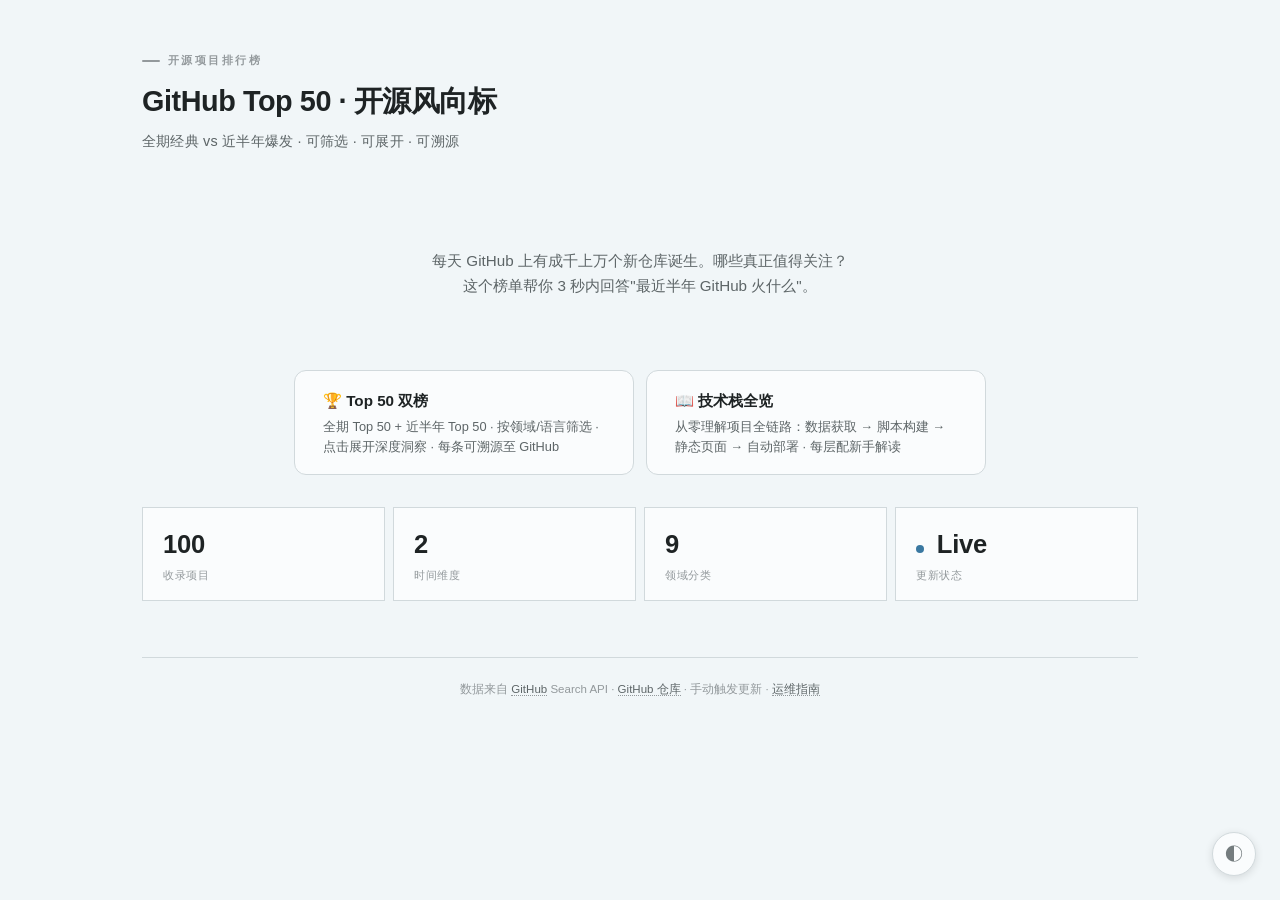
<file: docs/index.html>
<!DOCTYPE html>
<html lang="zh-CN">
<head>
<meta charset="UTF-8">
<meta name="viewport" content="width=device-width,initial-scale=1.0">
<title>oss-top50 · 开源风向标</title>
<script>var s=localStorage.getItem('oss-theme');if(s)document.documentElement.dataset.theme=s</script>
<link rel="stylesheet" href="assets/style.css">
</head>
<body>
<div class="wrap">

<header>
<div class="eyebrow">开源项目排行榜</div>
<h1>GitHub Top 50 · 开源风向标</h1>
<div class="subtitle">全期经典 vs 近半年爆发 · 可筛选 · 可展开 · 可溯源</div>
</header>

<div class="home-hero">
<p>每天 GitHub 上有成千上万个新仓库诞生。哪些真正值得关注？<br>这个榜单帮你 3 秒内回答"最近半年 GitHub 火什么"。</p>
</div>

<div class="home-links">
<a class="home-link" href="top50.html">
<h3>🏆 Top 50 双榜</h3>
<p>全期 Top 50 + 近半年 Top 50 · 按领域/语言筛选 · 点击展开深度洞察 · 每条可溯源至 GitHub</p>
</a>
<a class="home-link" href="tech-stack.html">
<h3>📖 技术栈全览</h3>
<p>从零理解项目全链路：数据获取 → 脚本构建 → 静态页面 → 自动部署 · 每层配新手解读</p>
</a>
</div>

<div class="stats-row" style="margin-top:20px">
<div class="stat-card"><div class="stat-val">100</div><div class="stat-label">收录项目</div></div>
<div class="stat-card"><div class="stat-val">2</div><div class="stat-label">时间维度</div></div>
<div class="stat-card"><div class="stat-val">9</div><div class="stat-label">领域分类</div></div>
<div class="stat-card"><div class="stat-val"><span class="pulse-indicator"></span> Live</div><div class="stat-label">更新状态</div></div>
</div>

<footer style="text-align:center">
数据来自 <a href="https://github.com" target="_blank" rel="noopener noreferrer">GitHub</a> Search API · <a href="https://github.com/QwX777MCC/oss-top50" target="_blank" rel="noopener noreferrer">GitHub 仓库</a> · 手动触发更新 · <a href="https://github.com/QwX777MCC/oss-top50/blob/main/AI-GUIDE.md" target="_blank" rel="noopener noreferrer">运维指南</a>
</footer>

</div>
<button class="theme-toggle" onclick="var d=document.documentElement,t=d.dataset.theme,auto=matchMedia('(prefers-color-scheme:dark)').matches,isDark=(t==='dark')||(!t&&auto);d.dataset.theme=isDark?'light':'dark';localStorage.setItem('oss-theme',d.dataset.theme||'')" title="切换明暗模式">◐</button>
<a class="back-top" href="#" onclick="window.scrollTo({top:0,behavior:'smooth'});return false" title="回到顶部"></a>
<script>(function(){var b=document.querySelector('.back-top');if(b){window.addEventListener('scroll',function(){b.classList.toggle('show',(window.pageYOffset||document.documentElement.scrollTop)>300)},{passive:true})}})()</script>
</body>
</html>
</file>
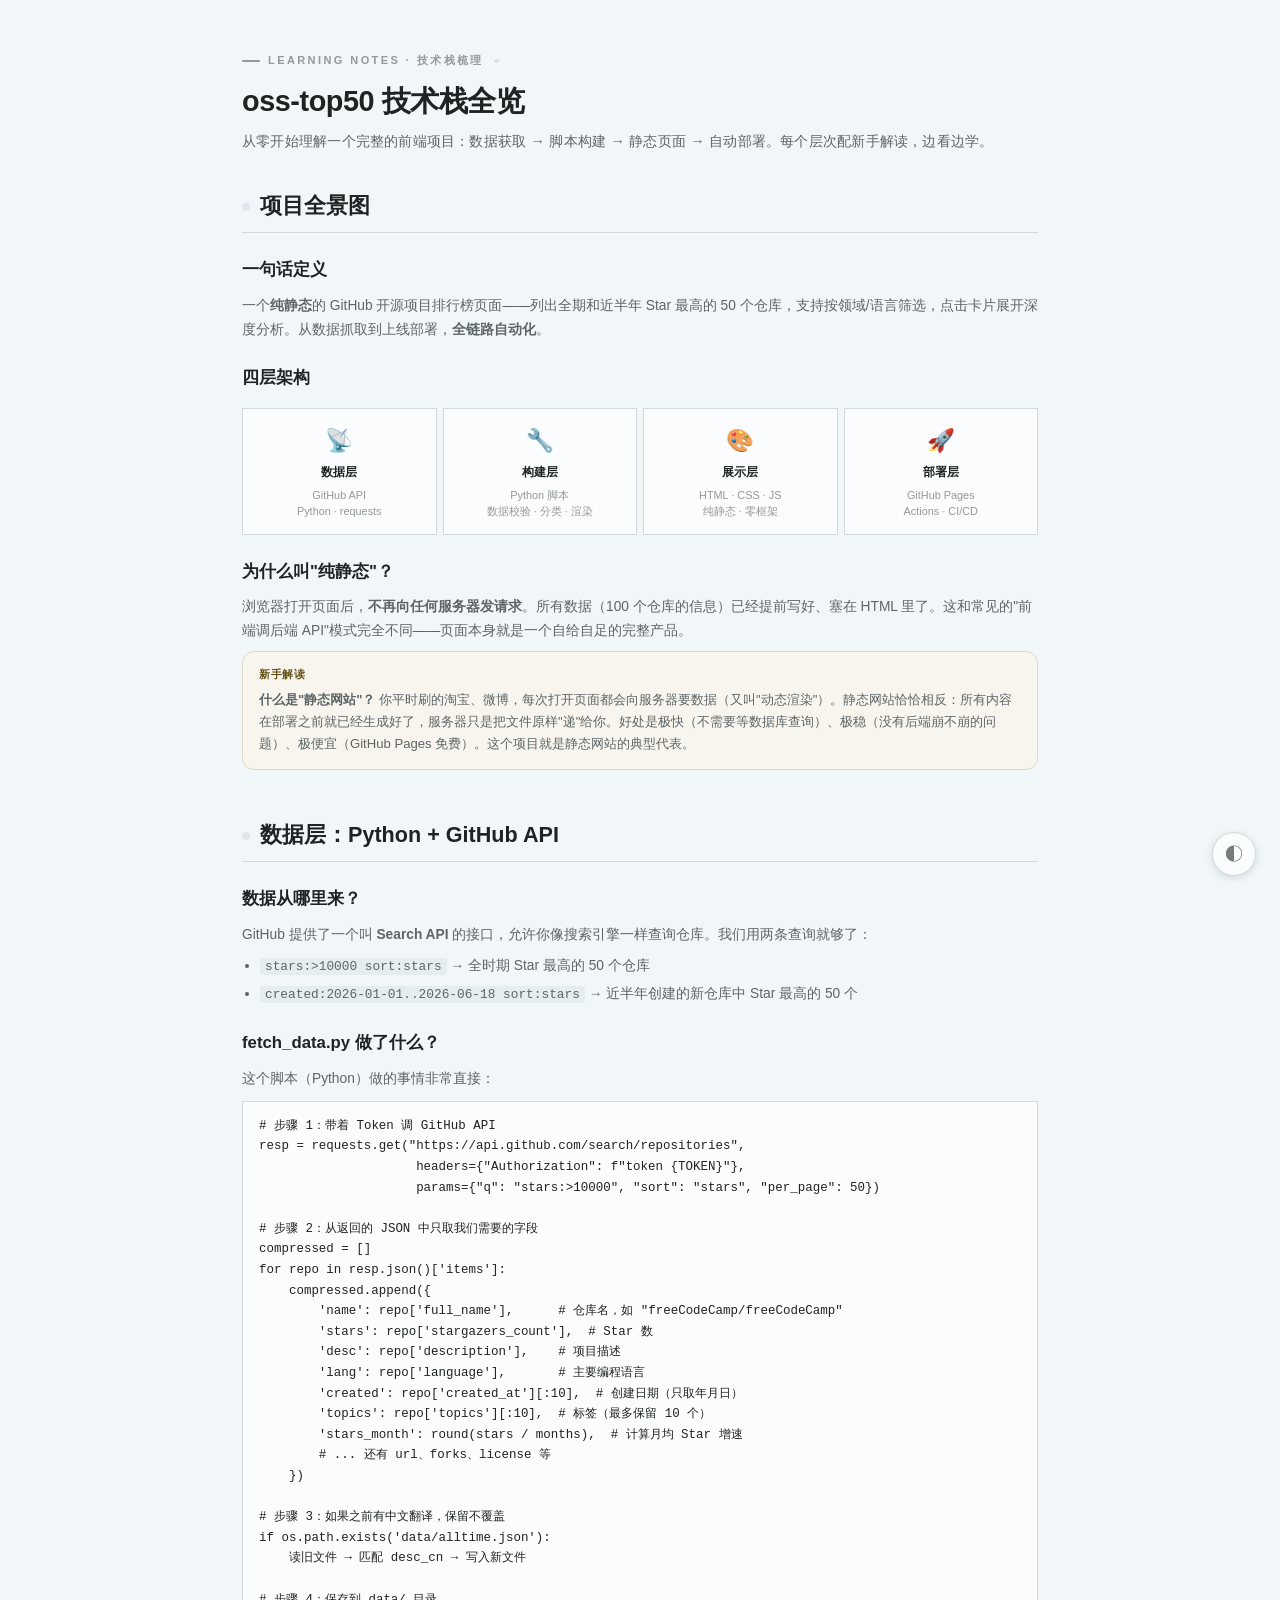
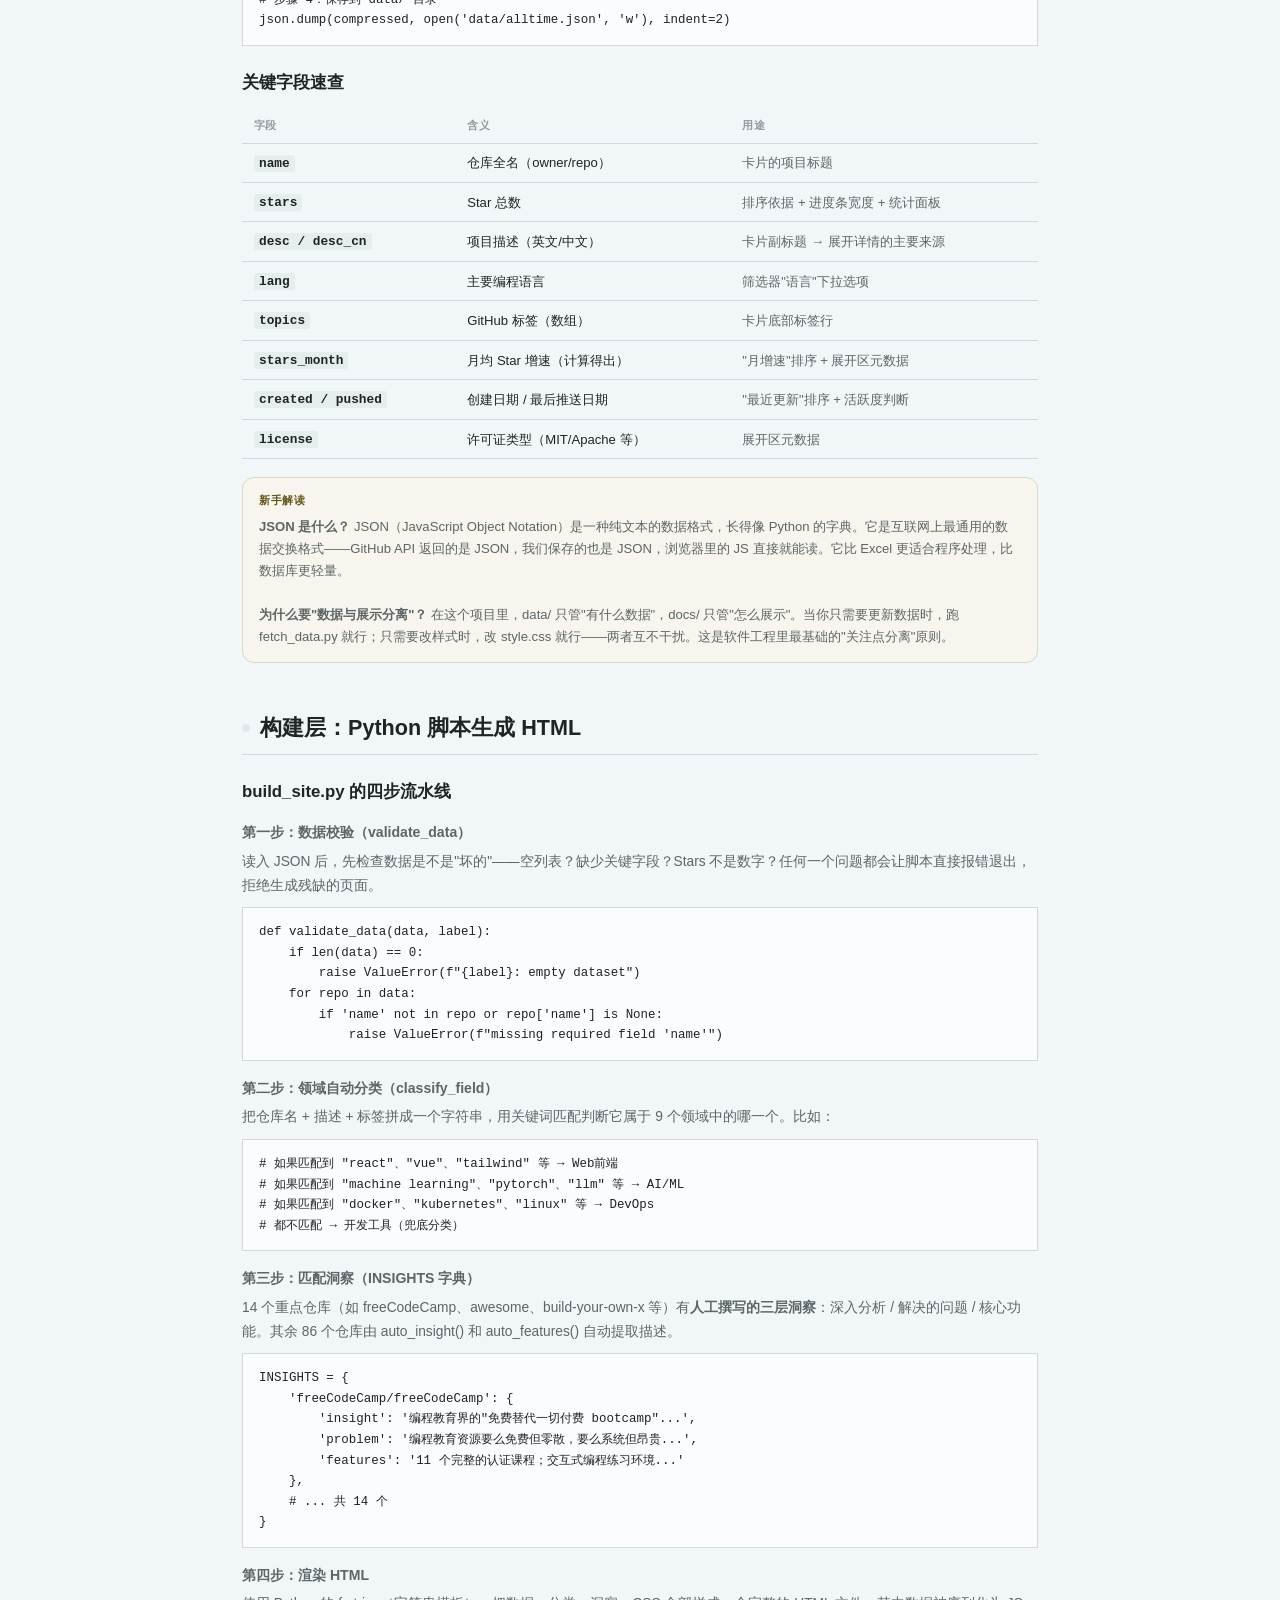
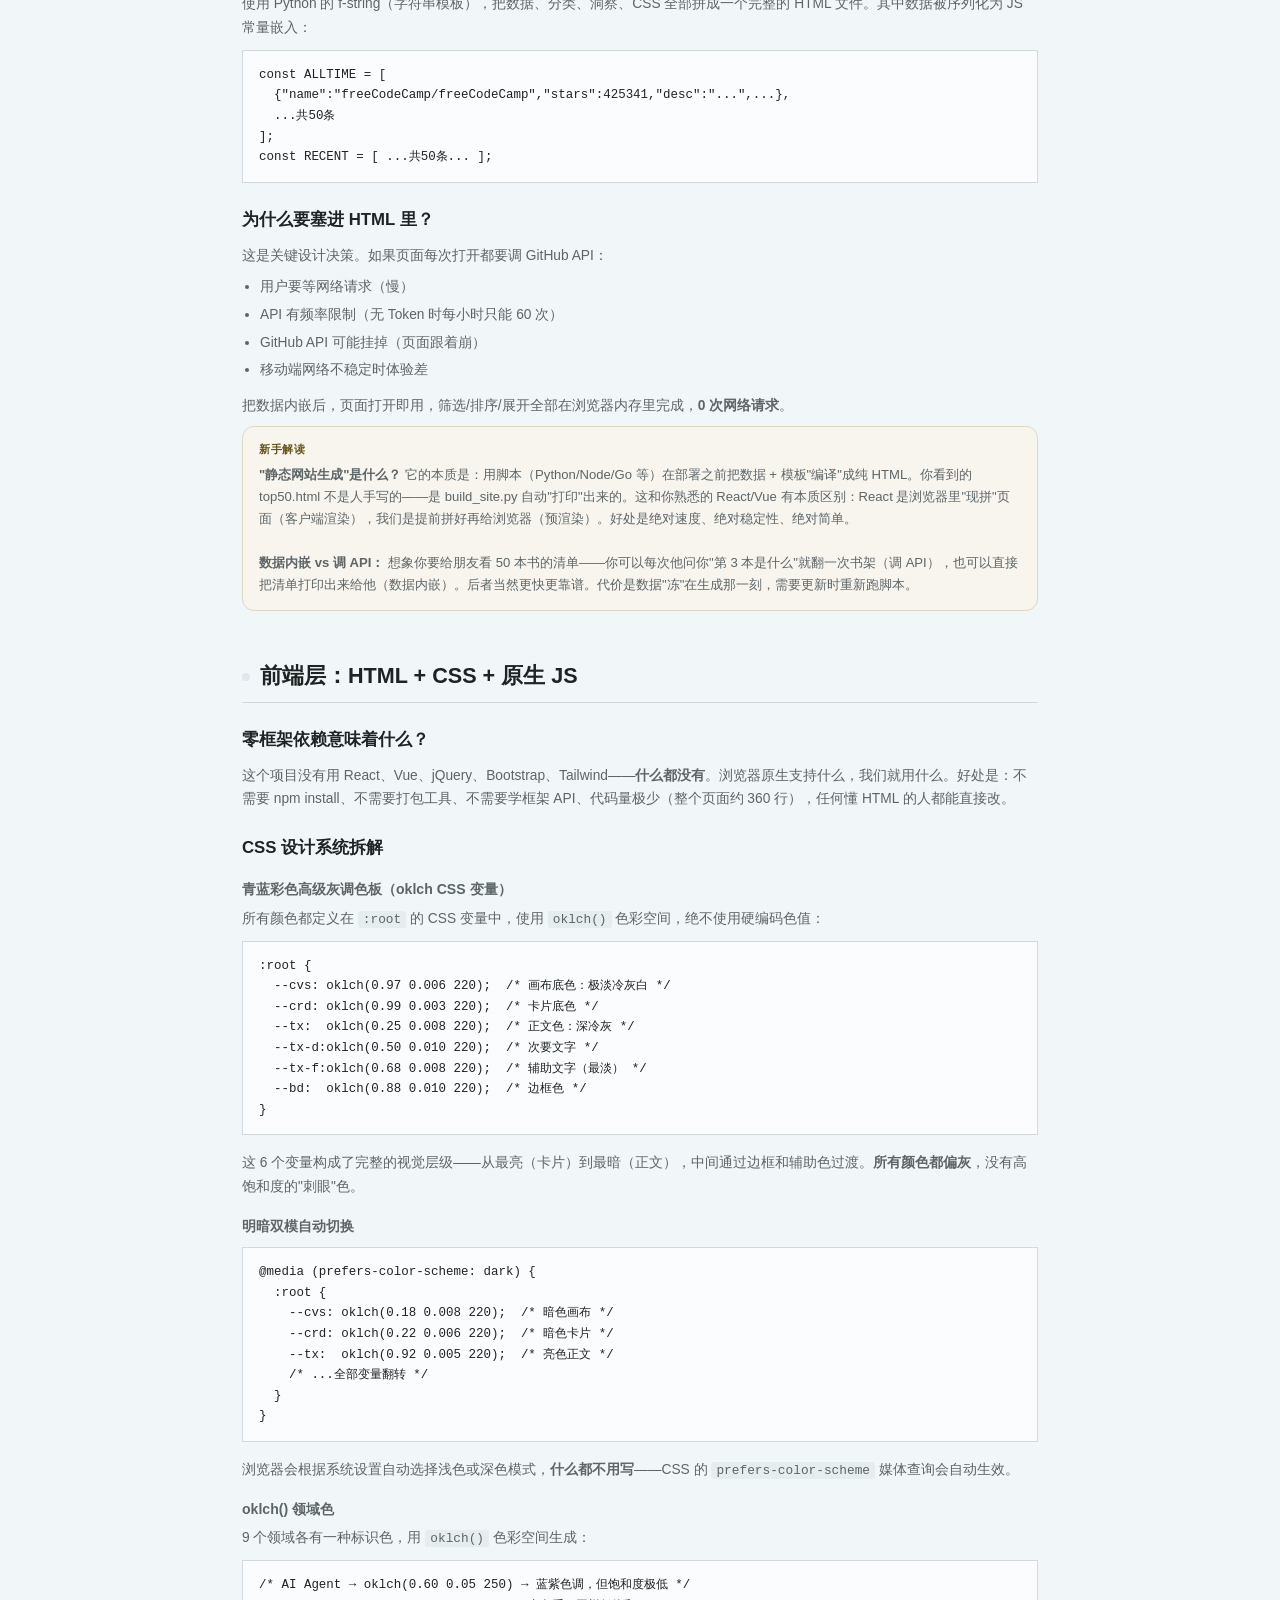
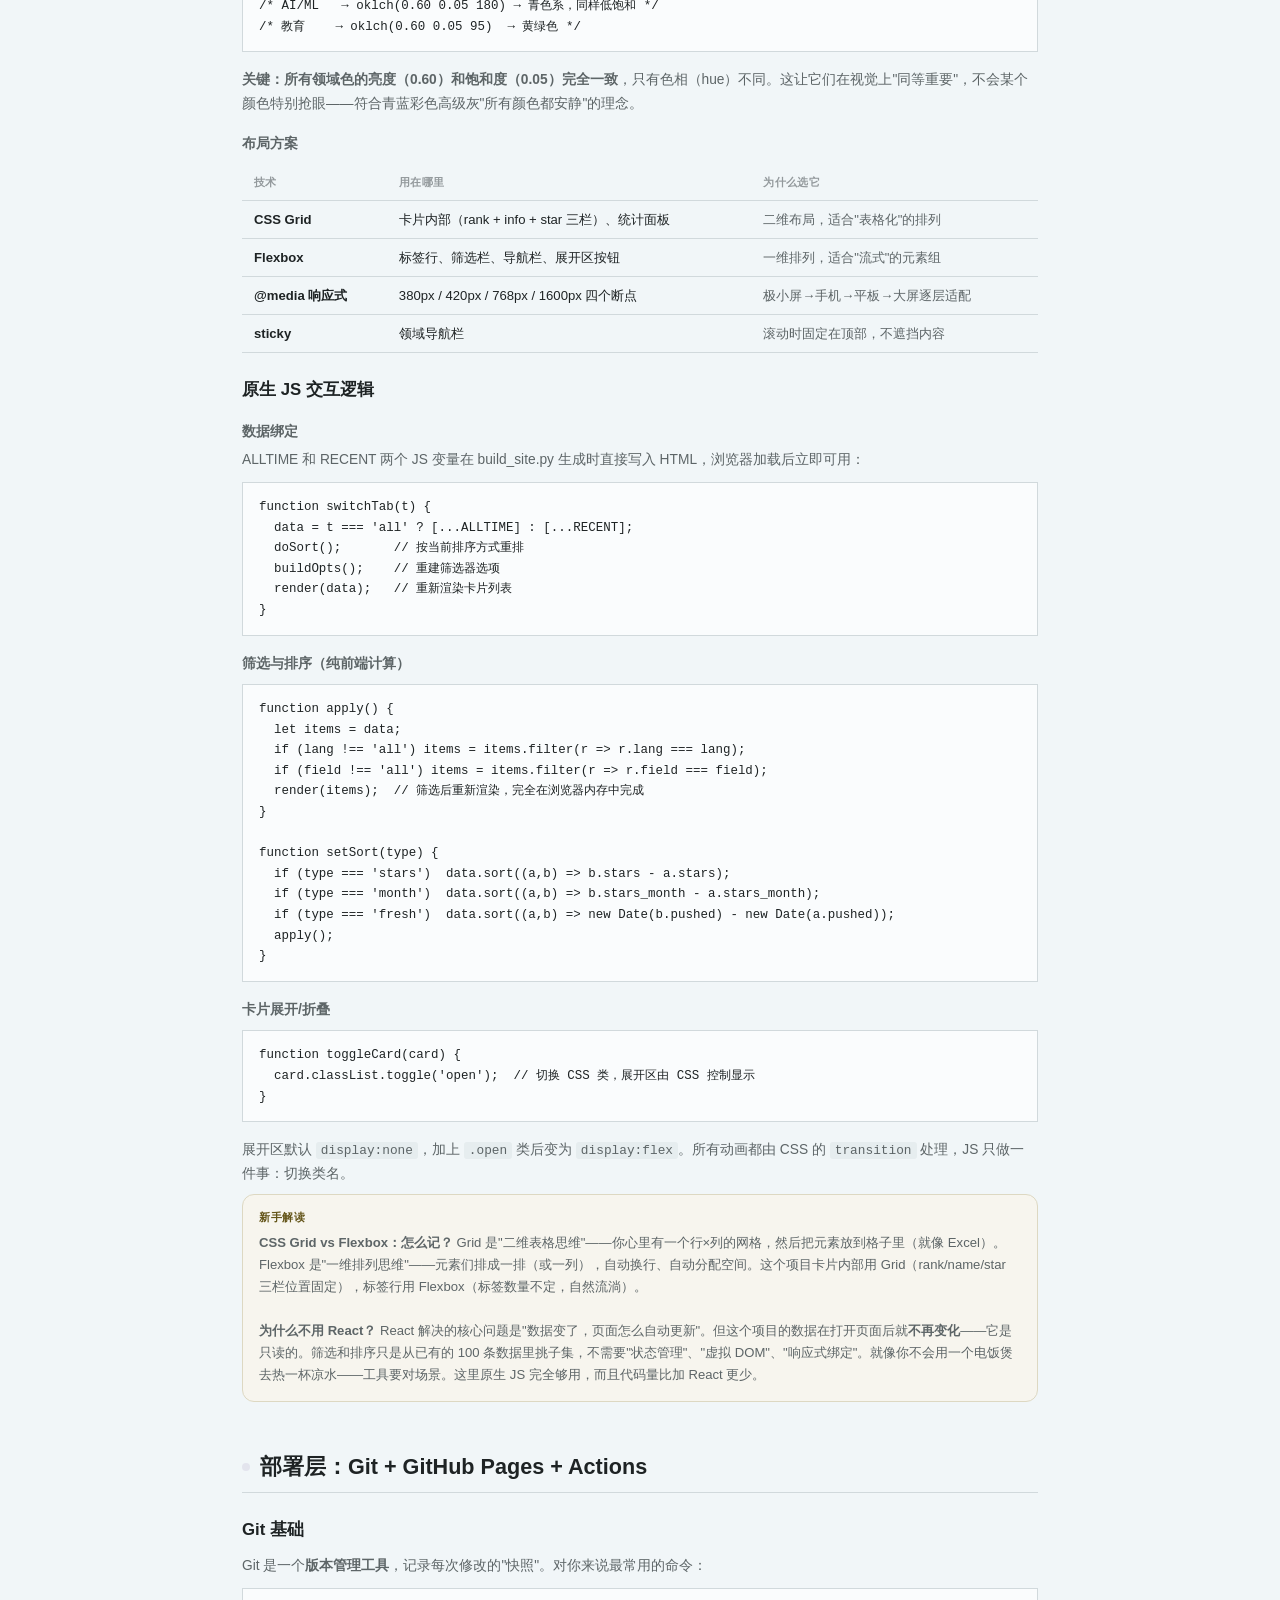
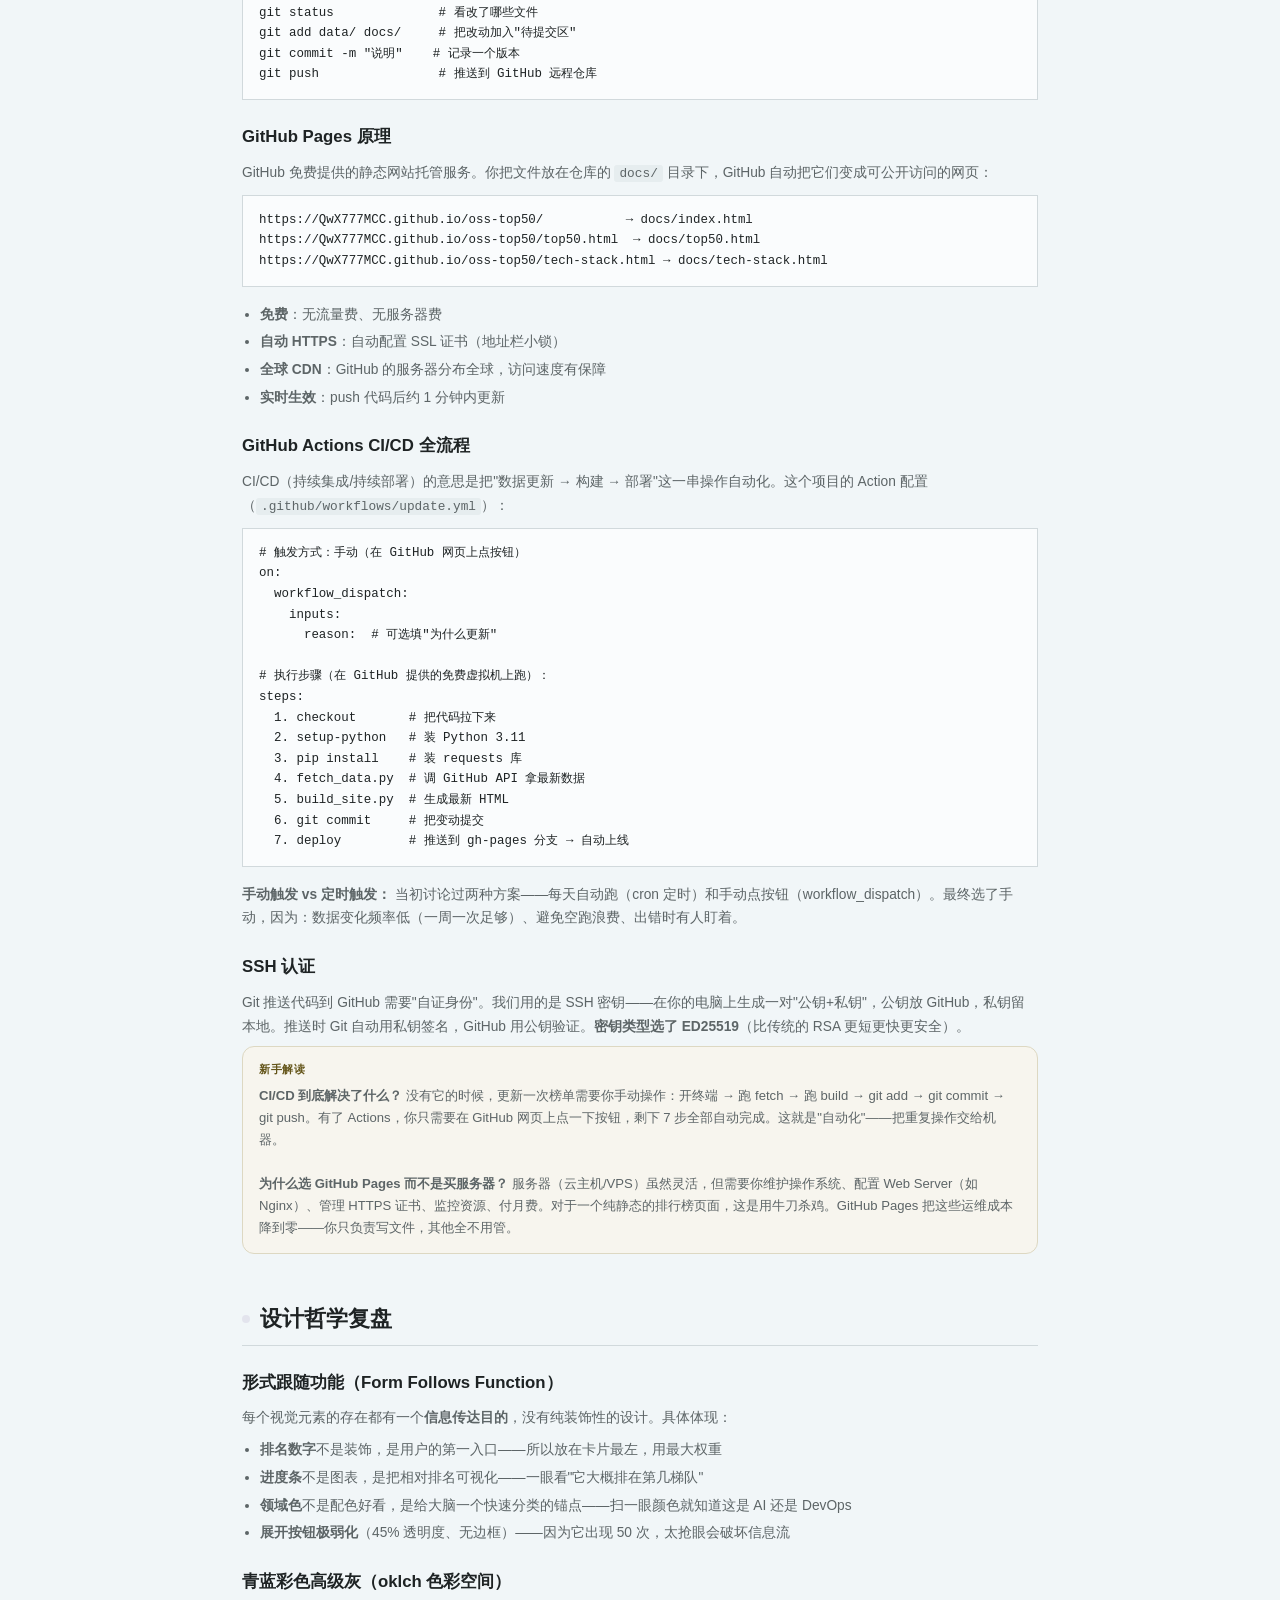
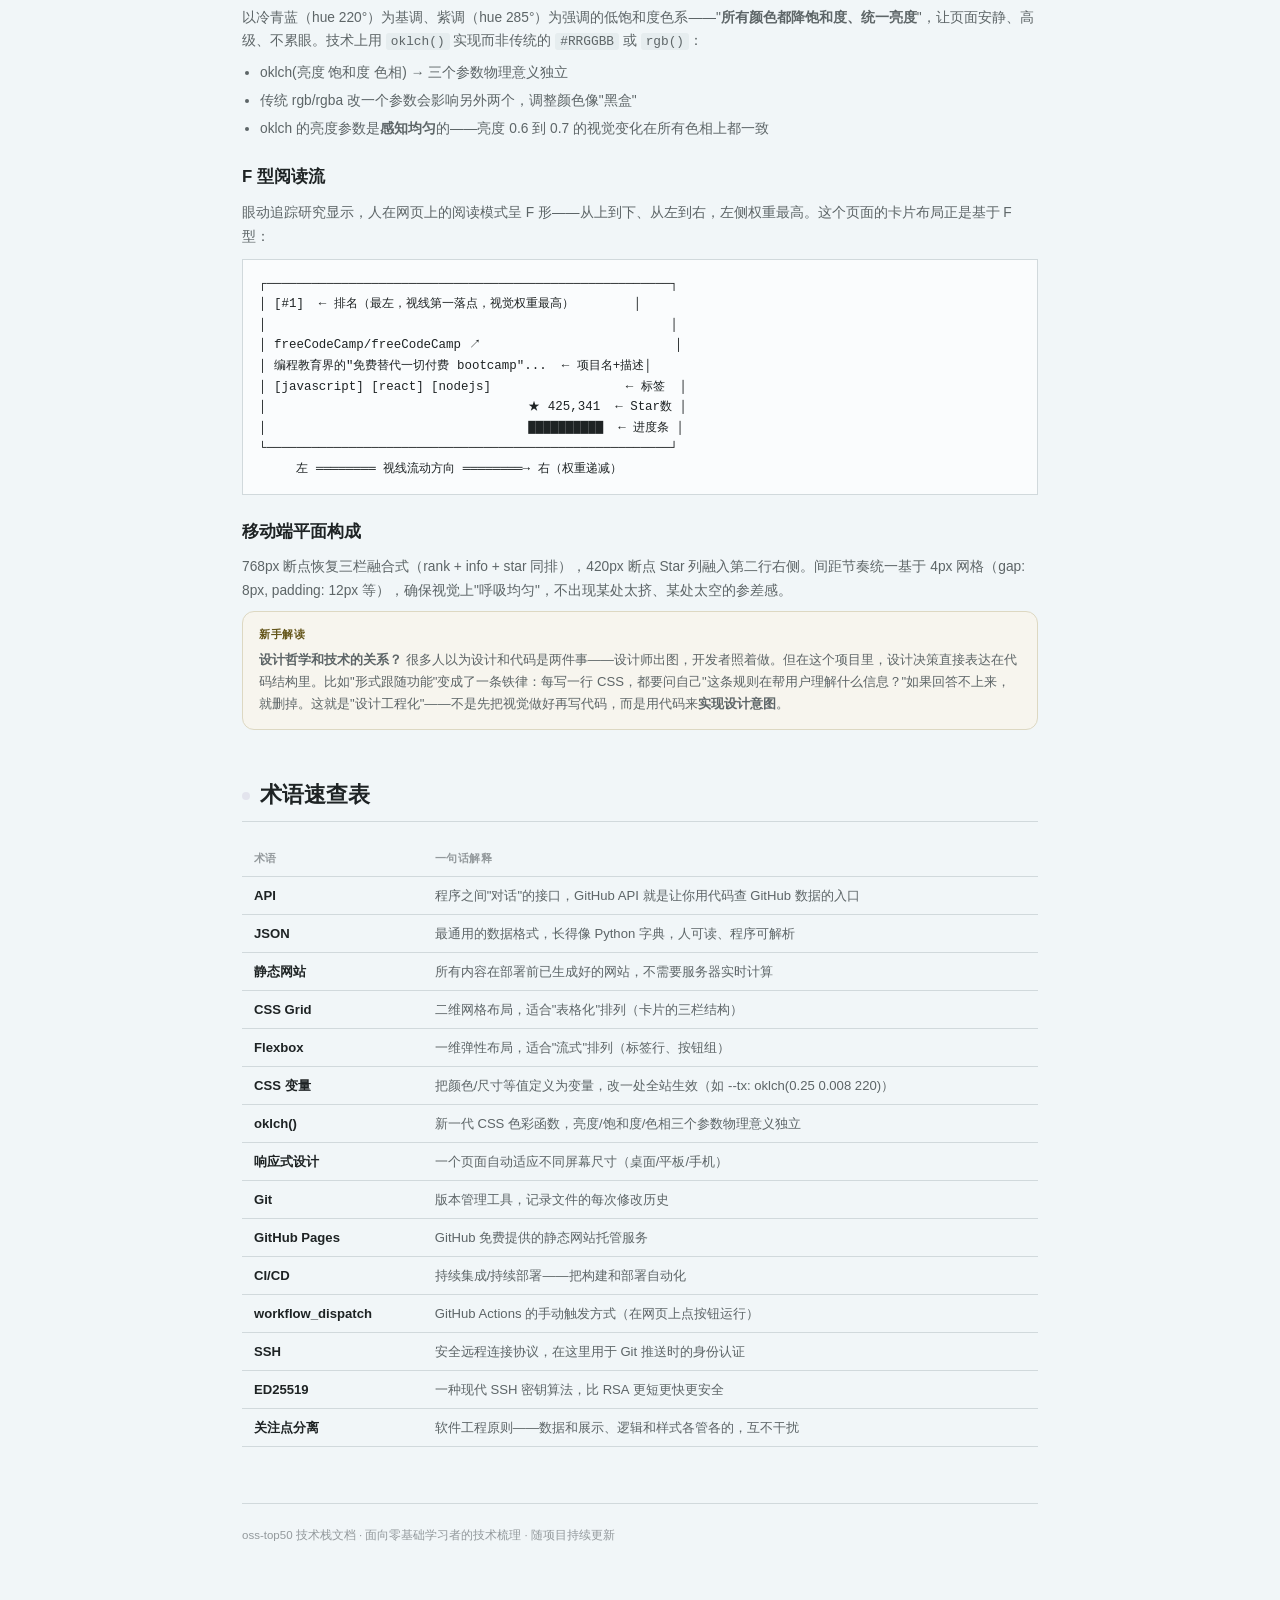
<file: docs/tech-stack.html>
<!DOCTYPE html>
<html lang="zh-CN">
<head>
<meta charset="UTF-8">
<meta name="viewport" content="width=device-width,initial-scale=1.0">
<title>oss-top50 技术栈全览 · 学习笔记</title>
<script>var s=localStorage.getItem('oss-theme');if(s)document.documentElement.dataset.theme=s</script>
<link rel="stylesheet" href="assets/style.css">
<style>
/* ── 技术文档专属样式 ── */
.ts-wrap{max-width:860px;margin:0 auto}
.ts-section{margin-bottom:48px}
.ts-section h2{
  font-size:1.35rem;font-weight:600;color:var(--tx);
  padding-bottom:8px;margin-bottom:20px;
  border-bottom:1.5px solid var(--bd);
  display:flex;align-items:center;gap:10px
}
.ts-section h2 .num{
  display:inline-block;
  width:8px;height:8px;
  border-radius:50%;
  background:var(--crd-a);
  font-size:0;flex-shrink:0
}
.ts-section h3{
  font-size:1.05rem;font-weight:600;color:var(--tx);
  margin:24px 0 10px
}
.ts-section h4{
  font-size:.88rem;font-weight:600;color:var(--tx-d);
  margin:16px 0 6px
}
.ts-section p,.ts-section li{
  font-size:.86rem;line-height:1.72;color:var(--tx-d);margin-bottom:8px
}
.ts-section ul{margin-left:18px;margin-bottom:12px}
.ts-section li{margin-bottom:4px}
/* 代码块 */
.ts-section pre{
  background:var(--crd);border:1px solid var(--bd);
  border-radius:var(--r);padding:14px 16px;
  font-size:.78rem;line-height:1.65;
  overflow-x:auto;margin:10px 0 16px;
  font-family:var(--mono)
}
.ts-section code{
  font-family:var(--mono);font-size:.8rem;
  background:var(--crd-h);padding:1px 5px;border-radius:3px
}
.ts-section pre code{background:none;padding:0;font-size:inherit}
/* 新手解读卡片 */
.novice-box{
  background:oklch(0.97 0.01 95);border:1px solid oklch(0.88 0.03 95);
  border-radius:var(--rl);padding:14px 16px;margin-bottom:14px
}
@media(prefers-color-scheme:dark){
  .novice-box{
    background:oklch(0.22 0.01 95);border-color:oklch(0.28 0.02 95)
  }
  .novice-box .nb-label{
    color:oklch(0.55 0.06 95)
  }
}
[data-theme="dark"] .novice-box{
  background:oklch(0.22 0.01 95);border-color:oklch(0.28 0.02 95)
}
[data-theme="dark"] .novice-box .nb-label{
  color:oklch(0.55 0.06 95)
}
[data-theme="light"] .novice-box{
  background:oklch(0.97 0.01 95);border-color:oklch(0.88 0.03 95)
}
[data-theme="light"] .novice-box .nb-label{
  color:oklch(0.45 0.08 95)
}
.novice-box .nb-label{
  font-size:.68rem;font-weight:600;letter-spacing:.06em;
  text-transform:uppercase;color:oklch(0.45 0.08 95);
  margin-bottom:6px
}
.novice-box p{font-size:.82rem;line-height:1.68;color:var(--tx-d);margin:0}
.novice-box p+p{margin-top:6px}
/* 术语表 */
.term-table{width:100%;border-collapse:collapse;margin:12px 0 18px;font-size:.82rem}
.term-table th,.term-table td{
  padding:8px 12px;border-bottom:1px solid var(--bd);
  text-align:left;line-height:1.6
}
.term-table th{font-size:.7rem;color:var(--tx-f);font-weight:600;letter-spacing:.04em;text-transform:uppercase}
.term-table td:first-child{font-weight:600;color:var(--tx);white-space:nowrap}
.term-table td:last-child{color:var(--tx-d)}
/* 架构图 */
.arch-diagram{
  display:grid;grid-template-columns:repeat(4,1fr);
  gap:6px;margin:16px 0 24px
}
.arch-block{
  background:var(--crd);border:1px solid var(--bd);
  border-radius:var(--r);padding:14px 10px;text-align:center
}
.arch-block .ab-title{font-size:.78rem;font-weight:600;color:var(--tx);margin-bottom:4px}
.arch-block .ab-tech{font-size:.68rem;color:var(--tx-f);line-height:1.5}
.arch-block .ab-icon{font-size:1.4rem;margin-bottom:4px}
@media(max-width:768px){
  .arch-diagram{grid-template-columns:repeat(2,1fr)}
  .ts-section h2{font-size:1.2rem}
}
@media(max-width:420px){
  .arch-diagram{grid-template-columns:1fr}
  .ts-section pre{font-size:.7rem;padding:10px 12px}
  .term-table th,.term-table td{padding:6px 8px;font-size:.74rem}
  .theme-toggle,.back-top{width:38px;height:38px;font-size:.95rem;right:12px}
  .back-top{bottom:66px}
}
@media(max-width:380px){
  .ts-section pre{font-size:.65rem}
  .term-table th,.term-table td{padding:4px 6px;font-size:.68rem}
  .theme-toggle,.back-top{width:34px;height:34px;font-size:.85rem;right:8px}
  .back-top{bottom:56px}
}
@media(min-width:1600px){
  .ts-section h2{font-size:1.5rem}
}
/* 快捷键 */
.shortcut{display:inline-flex;align-items:center;gap:3px}
.shortcut kbd{
  display:inline-block;padding:1px 6px;font-size:.72rem;
  background:var(--crd);border:1px solid var(--bd);
  border-radius:3px;font-family:var(--mono);line-height:1.6
}
</style>
</head>
<body>
<div class="wrap ts-wrap">

<header>
<a class="eyebrow" href="./" title="返回首页">Learning Notes · 技术栈梳理</a>
<h1>oss-top50 技术栈全览</h1>
<div class="subtitle">从零开始理解一个完整的前端项目：数据获取 → 脚本构建 → 静态页面 → 自动部署。每个层次配新手解读，边看边学。</div>
</header>

<!-- ═══════════ 一、项目全景 ═══════════ -->
<section class="ts-section">
<h2><span class="num">一</span> 项目全景图</h2>

<h3>一句话定义</h3>
<p>一个<strong>纯静态</strong>的 GitHub 开源项目排行榜页面——列出全期和近半年 Star 最高的 50 个仓库，支持按领域/语言筛选，点击卡片展开深度分析。从数据抓取到上线部署，<strong>全链路自动化</strong>。</p>

<h3>四层架构</h3>
<div class="arch-diagram">
  <div class="arch-block">
    <div class="ab-icon">📡</div>
    <div class="ab-title">数据层</div>
    <div class="ab-tech">GitHub API<br>Python · requests</div>
  </div>
  <div class="arch-block">
    <div class="ab-icon">🔧</div>
    <div class="ab-title">构建层</div>
    <div class="ab-tech">Python 脚本<br>数据校验 · 分类 · 渲染</div>
  </div>
  <div class="arch-block">
    <div class="ab-icon">🎨</div>
    <div class="ab-title">展示层</div>
    <div class="ab-tech">HTML · CSS · JS<br>纯静态 · 零框架</div>
  </div>
  <div class="arch-block">
    <div class="ab-icon">🚀</div>
    <div class="ab-title">部署层</div>
    <div class="ab-tech">GitHub Pages<br>Actions · CI/CD</div>
  </div>
</div>

<h3>为什么叫"纯静态"？</h3>
<p>浏览器打开页面后，<strong>不再向任何服务器发请求</strong>。所有数据（100 个仓库的信息）已经提前写好、塞在 HTML 里了。这和常见的"前端调后端 API"模式完全不同——页面本身就是一个自给自足的完整产品。</p>

<div class="novice-box">
<div class="nb-label">新手解读</div>
<p><strong>什么是"静态网站"？</strong> 你平时刷的淘宝、微博，每次打开页面都会向服务器要数据（又叫"动态渲染"）。静态网站恰恰相反：所有内容在部署之前就已经生成好了，服务器只是把文件原样"递"给你。好处是极快（不需要等数据库查询）、极稳（没有后端崩不崩的问题）、极便宜（GitHub Pages 免费）。这个项目就是静态网站的典型代表。</p>
</div>
</section>

<!-- ═══════════ 二、数据层 ═══════════ -->
<section class="ts-section">
<h2><span class="num">二</span> 数据层：Python + GitHub API</h2>

<h3>数据从哪里来？</h3>
<p>GitHub 提供了一个叫 <strong>Search API</strong> 的接口，允许你像搜索引擎一样查询仓库。我们用两条查询就够了：</p>
<ul>
  <li><code>stars:&gt;10000 sort:stars</code> → 全时期 Star 最高的 50 个仓库</li>
  <li><code>created:2026-01-01..2026-06-18 sort:stars</code> → 近半年创建的新仓库中 Star 最高的 50 个</li>
</ul>

<h3>fetch_data.py 做了什么？</h3>
<p>这个脚本（Python）做的事情非常直接：</p>
<pre><code># 步骤 1：带着 Token 调 GitHub API
resp = requests.get("https://api.github.com/search/repositories",
                     headers={"Authorization": f"token {TOKEN}"},
                     params={"q": "stars:>10000", "sort": "stars", "per_page": 50})

# 步骤 2：从返回的 JSON 中只取我们需要的字段
compressed = []
for repo in resp.json()['items']:
    compressed.append({
        'name': repo['full_name'],      # 仓库名，如 "freeCodeCamp/freeCodeCamp"
        'stars': repo['stargazers_count'],  # Star 数
        'desc': repo['description'],    # 项目描述
        'lang': repo['language'],       # 主要编程语言
        'created': repo['created_at'][:10],  # 创建日期（只取年月日）
        'topics': repo['topics'][:10],  # 标签（最多保留 10 个）
        'stars_month': round(stars / months),  # 计算月均 Star 增速
        # ... 还有 url、forks、license 等
    })

# 步骤 3：如果之前有中文翻译，保留不覆盖
if os.path.exists('data/alltime.json'):
    读旧文件 → 匹配 desc_cn → 写入新文件

# 步骤 4：保存到 data/ 目录
json.dump(compressed, open('data/alltime.json', 'w'), indent=2)</code></pre>

<h3>关键字段速查</h3>
<table class="term-table">
<tr><th>字段</th><th>含义</th><th>用途</th></tr>
<tr><td><code>name</code></td><td>仓库全名（owner/repo）</td><td>卡片的项目标题</td></tr>
<tr><td><code>stars</code></td><td>Star 总数</td><td>排序依据 + 进度条宽度 + 统计面板</td></tr>
<tr><td><code>desc / desc_cn</code></td><td>项目描述（英文/中文）</td><td>卡片副标题 → 展开详情的主要来源</td></tr>
<tr><td><code>lang</code></td><td>主要编程语言</td><td>筛选器"语言"下拉选项</td></tr>
<tr><td><code>topics</code></td><td>GitHub 标签（数组）</td><td>卡片底部标签行</td></tr>
<tr><td><code>stars_month</code></td><td>月均 Star 增速（计算得出）</td><td>"月增速"排序 + 展开区元数据</td></tr>
<tr><td><code>created / pushed</code></td><td>创建日期 / 最后推送日期</td><td>"最近更新"排序 + 活跃度判断</td></tr>
<tr><td><code>license</code></td><td>许可证类型（MIT/Apache 等）</td><td>展开区元数据</td></tr>
</table>

<div class="novice-box">
<div class="nb-label">新手解读</div>
<p><strong>JSON 是什么？</strong> JSON（JavaScript Object Notation）是一种纯文本的数据格式，长得像 Python 的字典。它是互联网上最通用的数据交换格式——GitHub API 返回的是 JSON，我们保存的也是 JSON，浏览器里的 JS 直接就能读。它比 Excel 更适合程序处理，比数据库更轻量。<br><br>
<strong>为什么要"数据与展示分离"？</strong> 在这个项目里，data/ 只管"有什么数据"，docs/ 只管"怎么展示"。当你只需要更新数据时，跑 fetch_data.py 就行；只需要改样式时，改 style.css 就行——两者互不干扰。这是软件工程里最基础的"关注点分离"原则。</p>
</div>
</section>

<!-- ═══════════ 三、构建层 ═══════════ -->
<section class="ts-section">
<h2><span class="num">三</span> 构建层：Python 脚本生成 HTML</h2>

<h3>build_site.py 的四步流水线</h3>

<h4>第一步：数据校验（validate_data）</h4>
<p>读入 JSON 后，先检查数据是不是"坏的"——空列表？缺少关键字段？Stars 不是数字？任何一个问题都会让脚本直接报错退出，拒绝生成残缺的页面。</p>
<pre><code>def validate_data(data, label):
    if len(data) == 0:
        raise ValueError(f"{label}: empty dataset")
    for repo in data:
        if 'name' not in repo or repo['name'] is None:
            raise ValueError(f"missing required field 'name'")</code></pre>

<h4>第二步：领域自动分类（classify_field）</h4>
<p>把仓库名 + 描述 + 标签拼成一个字符串，用关键词匹配判断它属于 9 个领域中的哪一个。比如：</p>
<pre><code># 如果匹配到 "react"、"vue"、"tailwind" 等 → Web前端
# 如果匹配到 "machine learning"、"pytorch"、"llm" 等 → AI/ML
# 如果匹配到 "docker"、"kubernetes"、"linux" 等 → DevOps
# 都不匹配 → 开发工具（兜底分类）</code></pre>

<h4>第三步：匹配洞察（INSIGHTS 字典）</h4>
<p>14 个重点仓库（如 freeCodeCamp、awesome、build-your-own-x 等）有<strong>人工撰写的三层洞察</strong>：深入分析 / 解决的问题 / 核心功能。其余 86 个仓库由 auto_insight() 和 auto_features() 自动提取描述。</p>
<pre><code>INSIGHTS = {
    'freeCodeCamp/freeCodeCamp': {
        'insight': '编程教育界的"免费替代一切付费 bootcamp"...',
        'problem': '编程教育资源要么免费但零散，要么系统但昂贵...',
        'features': '11 个完整的认证课程；交互式编程练习环境...'
    },
    # ... 共 14 个
}</code></pre>

<h4>第四步：渲染 HTML</h4>
<p>使用 Python 的 f-string（字符串模板），把数据、分类、洞察、CSS 全部拼成一个完整的 HTML 文件。其中数据被序列化为 JS 常量嵌入：</p>
<pre><code>const ALLTIME = [
  {"name":"freeCodeCamp/freeCodeCamp","stars":425341,"desc":"...",...},
  ...共50条
];
const RECENT = [ ...共50条... ];</code></pre>

<h3>为什么要塞进 HTML 里？</h3>
<p>这是关键设计决策。如果页面每次打开都要调 GitHub API：</p>
<ul>
  <li>用户要等网络请求（慢）</li>
  <li>API 有频率限制（无 Token 时每小时只能 60 次）</li>
  <li>GitHub API 可能挂掉（页面跟着崩）</li>
  <li>移动端网络不稳定时体验差</li>
</ul>
<p>把数据内嵌后，页面打开即用，筛选/排序/展开全部在浏览器内存里完成，<strong>0 次网络请求</strong>。</p>

<div class="novice-box">
<div class="nb-label">新手解读</div>
<p><strong>"静态网站生成"是什么？</strong> 它的本质是：用脚本（Python/Node/Go 等）在部署之前把数据 + 模板"编译"成纯 HTML。你看到的 top50.html 不是人手写的——是 build_site.py 自动"打印"出来的。这和你熟悉的 React/Vue 有本质区别：React 是浏览器里"现拼"页面（客户端渲染），我们是提前拼好再给浏览器（预渲染）。好处是绝对速度、绝对稳定性、绝对简单。<br><br>
<strong>数据内嵌 vs 调 API：</strong> 想象你要给朋友看 50 本书的清单——你可以每次他问你"第 3 本是什么"就翻一次书架（调 API），也可以直接把清单打印出来给他（数据内嵌）。后者当然更快更靠谱。代价是数据"冻"在生成那一刻，需要更新时重新跑脚本。</p>
</div>
</section>

<!-- ═══════════ 四、前端层 ═══════════ -->
<section class="ts-section">
<h2><span class="num">四</span> 前端层：HTML + CSS + 原生 JS</h2>

<h3>零框架依赖意味着什么？</h3>
<p>这个项目没有用 React、Vue、jQuery、Bootstrap、Tailwind——<strong>什么都没有</strong>。浏览器原生支持什么，我们就用什么。好处是：不需要 npm install、不需要打包工具、不需要学框架 API、代码量极少（整个页面约 360 行），任何懂 HTML 的人都能直接改。</p>

<h3>CSS 设计系统拆解</h3>

<h4>青蓝彩色高级灰调色板（oklch CSS 变量）</h4>
<p>所有颜色都定义在 <code>:root</code> 的 CSS 变量中，使用 <code>oklch()</code> 色彩空间，绝不使用硬编码色值：</p>
<pre><code>:root {
  --cvs: oklch(0.97 0.006 220);  /* 画布底色：极淡冷灰白 */
  --crd: oklch(0.99 0.003 220);  /* 卡片底色 */
  --tx:  oklch(0.25 0.008 220);  /* 正文色：深冷灰 */
  --tx-d:oklch(0.50 0.010 220);  /* 次要文字 */
  --tx-f:oklch(0.68 0.008 220);  /* 辅助文字（最淡） */
  --bd:  oklch(0.88 0.010 220);  /* 边框色 */
}</code></pre>
<p>这 6 个变量构成了完整的视觉层级——从最亮（卡片）到最暗（正文），中间通过边框和辅助色过渡。<strong>所有颜色都偏灰</strong>，没有高饱和度的"刺眼"色。</p>

<h4>明暗双模自动切换</h4>
<pre><code>@media (prefers-color-scheme: dark) {
  :root {
    --cvs: oklch(0.18 0.008 220);  /* 暗色画布 */
    --crd: oklch(0.22 0.006 220);  /* 暗色卡片 */
    --tx:  oklch(0.92 0.005 220);  /* 亮色正文 */
    /* ...全部变量翻转 */
  }
}</code></pre>
<p>浏览器会根据系统设置自动选择浅色或深色模式，<strong>什么都不用写</strong>——CSS 的 <code>prefers-color-scheme</code> 媒体查询会自动生效。</p>

<h4>oklch() 领域色</h4>
<p>9 个领域各有一种标识色，用 <code>oklch()</code> 色彩空间生成：</p>
<pre><code>/* AI Agent → oklch(0.60 0.05 250) → 蓝紫色调，但饱和度极低 */
/* AI/ML   → oklch(0.60 0.05 180) → 青色系，同样低饱和 */
/* 教育    → oklch(0.60 0.05 95)  → 黄绿色 */</code></pre>
<p><strong>关键：所有领域色的亮度（0.60）和饱和度（0.05）完全一致</strong>，只有色相（hue）不同。这让它们在视觉上"同等重要"，不会某个颜色特别抢眼——符合青蓝彩色高级灰"所有颜色都安静"的理念。</p>

<h4>布局方案</h4>
<table class="term-table">
<tr><th>技术</th><th>用在哪里</th><th>为什么选它</th></tr>
<tr><td><strong>CSS Grid</strong></td><td>卡片内部（rank + info + star 三栏）、统计面板</td><td>二维布局，适合"表格化"的排列</td></tr>
<tr><td><strong>Flexbox</strong></td><td>标签行、筛选栏、导航栏、展开区按钮</td><td>一维排列，适合"流式"的元素组</td></tr>
<tr><td><strong>@media 响应式</strong></td><td>380px / 420px / 768px / 1600px 四个断点</td><td>极小屏→手机→平板→大屏逐层适配</td></tr>
<tr><td><strong>sticky</strong></td><td>领域导航栏</td><td>滚动时固定在顶部，不遮挡内容</td></tr>
</table>

<h3>原生 JS 交互逻辑</h3>

<h4>数据绑定</h4>
<p>ALLTIME 和 RECENT 两个 JS 变量在 build_site.py 生成时直接写入 HTML，浏览器加载后立即可用：</p>
<pre><code>function switchTab(t) {
  data = t === 'all' ? [...ALLTIME] : [...RECENT];
  doSort();       // 按当前排序方式重排
  buildOpts();    // 重建筛选器选项
  render(data);   // 重新渲染卡片列表
}</code></pre>

<h4>筛选与排序（纯前端计算）</h4>
<pre><code>function apply() {
  let items = data;
  if (lang !== 'all') items = items.filter(r => r.lang === lang);
  if (field !== 'all') items = items.filter(r => r.field === field);
  render(items);  // 筛选后重新渲染，完全在浏览器内存中完成
}

function setSort(type) {
  if (type === 'stars')  data.sort((a,b) => b.stars - a.stars);
  if (type === 'month')  data.sort((a,b) => b.stars_month - a.stars_month);
  if (type === 'fresh')  data.sort((a,b) => new Date(b.pushed) - new Date(a.pushed));
  apply();
}</code></pre>

<h4>卡片展开/折叠</h4>
<pre><code>function toggleCard(card) {
  card.classList.toggle('open');  // 切换 CSS 类，展开区由 CSS 控制显示
}</code></pre>
<p>展开区默认 <code>display:none</code>，加上 <code>.open</code> 类后变为 <code>display:flex</code>。所有动画都由 CSS 的 <code>transition</code> 处理，JS 只做一件事：切换类名。</p>

<div class="novice-box">
<div class="nb-label">新手解读</div>
<p><strong>CSS Grid vs Flexbox：怎么记？</strong> Grid 是"二维表格思维"——你心里有一个行×列的网格，然后把元素放到格子里（就像 Excel）。Flexbox 是"一维排列思维"——元素们排成一排（或一列），自动换行、自动分配空间。这个项目卡片内部用 Grid（rank/name/star 三栏位置固定），标签行用 Flexbox（标签数量不定，自然流淌）。<br><br>
<strong>为什么不用 React？</strong> React 解决的核心问题是"数据变了，页面怎么自动更新"。但这个项目的数据在打开页面后就<strong>不再变化</strong>——它是只读的。筛选和排序只是从已有的 100 条数据里挑子集，不需要"状态管理"、"虚拟 DOM"、"响应式绑定"。就像你不会用一个电饭煲去热一杯凉水——工具要对场景。这里原生 JS 完全够用，而且代码量比加 React 更少。</p>
</div>
</section>

<!-- ═══════════ 五、部署层 ═══════════ -->
<section class="ts-section">
<h2><span class="num">五</span> 部署层：Git + GitHub Pages + Actions</h2>

<h3>Git 基础</h3>
<p>Git 是一个<strong>版本管理工具</strong>，记录每次修改的"快照"。对你来说最常用的命令：</p>
<pre><code>git status              # 看改了哪些文件
git add data/ docs/     # 把改动加入"待提交区"
git commit -m "说明"    # 记录一个版本
git push                # 推送到 GitHub 远程仓库</code></pre>

<h3>GitHub Pages 原理</h3>
<p>GitHub 免费提供的静态网站托管服务。你把文件放在仓库的 <code>docs/</code> 目录下，GitHub 自动把它们变成可公开访问的网页：</p>
<pre><code>https://QwX777MCC.github.io/oss-top50/           → docs/index.html
https://QwX777MCC.github.io/oss-top50/top50.html  → docs/top50.html
https://QwX777MCC.github.io/oss-top50/tech-stack.html → docs/tech-stack.html</code></pre>
<ul>
  <li><strong>免费</strong>：无流量费、无服务器费</li>
  <li><strong>自动 HTTPS</strong>：自动配置 SSL 证书（地址栏小锁）</li>
  <li><strong>全球 CDN</strong>：GitHub 的服务器分布全球，访问速度有保障</li>
  <li><strong>实时生效</strong>：push 代码后约 1 分钟内更新</li>
</ul>

<h3>GitHub Actions CI/CD 全流程</h3>
<p>CI/CD（持续集成/持续部署）的意思是把"数据更新 → 构建 → 部署"这一串操作自动化。这个项目的 Action 配置（<code>.github/workflows/update.yml</code>）：</p>
<pre><code># 触发方式：手动（在 GitHub 网页上点按钮）
on:
  workflow_dispatch:
    inputs:
      reason:  # 可选填"为什么更新"

# 执行步骤（在 GitHub 提供的免费虚拟机上跑）：
steps:
  1. checkout       # 把代码拉下来
  2. setup-python   # 装 Python 3.11
  3. pip install    # 装 requests 库
  4. fetch_data.py  # 调 GitHub API 拿最新数据
  5. build_site.py  # 生成最新 HTML
  6. git commit     # 把变动提交
  7. deploy         # 推送到 gh-pages 分支 → 自动上线</code></pre>

<p><strong>手动触发 vs 定时触发：</strong> 当初讨论过两种方案——每天自动跑（cron 定时）和手动点按钮（workflow_dispatch）。最终选了手动，因为：数据变化频率低（一周一次足够）、避免空跑浪费、出错时有人盯着。</p>

<h3>SSH 认证</h3>
<p>Git 推送代码到 GitHub 需要"自证身份"。我们用的是 SSH 密钥——在你的电脑上生成一对"公钥+私钥"，公钥放 GitHub，私钥留本地。推送时 Git 自动用私钥签名，GitHub 用公钥验证。<strong>密钥类型选了 ED25519</strong>（比传统的 RSA 更短更快更安全）。</p>

<div class="novice-box">
<div class="nb-label">新手解读</div>
<p><strong>CI/CD 到底解决了什么？</strong> 没有它的时候，更新一次榜单需要你手动操作：开终端 → 跑 fetch → 跑 build → git add → git commit → git push。有了 Actions，你只需要在 GitHub 网页上点一下按钮，剩下 7 步全部自动完成。这就是"自动化"——把重复操作交给机器。<br><br>
<strong>为什么选 GitHub Pages 而不是买服务器？</strong> 服务器（云主机/VPS）虽然灵活，但需要你维护操作系统、配置 Web Server（如 Nginx）、管理 HTTPS 证书、监控资源、付月费。对于一个纯静态的排行榜页面，这是用牛刀杀鸡。GitHub Pages 把这些运维成本降到零——你只负责写文件，其他全不用管。</p>
</div>
</section>

<!-- ═══════════ 六、设计哲学 ═══════════ -->
<section class="ts-section">
<h2><span class="num">六</span> 设计哲学复盘</h2>

<h3>形式跟随功能（Form Follows Function）</h3>
<p>每个视觉元素的存在都有一个<strong>信息传达目的</strong>，没有纯装饰性的设计。具体体现：</p>
<ul>
  <li><strong>排名数字</strong>不是装饰，是用户的第一入口——所以放在卡片最左，用最大权重</li>
  <li><strong>进度条</strong>不是图表，是把相对排名可视化——一眼看"它大概排在第几梯队"</li>
  <li><strong>领域色</strong>不是配色好看，是给大脑一个快速分类的锚点——扫一眼颜色就知道这是 AI 还是 DevOps</li>
  <li><strong>展开按钮极弱化</strong>（45% 透明度、无边框）——因为它出现 50 次，太抢眼会破坏信息流</li>
</ul>

<h3>青蓝彩色高级灰（oklch 色彩空间）</h3>
<p>以冷青蓝（hue 220°）为基调、紫调（hue 285°）为强调的低饱和度色系——"<strong>所有颜色都降饱和度、统一亮度</strong>"，让页面安静、高级、不累眼。技术上用 <code>oklch()</code> 实现而非传统的 <code>#RRGGBB</code> 或 <code>rgb()</code>：</p>
<ul>
  <li>oklch(亮度 饱和度 色相) → 三个参数物理意义独立</li>
  <li>传统 rgb/rgba 改一个参数会影响另外两个，调整颜色像"黑盒"</li>
  <li>oklch 的亮度参数是<strong>感知均匀</strong>的——亮度 0.6 到 0.7 的视觉变化在所有色相上都一致</li>
</ul>

<h3>F 型阅读流</h3>
<p>眼动追踪研究显示，人在网页上的阅读模式呈 F 形——从上到下、从左到右，左侧权重最高。这个页面的卡片布局正是基于 F 型：</p>
<pre><code>┌──────────────────────────────────────────────────────┐
│ [#1]  ← 排名（最左，视线第一落点，视觉权重最高）        │
│                                                      │
│ freeCodeCamp/freeCodeCamp ↗                          │
│ 编程教育界的"免费替代一切付费 bootcamp"...  ← 项目名+描述│
│ [javascript] [react] [nodejs]                  ← 标签  │
│                                   ★ 425,341  ← Star数 │
│                                   ██████████  ← 进度条 │
└──────────────────────────────────────────────────────┘
     左 ════════ 视线流动方向 ════════→ 右（权重递减）</code></pre>

<h3>移动端平面构成</h3>
<p>768px 断点恢复三栏融合式（rank + info + star 同排），420px 断点 Star 列融入第二行右侧。间距节奏统一基于 4px 网格（gap: 8px, padding: 12px 等），确保视觉上"呼吸均匀"，不出现某处太挤、某处太空的参差感。</p>

<div class="novice-box">
<div class="nb-label">新手解读</div>
<p><strong>设计哲学和技术的关系？</strong> 很多人以为设计和代码是两件事——设计师出图，开发者照着做。但在这个项目里，设计决策直接表达在代码结构里。比如"形式跟随功能"变成了一条铁律：每写一行 CSS，都要问自己"这条规则在帮用户理解什么信息？"如果回答不上来，就删掉。这就是"设计工程化"——不是先把视觉做好再写代码，而是用代码来<strong>实现设计意图</strong>。</p>
</div>
</section>

<!-- ═══════════ 术语速查 ═══════════ -->
<section class="ts-section">
<h2><span class="num">附</span> 术语速查表</h2>
<table class="term-table">
<tr><th>术语</th><th>一句话解释</th></tr>
<tr><td>API</td><td>程序之间"对话"的接口，GitHub API 就是让你用代码查 GitHub 数据的入口</td></tr>
<tr><td>JSON</td><td>最通用的数据格式，长得像 Python 字典，人可读、程序可解析</td></tr>
<tr><td>静态网站</td><td>所有内容在部署前已生成好的网站，不需要服务器实时计算</td></tr>
<tr><td>CSS Grid</td><td>二维网格布局，适合"表格化"排列（卡片的三栏结构）</td></tr>
<tr><td>Flexbox</td><td>一维弹性布局，适合"流式"排列（标签行、按钮组）</td></tr>
<tr><td>CSS 变量</td><td>把颜色/尺寸等值定义为变量，改一处全站生效（如 --tx: oklch(0.25 0.008 220)）</td></tr>
<tr><td>oklch()</td><td>新一代 CSS 色彩函数，亮度/饱和度/色相三个参数物理意义独立</td></tr>
<tr><td>响应式设计</td><td>一个页面自动适应不同屏幕尺寸（桌面/平板/手机）</td></tr>
<tr><td>Git</td><td>版本管理工具，记录文件的每次修改历史</td></tr>
<tr><td>GitHub Pages</td><td>GitHub 免费提供的静态网站托管服务</td></tr>
<tr><td>CI/CD</td><td>持续集成/持续部署——把构建和部署自动化</td></tr>
<tr><td>workflow_dispatch</td><td>GitHub Actions 的手动触发方式（在网页上点按钮运行）</td></tr>
<tr><td>SSH</td><td>安全远程连接协议，在这里用于 Git 推送时的身份认证</td></tr>
<tr><td>ED25519</td><td>一种现代 SSH 密钥算法，比 RSA 更短更快更安全</td></tr>
<tr><td>关注点分离</td><td>软件工程原则——数据和展示、逻辑和样式各管各的，互不干扰</td></tr>
</table>
</section>

<footer>
<p>oss-top50 技术栈文档 · 面向零基础学习者的技术梳理 · 随项目持续更新</p>
</footer>

</div>
<button class="theme-toggle" onclick="var d=document.documentElement,t=d.dataset.theme,auto=matchMedia('(prefers-color-scheme:dark)').matches,isDark=(t==='dark')||(!t&&auto);d.dataset.theme=isDark?'light':'dark';localStorage.setItem('oss-theme',d.dataset.theme||'')" title="切换明暗模式">◐</button>
<a class="back-top" href="#" onclick="window.scrollTo({top:0,behavior:'smooth'});return false" title="回到顶部"></a>
<script>(function(){var b=document.querySelector('.back-top');if(b){window.addEventListener('scroll',function(){b.classList.toggle('show',(window.pageYOffset||document.documentElement.scrollTop)>300)},{passive:true})}})()</script>
</body>
</html>
</file>
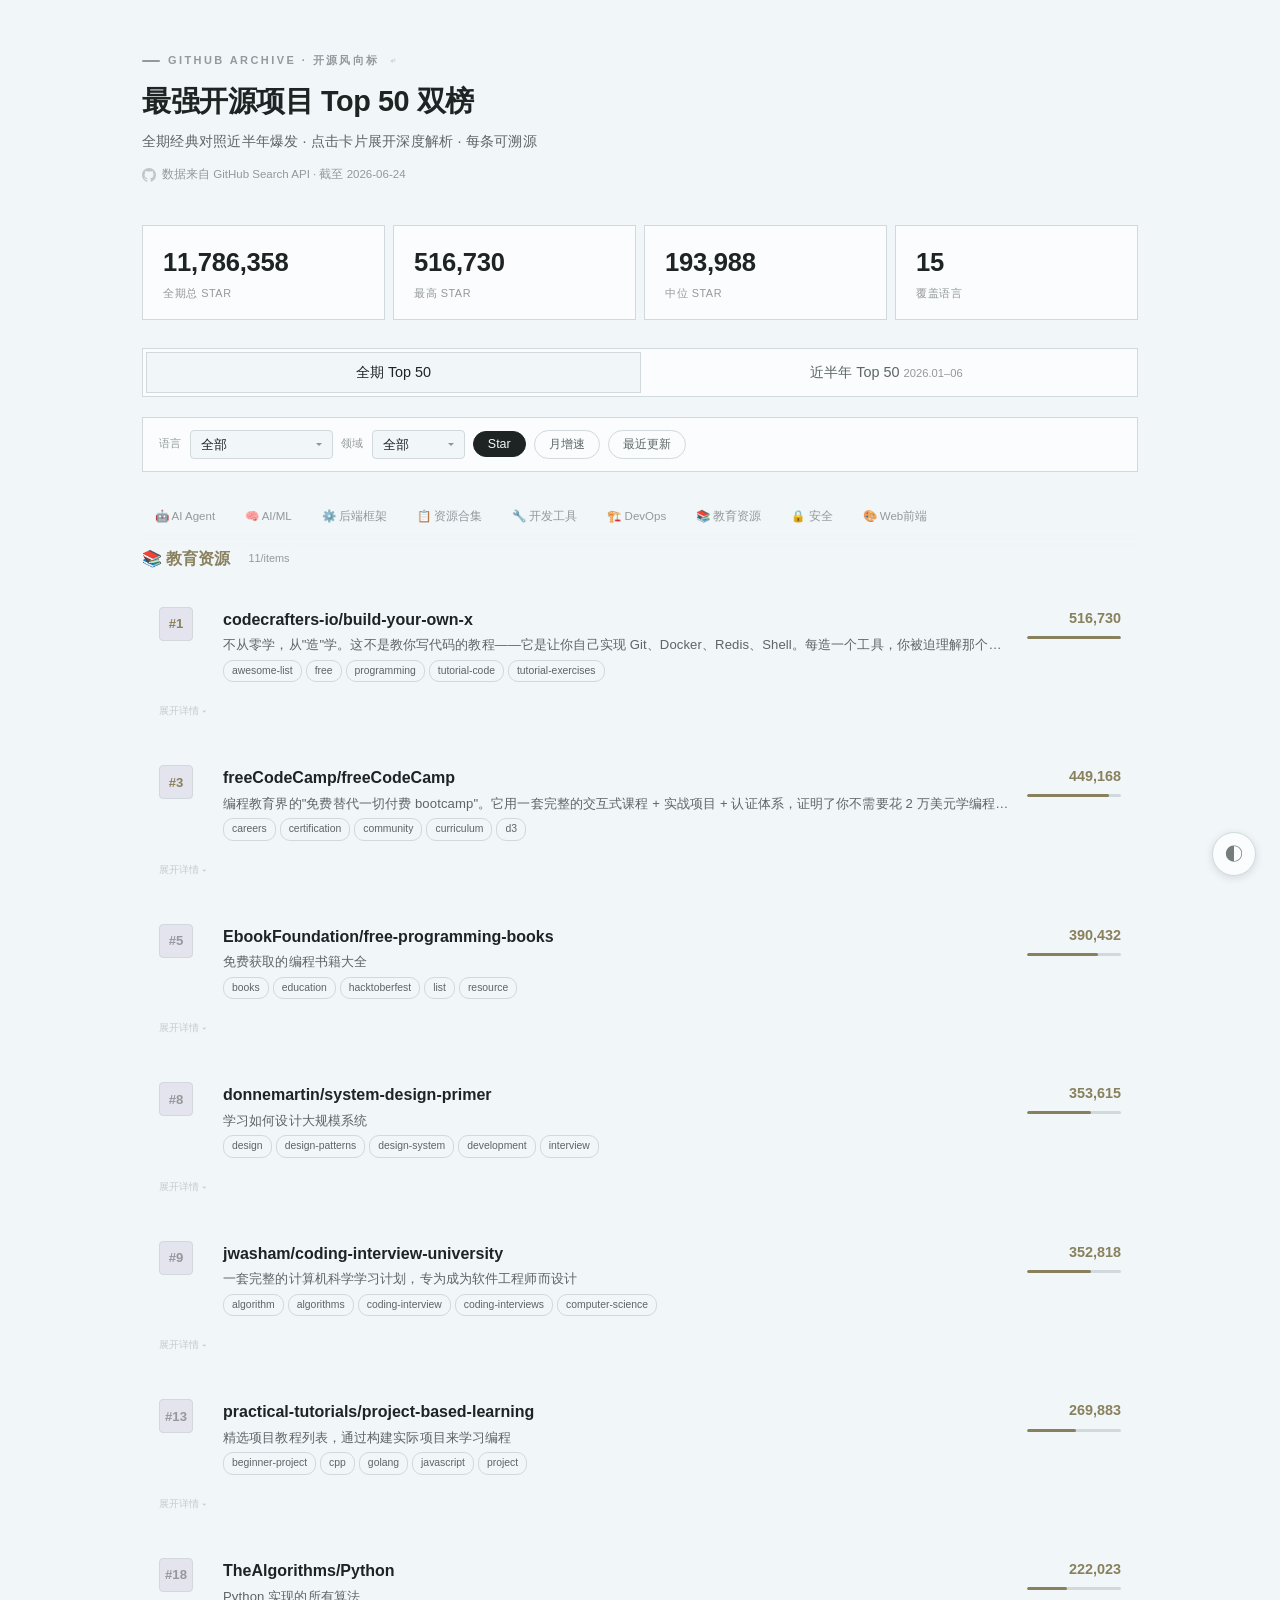
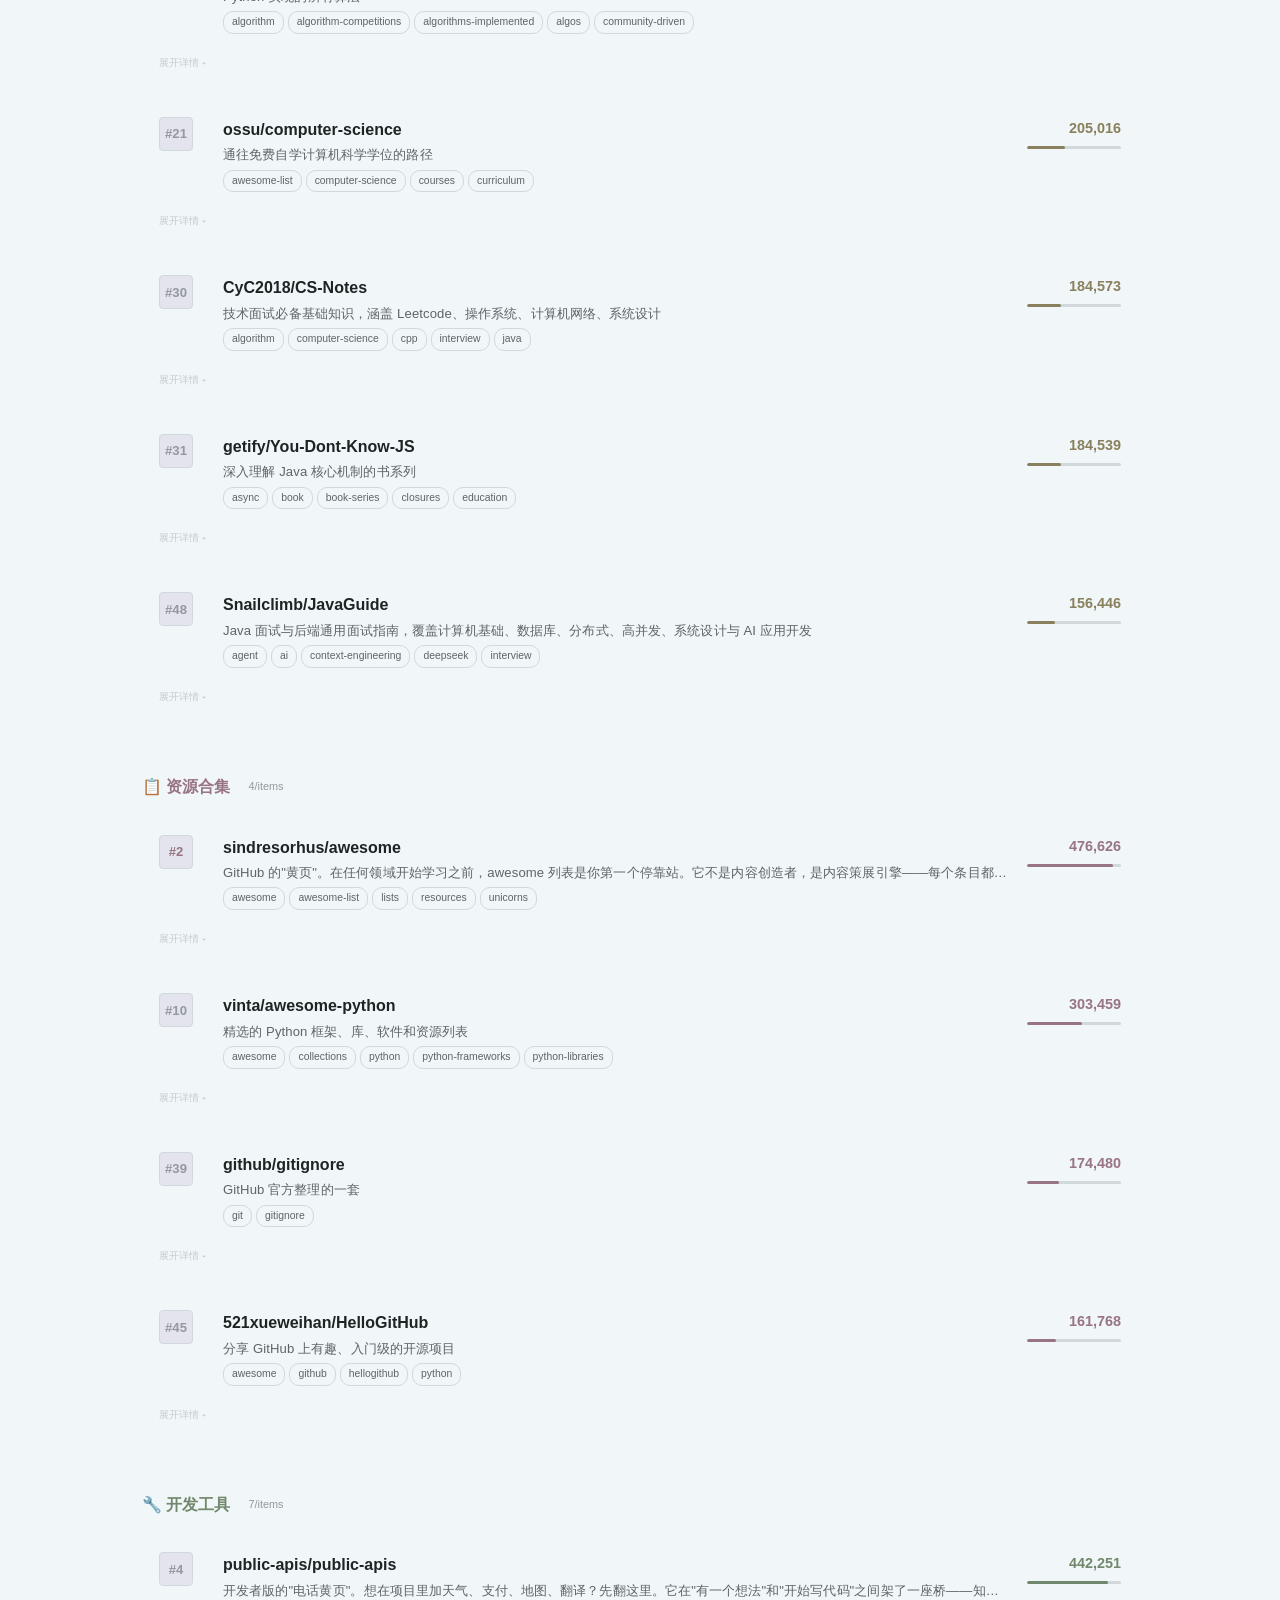
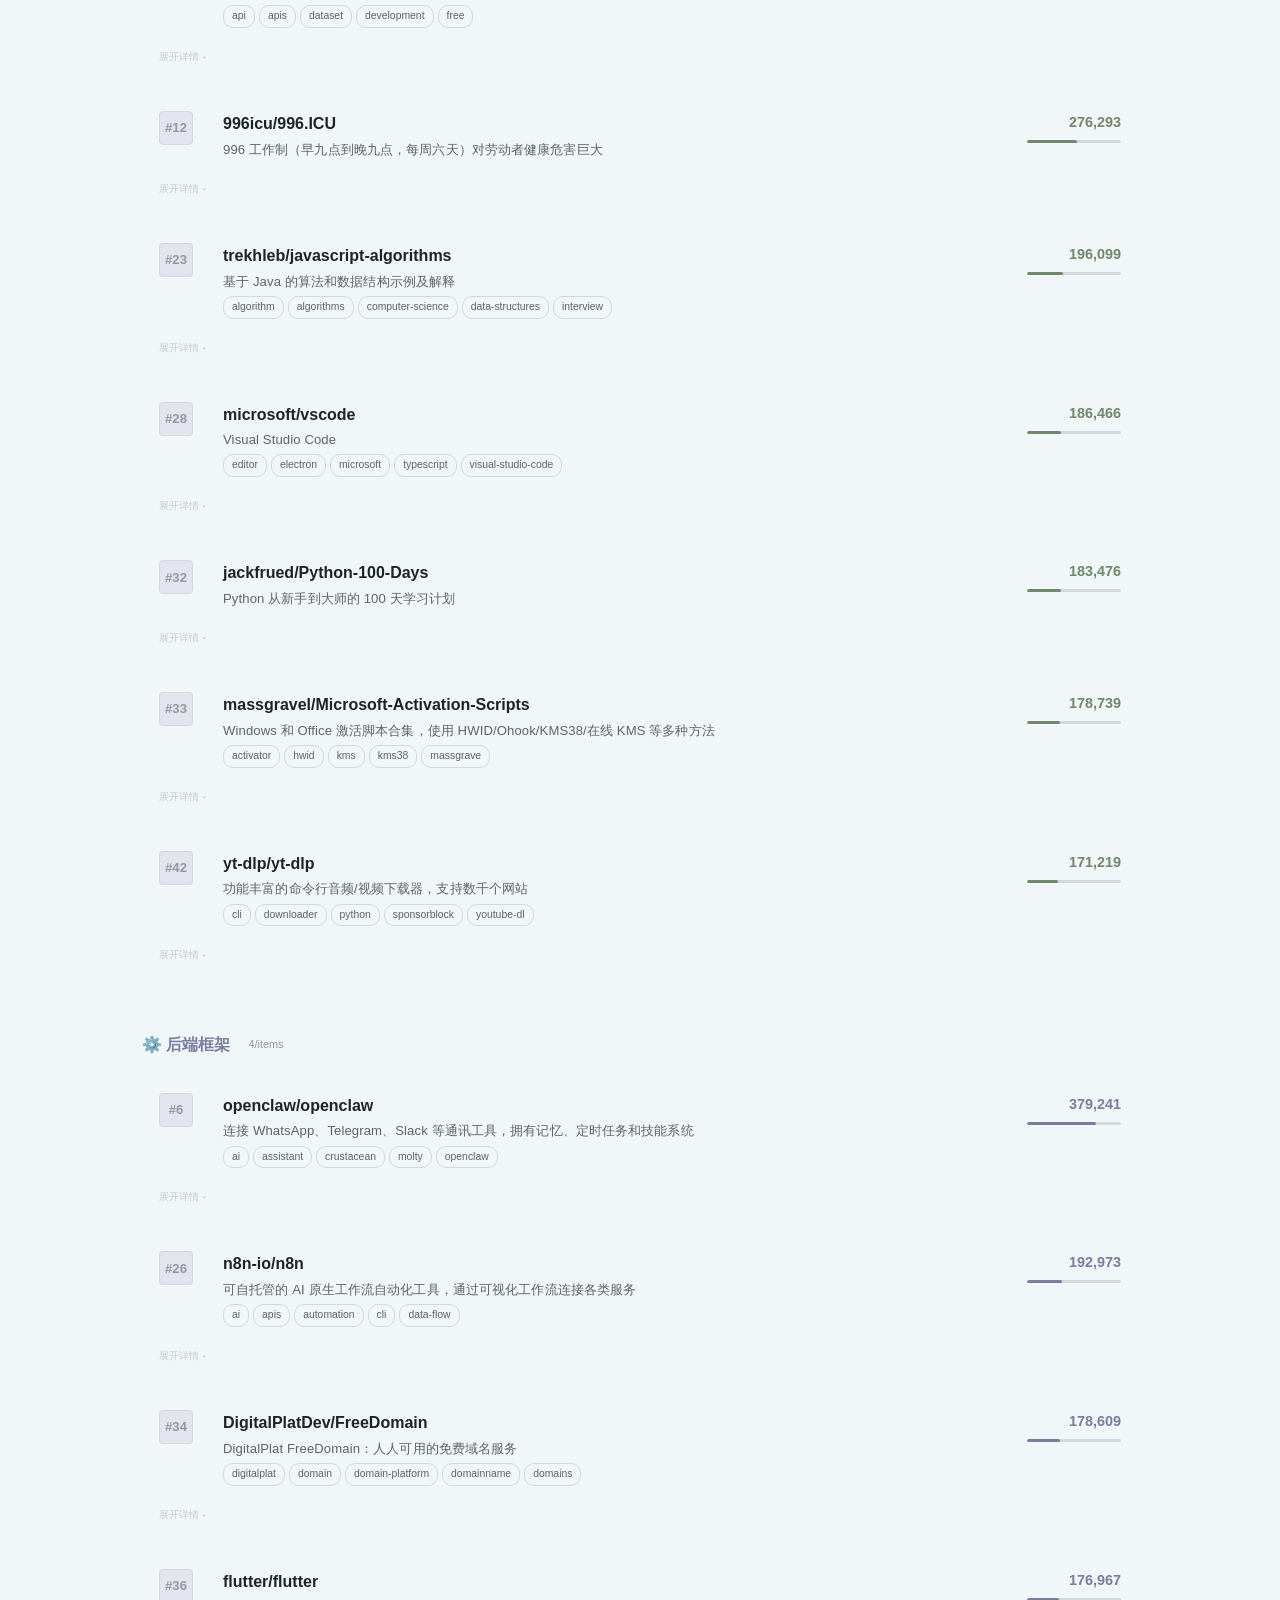
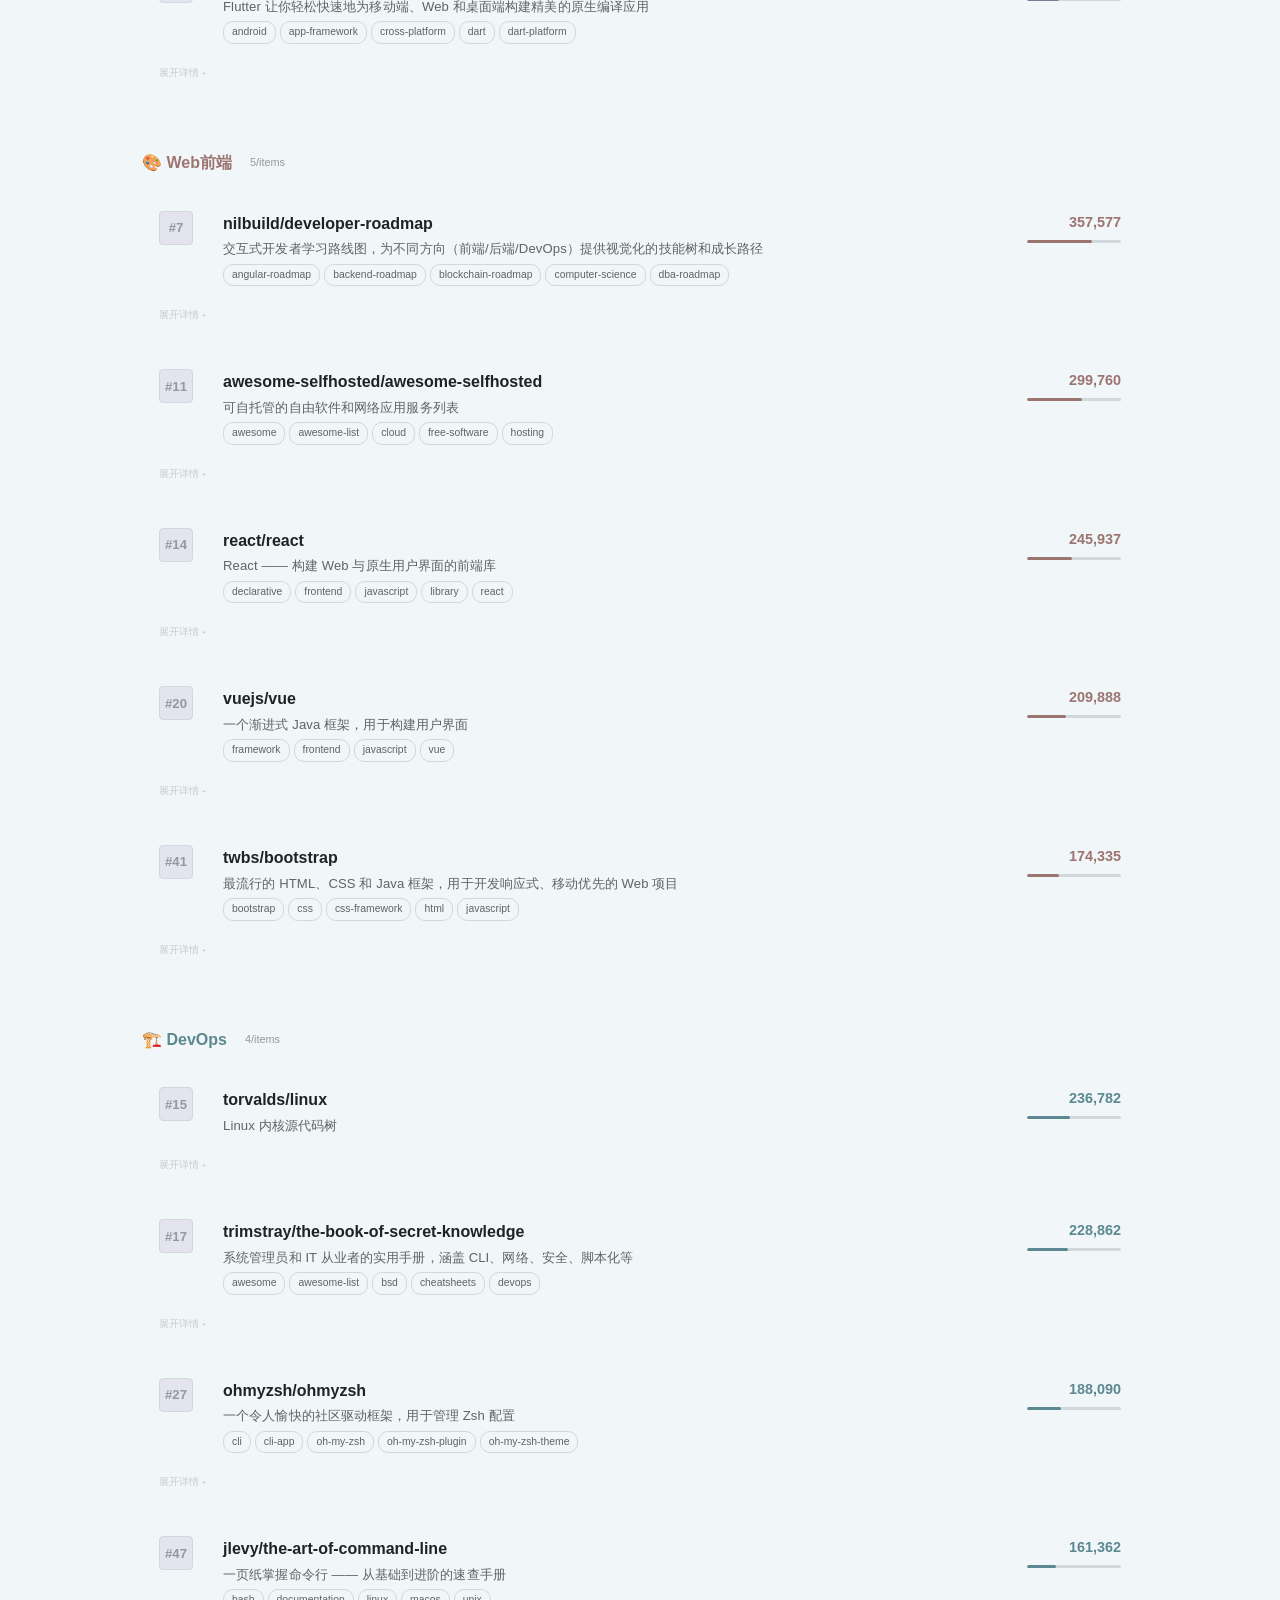
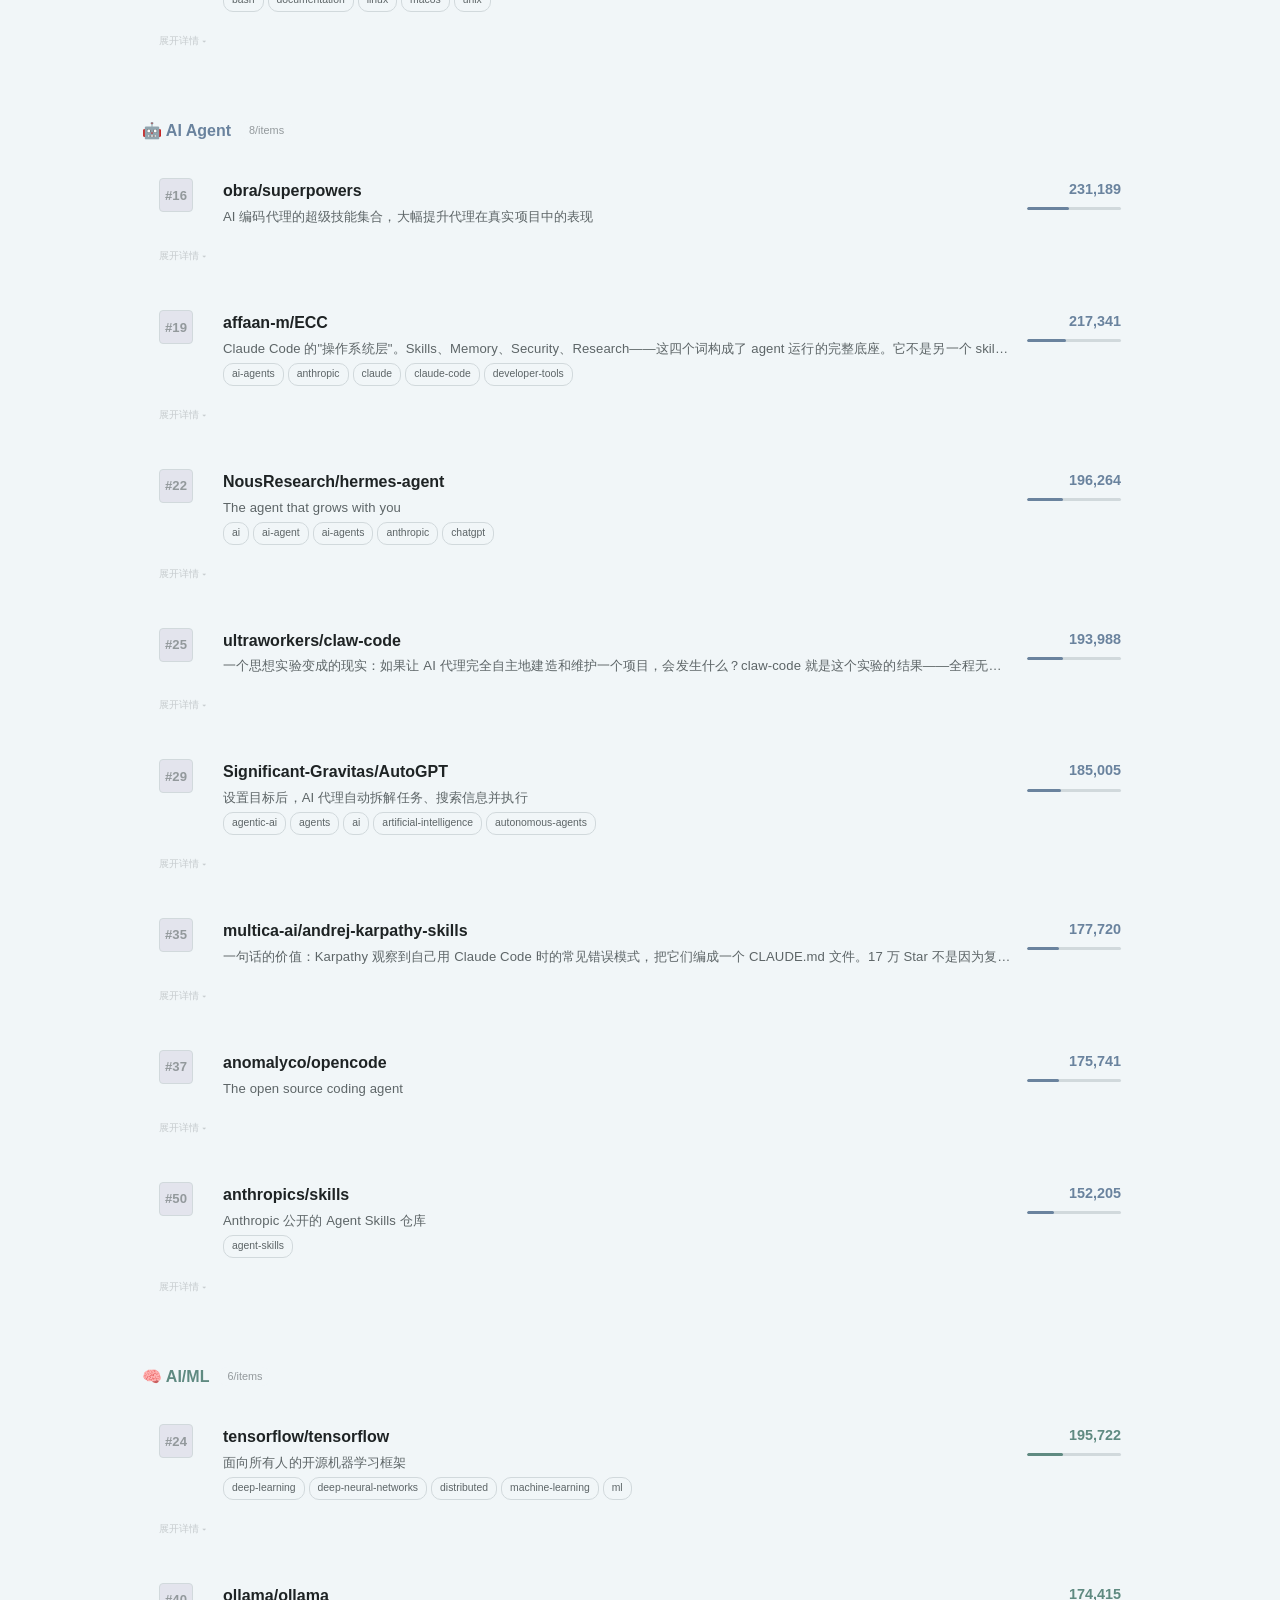
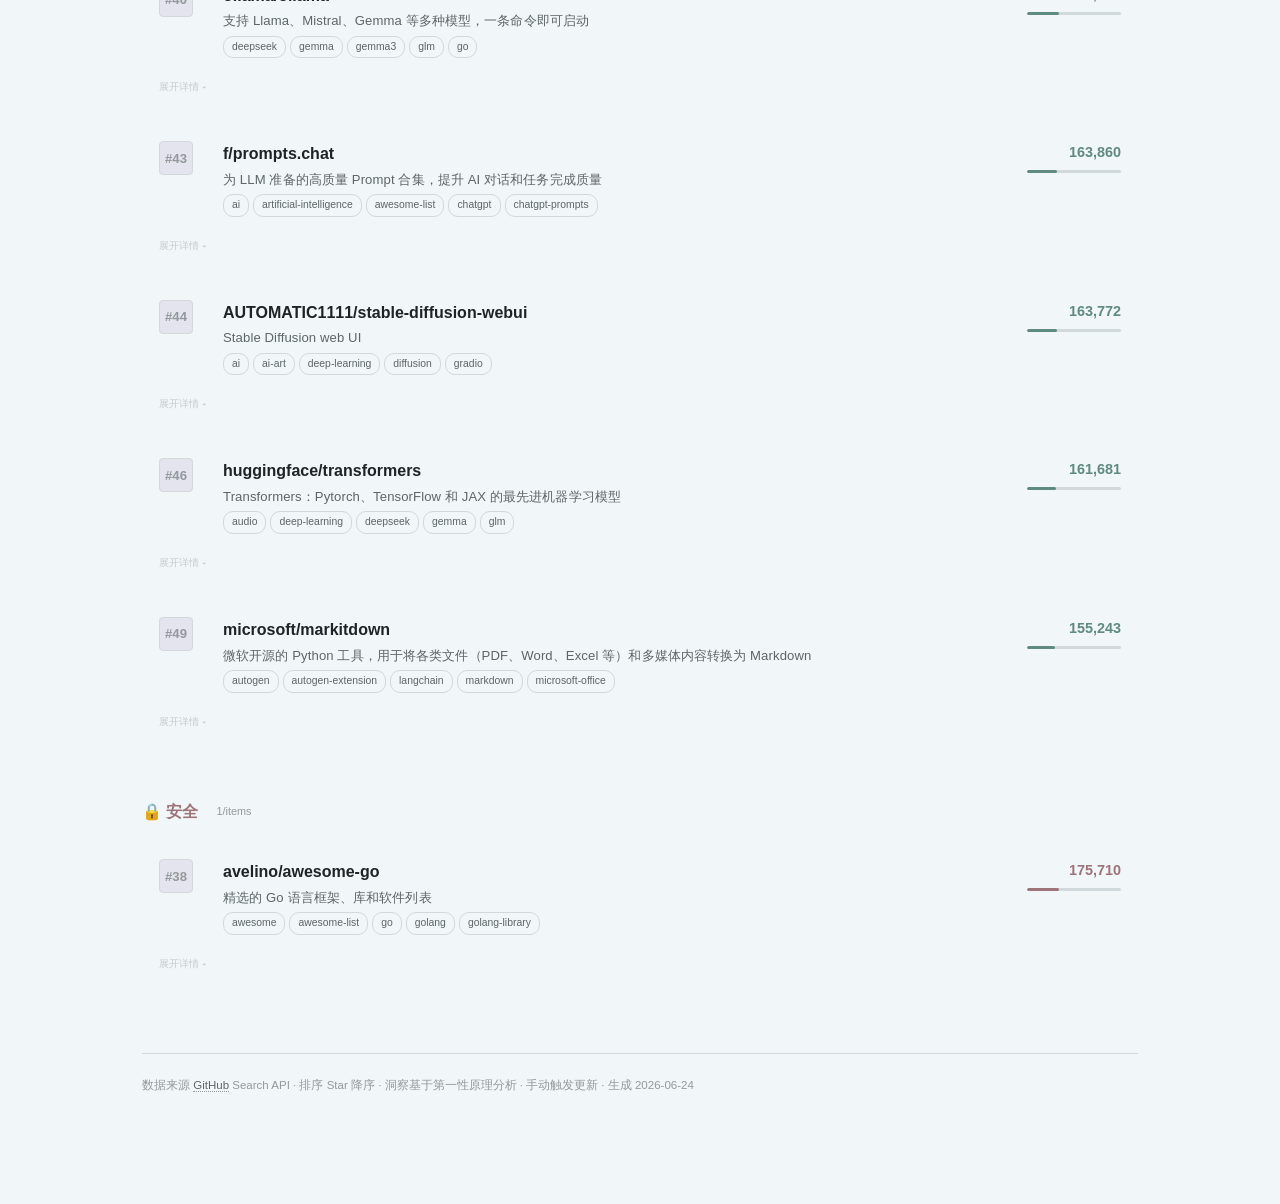
<file: docs/top50.html>
<!DOCTYPE html>
<html lang="zh-CN">
<head>
<meta charset="UTF-8">
<meta name="viewport" content="width=device-width,initial-scale=1.0">
<title>GitHub Top 50 双榜 · 开源风向标</title>
<script>var s=localStorage.getItem('oss-theme');if(s)document.documentElement.dataset.theme=s</script>
<link rel="stylesheet" href="assets/style.css">
</head>
<body>
<div class="wrap">

<header>
<a class="eyebrow" href="./" title="返回首页">GitHub Archive · 开源风向标</a>
<h1>最强开源项目 Top 50 双榜</h1>
<div class="subtitle">全期经典对照近半年爆发 · 点击卡片展开深度解析 · 每条可溯源</div>
<div class="src-line">
<svg viewBox="0 0 16 16" fill="currentColor"><path d="M8 0C3.58 0 0 3.58 0 8c0 3.54 2.29 6.53 5.47 7.59.4.07.55-.17.55-.38 0-.19-.01-.82-.01-1.49-2.01.37-2.53-.49-2.69-.94-.09-.23-.48-.94-.82-1.13-.28-.15-.68-.52-.01-.53.63-.01 1.08.58 1.23.82.72 1.21 1.87.87 2.33.66.07-.52.28-.87.51-1.07-1.78-.2-3.64-.89-3.64-3.95 0-.87.31-1.59.82-2.15-.08-.2-.36-1.02.08-2.12 0 0 .67-.21 2.2.82.64-.18 1.32-.27 2-.27.68 0 1.36.09 2 .27 1.53-1.04 2.2-.82 2.2-.82.44 1.1.16 1.92.08 2.12.51.56.82 1.27.82 2.15 0 3.07-1.87 3.75-3.65 3.95.29.25.54.73.54 1.48 0 1.07-.01 1.93-.01 2.2 0 .21.15.46.55.38A8.013 8.013 0 0016 8c0-4.42-3.58-8-8-8z"/></svg>
数据来自 GitHub Search API · 截至 2026-06-24
</div>
</header>

<div class="stats-row" id="stats-all">
<div class="stat-card"><div class="stat-val">11,786,358</div><div class="stat-label">全期总 Star</div></div>
<div class="stat-card"><div class="stat-val">516,730</div><div class="stat-label">最高 Star</div></div>
<div class="stat-card"><div class="stat-val">193,988</div><div class="stat-label">中位 Star</div></div>
<div class="stat-card"><div class="stat-val">15</div><div class="stat-label">覆盖语言</div></div>
</div>
<div class="stats-row" id="stats-rec" style="display:none">
<div class="stat-card"><div class="stat-val">2,884,954</div><div class="stat-label">半年总 Star</div></div>
<div class="stat-card"><div class="stat-val">217,341</div><div class="stat-label">最高 Star</div></div>
<div class="stat-card"><div class="stat-val">43,345</div><div class="stat-label">中位 Star</div></div>
<div class="stat-card"><div class="stat-val">7</div><div class="stat-label">覆盖语言</div></div>
</div>

<div class="tab-bar">
<button class="tab-btn active" onclick="switchTab('all')" id="tab-all">全期 Top 50</button>
<button class="tab-btn" onclick="switchTab('rec')" id="tab-rec">近半年 Top 50 <span class="tab-sub">2026.01–06</span></button>
</div>

<div class="filter-bar">
<label>语言</label><select id="flang" onchange="apply()"><option value="all">全部</option></select>
<label>领域</label><select id="ffld" onchange="apply()"><option value="all">全部</option></select>
<button class="sort-chip active" onclick="setSort('stars')" id="sort-stars">Star</button>
<button class="sort-chip" onclick="setSort('month')" id="sort-month">月增速</button>
<button class="sort-chip" onclick="setSort('fresh')" id="sort-fresh">最近更新</button>
</div>

<nav class="sticky-nav" id="snav"></nav>
<div id="list"></div>

<footer>
数据来源 <a href="https://github.com" target="_blank" rel="noopener noreferrer">GitHub</a> Search API &middot; 排序 Star 降序 &middot; 洞察基于第一性原理分析 &middot; 手动触发更新 &middot; 生成 2026-06-24
</footer>

</div>

<script>
const F={"ai-agent": {"label": "AI Agent", "hue": 250, "emoji": "🤖"}, "ai-ml": {"label": "AI/ML", "hue": 180, "emoji": "🧠"}, "education": {"label": "教育资源", "hue": 95, "emoji": "📚"}, "dev-tools": {"label": "开发工具", "hue": 140, "emoji": "🔧"}, "collection": {"label": "资源合集", "hue": 350, "emoji": "📋"}, "web-frontend": {"label": "Web前端", "hue": 25, "emoji": "🎨"}, "devops": {"label": "DevOps", "hue": 210, "emoji": "🏗️"}, "backend": {"label": "后端框架", "hue": 280, "emoji": "⚙️"}, "security": {"label": "安全", "hue": 10, "emoji": "🔒"}};
const ALLTIME=[{"name": "codecrafters-io/build-your-own-x", "url": "https://github.com/codecrafters-io/build-your-own-x", "desc": "Master programming by recreating your favorite technologies from scratch.", "stars": 516730, "forks": 48917, "lang": "Markdown", "created": "2018-05-09", "pushed": "2026-02-21", "issues": 505, "topics": ["awesome-list", "free", "programming", "tutorial-code", "tutorial-exercises", "tutorials"], "license": "", "stars_month": 5234, "desc_cn": "通过从零重建你最喜欢的科技来掌握编程。", "desc_cn_source": "manual", "field": "education", "insight_data": {"insight": "不从零学，从\"造\"学。这不是教你写代码的教程——它是让你自己实现 Git、Docker、Redis、Shell。每造一个工具，你被迫理解那个工具背后的核心原理。这是编程教育中最彻底的反向工程路径。", "problem": "传统编程教学\"先学语法再写项目\"路径过长，且不触及底层原理。build-your-own-x 把学习顺序颠倒：先造工具，再造认知。", "features": "覆盖 100+ 技术主题的分步重造指南；从零实现 Git/Docker/Redis/Shell/数据库；项目难度分级，适合初中级开发者；社区维护的代码评测系统"}}, {"name": "sindresorhus/awesome", "url": "https://github.com/sindresorhus/awesome", "desc": "😎 Awesome lists about all kinds of interesting topics", "stars": 476626, "forks": 35459, "lang": "Other", "created": "2014-07-11", "pushed": "2026-06-02", "issues": 83, "topics": ["awesome", "awesome-list", "lists", "resources", "unicorns"], "license": "CC0-1.0", "stars_month": 3280, "desc_cn": "各种有趣主题的精选 Awesome 列表合集。", "desc_cn_source": "manual", "field": "collection", "insight_data": {"insight": "GitHub 的\"黄页\"。在任何领域开始学习之前，awesome 列表是你第一个停靠站。它不是内容创造者，是内容策展引擎——每个条目都是经过社区投票的精选链接。", "problem": "GitHub 信息过载，高质量资源散落在数百万仓库中。awesome 用人工策展 + 社区共识解决了\"该从哪开始\"的问题。", "features": "覆盖几乎所有技术领域的精选资源列表；社区贡献与维护机制；统一的列表格式便于浏览；广泛被搜索引擎索引，降低发现成本"}}, {"name": "freeCodeCamp/freeCodeCamp", "url": "https://github.com/freeCodeCamp/freeCodeCamp", "desc": "freeCodeCamp.org's open-source codebase and curriculum. Learn math, programming, and computer science for free.", "stars": 449168, "forks": 45090, "lang": "TypeScript", "created": "2014-12-24", "pushed": "2026-06-18", "issues": 164, "topics": ["careers", "certification", "community", "curriculum", "d3", "education", "freecodecamp", "javascript", "learn-to-code", "math"], "license": "BSD-3-Clause", "stars_month": 3213, "desc_cn": "freeCodeCamp.org 的开源代码库和课程。免费学习数学、编程和计算机科学。", "desc_cn_source": "manual", "field": "education", "insight_data": {"insight": "编程教育界的\"免费替代一切付费 bootcamp\"。它用一套完整的交互式课程 + 实战项目 + 认证体系，证明了你不需要花 2 万美元学编程。核心不是\"免费\"，是\"可执行的学习路径\"。", "problem": "编程教育资源要么免费但零散，要么系统但昂贵。freeCodeCamp 找到了第三条路：开源社区驱动、系统化、可认证的免费教育。", "features": "11 个完整的认证课程（Web/数据/AI）；交互式编程练习环境；数千小时的视频教程和文章；全球最大的开源编程社区之一"}}, {"name": "public-apis/public-apis", "url": "https://github.com/public-apis/public-apis", "desc": "A collective list of free APIs", "stars": 442251, "forks": 48457, "lang": "Python", "created": "2016-03-20", "pushed": "2026-06-13", "issues": 1419, "topics": ["api", "apis", "dataset", "development", "free", "list", "lists", "open-source", "public", "public-api"], "license": "MIT", "stars_month": 3546, "desc_cn": "免费 API 的汇总列表，供开发者快速查找可用的公共接口。", "desc_cn_source": "manual", "field": "dev-tools", "insight_data": {"insight": "开发者版的\"电话黄页\"。想在项目里加天气、支付、地图、翻译？先翻这里。它在\"有一个想法\"和\"开始写代码\"之间架了一座桥——知道什么是现成的，才知道该造什么。", "problem": "开发者经常为常见功能（天气、支付、地图等）重复造轮子，其实有大量免费/廉价的第三方 API 早已存在，只是缺乏集中发现渠道。", "features": "按类别组织的公共 API 列表；每项标注认证方式、HTTPS 支持、CORS 状态；社区持续维护更新；适合快速原型验证产品想法"}}, {"name": "EbookFoundation/free-programming-books", "url": "https://github.com/EbookFoundation/free-programming-books", "desc": ":books: Freely available programming books", "stars": 390432, "forks": 66441, "lang": "Python", "created": "2013-10-11", "pushed": "2026-06-17", "issues": 79, "topics": ["books", "education", "hacktoberfest", "list", "resource"], "license": "CC-BY-4.0", "stars_month": 2528, "desc_cn": "免费获取的编程书籍大全。", "desc_cn_source": "manual", "field": "education", "insight_data": {"insight": "免费获取的编程书籍大全", "problem": "免费获取的编程书籍大全。…", "features": "详见 GitHub 项目页面", "desc_en": ":books: Freely available programming books", "untr": false}}, {"name": "openclaw/openclaw", "url": "https://github.com/openclaw/openclaw", "desc": "Your own personal AI assistant. Any OS. Any Platform. The lobster way. 🦞 ", "stars": 379241, "forks": 79389, "lang": "TypeScript", "created": "2025-11-24", "pushed": "2026-06-18", "issues": 6498, "topics": ["ai", "assistant", "crustacean", "molty", "openclaw", "own-your-data", "personal"], "license": "NOASSERTION", "stars_month": 55229, "desc_cn": "个人 AI 助手平台。连接 WhatsApp、Telegram、Slack 等通讯工具，拥有记忆、定时任务和技能系统。", "desc_cn_source": "manual", "field": "backend", "insight_data": {"insight": "连接 WhatsApp、Telegram、Slack 等通讯工具，拥有记忆、定时任务和技能系统", "problem": "个人 AI 助手平台。连接 WhatsApp、Telegram、Slack 等通讯工具，拥有记忆、定时任务和技能系统。…", "features": "超高增速，社区活跃", "desc_en": "Your own personal AI assistant. Any OS. Any Platform. The lobster way. 🦞 ", "untr": false}}, {"name": "nilbuild/developer-roadmap", "url": "https://github.com/nilbuild/developer-roadmap", "desc": "Interactive roadmaps, guides and other educational content to help developers grow in their careers.", "stars": 357577, "forks": 44233, "lang": "TypeScript", "created": "2017-03-15", "pushed": "2026-06-16", "issues": 18, "topics": ["angular-roadmap", "backend-roadmap", "blockchain-roadmap", "computer-science", "dba-roadmap", "developer-roadmap", "devops-roadmap", "frontend-roadmap", "go-roadmap", "java-roadmap"], "license": "NOASSERTION", "stars_month": 3172, "desc_cn": "交互式开发者学习路线图，为不同方向（前端/后端/DevOps）提供视觉化的技能树和成长路径。", "desc_cn_source": "manual", "field": "web-frontend", "insight_data": {"insight": "交互式开发者学习路线图，为不同方向（前端/后端/DevOps）提供视觉化的技能树和成长路径", "problem": "交互式开发者学习路线图，为不同方向（前端/后端/DevOps）提供视觉化的技能树和成长路径。…", "features": "详见 GitHub 项目页面", "desc_en": "Interactive roadmaps, guides and other educational content to help developers grow in their careers.", "untr": false}}, {"name": "donnemartin/system-design-primer", "url": "https://github.com/donnemartin/system-design-primer", "desc": "Learn how to design large-scale systems. Prep for the system design interview.  Includes Anki flashcards.", "stars": 353615, "forks": 56771, "lang": "Python", "created": "2017-02-26", "pushed": "2026-03-20", "issues": 551, "topics": ["design", "design-patterns", "design-system", "development", "interview", "interview-practice", "interview-questions", "programming", "python", "system"], "license": "NOASSERTION", "stars_month": 3121, "desc_cn": "学习如何设计大规模系统。为系统设计面试做准备。包含 Anki 记忆卡片。", "desc_cn_source": "manual", "field": "education", "insight_data": {"insight": "学习如何设计大规模系统", "problem": "学习如何设计大规模系统。为系统设计面试做准备。包含 Anki 记忆卡片。…", "features": "详见 GitHub 项目页面", "desc_en": "Learn how to design large-scale systems. Prep for the system design interview.  Includes Anki flashcards.", "untr": false}}, {"name": "jwasham/coding-interview-university", "url": "https://github.com/jwasham/coding-interview-university", "desc": "A complete computer science study plan to become a software engineer.", "stars": 352818, "forks": 83660, "lang": "Other", "created": "2016-06-06", "pushed": "2025-08-28", "issues": 116, "topics": ["algorithm", "algorithms", "coding-interview", "coding-interviews", "computer-science", "data-structures", "interview", "interview-prep", "interview-preparation", "programming-interviews"], "license": "CC-BY-SA-4.0", "stars_month": 2889, "desc_cn": "一套完整的计算机科学学习计划，专为成为软件工程师而设计。", "desc_cn_source": "manual", "field": "education", "insight_data": {"insight": "一套完整的计算机科学学习计划，专为成为软件工程师而设计", "problem": "一套完整的计算机科学学习计划，专为成为软件工程师而设计。…", "features": "详见 GitHub 项目页面", "desc_en": "A complete computer science study plan to become a software engineer.", "untr": false}}, {"name": "vinta/awesome-python", "url": "https://github.com/vinta/awesome-python", "desc": "An opinionated list of Python frameworks, libraries, tools, and resources", "stars": 303459, "forks": 28108, "lang": "Python", "created": "2014-06-27", "pushed": "2026-06-12", "issues": 19, "topics": ["awesome", "collections", "python", "python-frameworks", "python-libraries", "python-tools"], "license": "NOASSERTION", "stars_month": 2081, "desc_cn": "精选的 Python 框架、库、软件和资源列表。", "desc_cn_source": "manual", "field": "collection", "insight_data": {"insight": "精选的 Python 框架、库、软件和资源列表", "problem": "精选的 Python 框架、库、软件和资源列表。…", "features": "详见 GitHub 项目页面", "desc_en": "An opinionated list of Python frameworks, libraries, tools, and resources", "untr": false}}, {"name": "awesome-selfhosted/awesome-selfhosted", "url": "https://github.com/awesome-selfhosted/awesome-selfhosted", "desc": "A list of Free Software network services and web applications which can be hosted on your own servers", "stars": 299760, "forks": 13980, "lang": "Other", "created": "2015-06-01", "pushed": "2026-06-16", "issues": 0, "topics": ["awesome", "awesome-list", "cloud", "free-software", "hosting", "privacy", "self-hosted", "selfhosted"], "license": "NOASSERTION", "stars_month": 2229, "desc_cn": "可自托管的自由软件和网络应用服务列表。", "desc_cn_source": "manual", "field": "web-frontend", "insight_data": {"insight": "可自托管的自由软件和网络应用服务列表", "problem": "可自托管的自由软件和网络应用服务列表。…", "features": "详见 GitHub 项目页面", "desc_en": "A list of Free Software network services and web applications which can be hosted on your own servers", "untr": false}}, {"name": "996icu/996.ICU", "url": "https://github.com/996icu/996.ICU", "desc": "Repo for counting stars and contributing. Press F to pay respect to glorious developers.", "stars": 276293, "forks": 20823, "lang": "Other", "created": "2019-03-26", "pushed": "2025-08-22", "issues": 16693, "topics": [], "license": "NOASSERTION", "stars_month": 3139, "desc_cn": "996 工作制（早九点到晚九点，每周六天）对劳动者健康危害巨大。以此项目呼吁遵守劳动法。", "desc_cn_source": "manual", "field": "dev-tools", "insight_data": {"insight": "996 工作制（早九点到晚九点，每周六天）对劳动者健康危害巨大", "problem": "996 工作制（早九点到晚九点，每周六天）对劳动者健康危害巨大。以此项目呼吁遵守劳动法。…", "features": "详见 GitHub 项目页面", "desc_en": "Repo for counting stars and contributing. Press F to pay respect to glorious developers.", "untr": false}}, {"name": "practical-tutorials/project-based-learning", "url": "https://github.com/practical-tutorials/project-based-learning", "desc": "Curated list of project-based tutorials", "stars": 269883, "forks": 34924, "lang": "Other", "created": "2017-04-12", "pushed": "2024-08-15", "issues": 313, "topics": ["beginner-project", "cpp", "golang", "javascript", "project", "python", "tutorial", "webdevelopment"], "license": "MIT", "stars_month": 2414, "desc_cn": "精选项目教程列表，通过构建实际项目来学习编程。", "desc_cn_source": "manual", "field": "education", "insight_data": {"insight": "精选项目教程列表，通过构建实际项目来学习编程", "problem": "精选项目教程列表，通过构建实际项目来学习编程。…", "features": "MIT 许可，商业友好", "desc_en": "Curated list of project-based tutorials", "untr": false}}, {"name": "react/react", "url": "https://github.com/react/react", "desc": "The library for web and native user interfaces.", "stars": 245937, "forks": 51068, "lang": "JavaScript", "created": "2013-05-24", "pushed": "2026-06-17", "issues": 1283, "topics": ["declarative", "frontend", "javascript", "library", "react", "ui"], "license": "MIT", "stars_month": 1546, "desc_cn": "React —— 构建 Web 与原生用户界面的前端库", "desc_cn_source": "manual", "field": "web-frontend", "insight_data": {"insight": "React —— 构建 Web 与原生用户界面的前端库", "problem": "React —— 构建 Web 与原生用户界面的前端库…", "features": "MIT 许可，商业友好", "desc_en": "The library for web and native user interfaces.", "untr": false}}, {"name": "torvalds/linux", "url": "https://github.com/torvalds/linux", "desc": "Linux kernel source tree", "stars": 236782, "forks": 62754, "lang": "C", "created": "2011-09-04", "pushed": "2026-06-17", "issues": 3, "topics": [], "license": "NOASSERTION", "stars_month": 1315, "desc_cn": "Linux 内核源代码树。", "desc_cn_source": "manual", "field": "devops", "insight_data": {"insight": "Linux 内核源代码树", "problem": "Linux 内核源代码树。…", "features": "详见 GitHub 项目页面", "desc_en": "Linux kernel source tree", "untr": false}}, {"name": "obra/superpowers", "url": "https://github.com/obra/superpowers", "desc": "An agentic skills framework & software development methodology that works.", "stars": 231189, "forks": 20546, "lang": "Shell", "created": "2025-10-09", "pushed": "2026-06-17", "issues": 265, "topics": [], "license": "MIT", "stars_month": 27522, "desc_cn": "AI 编码代理的超级技能集合，大幅提升代理在真实项目中的表现。", "desc_cn_source": "manual", "field": "ai-agent", "insight_data": {"insight": "AI 编码代理的超级技能集合，大幅提升代理在真实项目中的表现", "problem": "AI 编码代理的超级技能集合，大幅提升代理在真实项目中的表现。…", "features": "MIT 许可，商业友好", "desc_en": "An agentic skills framework & software development methodology that works.", "untr": false}}, {"name": "trimstray/the-book-of-secret-knowledge", "url": "https://github.com/trimstray/the-book-of-secret-knowledge", "desc": "A collection of inspiring lists, manuals, cheatsheets, blogs, hacks, one-liners, cli/web tools and more.", "stars": 228862, "forks": 13716, "lang": "Other", "created": "2018-06-23", "pushed": "2024-11-19", "issues": 155, "topics": ["awesome", "awesome-list", "bsd", "cheatsheets", "devops", "guidelines", "hacking", "hacks", "howtos", "linux"], "license": "MIT", "stars_month": 2354, "desc_cn": "系统管理员和 IT 从业者的实用手册，涵盖 CLI、网络、安全、脚本化等。", "desc_cn_source": "manual", "field": "devops", "insight_data": {"insight": "系统管理员和 IT 从业者的实用手册，涵盖 CLI、网络、安全、脚本化等", "problem": "系统管理员和 IT 从业者的实用手册，涵盖 CLI、网络、安全、脚本化等。…", "features": "命令行工具, MIT 许可，商业友好", "desc_en": "A collection of inspiring lists, manuals, cheatsheets, blogs, hacks, one-liners, cli/web tools and more.", "untr": false}}, {"name": "TheAlgorithms/Python", "url": "https://github.com/TheAlgorithms/Python", "desc": "All Algorithms implemented in Python", "stars": 222023, "forks": 50766, "lang": "Python", "created": "2016-07-16", "pushed": "2026-06-01", "issues": 957, "topics": ["algorithm", "algorithm-competitions", "algorithms-implemented", "algos", "community-driven", "education", "hacktoberfest", "interview", "learn", "practice"], "license": "MIT", "stars_month": 1838, "desc_cn": "Python 实现的所有算法。", "desc_cn_source": "manual", "field": "education", "insight_data": {"insight": "Python 实现的所有算法", "problem": "Python 实现的所有算法。…", "features": "MIT 许可，商业友好", "desc_en": "All Algorithms implemented in Python", "untr": false}}, {"name": "affaan-m/ECC", "url": "https://github.com/affaan-m/ECC", "desc": "The agent harness performance optimization system. Skills, instincts, memory, security, and research-first development for Claude Code, Codex, Opencode, Cursor and beyond.", "stars": 217341, "forks": 33361, "lang": "JavaScript", "created": "2026-01-18", "pushed": "2026-06-17", "issues": 31, "topics": ["ai-agents", "anthropic", "claude", "claude-code", "developer-tools", "llm", "mcp", "productivity"], "license": "MIT", "stars_month": 43180, "desc_cn": "Claude Code 的代理性能优化系统。为编码代理提供技能、记忆、安全和研究优先开发支持。", "desc_cn_source": "manual", "field": "ai-agent", "insight_data": {"insight": "Claude Code 的\"操作系统层\"。Skills、Memory、Security、Research——这四个词构成了 agent 运行的完整底座。它不是另一个 skill 合集，是一套 agent 性能和安全的标准化体系。", "problem": "Claude Code 的 Skills 各自为战，缺乏统一的性能监控、记忆管理和安全审计。ECC 提供了 agent harness 的标准化层——让所有 skills 跑在同一个经过优化的底座上。", "features": "Agent 技能编排与性能优化系统；内置记忆管理与上下文压缩；安全审计与沙盒执行；支持 Claude Code / Codex / Opencode / Cursor 多平台"}}, {"name": "vuejs/vue", "url": "https://github.com/vuejs/vue", "desc": "This is the repo for Vue 2. For Vue 3, go to https://github.com/vuejs/core", "stars": 209888, "forks": 33700, "lang": "TypeScript", "created": "2013-07-29", "pushed": "2024-10-10", "issues": 634, "topics": ["framework", "frontend", "javascript", "vue"], "license": "MIT", "stars_month": 1338, "desc_cn": "一个渐进式 Java 框架，用于构建用户界面。", "desc_cn_source": "manual", "field": "web-frontend", "insight_data": {"insight": "一个渐进式 Java 框架，用于构建用户界面", "problem": "一个渐进式 Java 框架，用于构建用户界面。…", "features": "MIT 许可，商业友好", "desc_en": "This is the repo for Vue 2. For Vue 3, go to https://github.com/vuejs/core", "untr": false}}, {"name": "ossu/computer-science", "url": "https://github.com/ossu/computer-science", "desc": "🎓 Path to a free self-taught education in Computer Science!", "stars": 205016, "forks": 25485, "lang": "HTML", "created": "2014-05-04", "pushed": "2026-04-21", "issues": 23, "topics": ["awesome-list", "computer-science", "courses", "curriculum"], "license": "MIT", "stars_month": 1389, "desc_cn": "通往免费自学计算机科学学位的路径。", "desc_cn_source": "manual", "field": "education", "insight_data": {"insight": "通往免费自学计算机科学学位的路径", "problem": "通往免费自学计算机科学学位的路径。…", "features": "MIT 许可，商业友好", "desc_en": "🎓 Path to a free self-taught education in Computer Science!", "untr": false}}, {"name": "NousResearch/hermes-agent", "url": "https://github.com/NousResearch/hermes-agent", "desc": "The agent that grows with you", "stars": 196264, "forks": 34549, "lang": "Python", "created": "2025-07-22", "pushed": "2026-06-18", "issues": 21679, "topics": ["ai", "ai-agent", "ai-agents", "anthropic", "chatgpt", "claude", "claude-code", "clawdbot", "codex", "hermes"], "license": "MIT", "stars_month": 17788, "desc_cn": "The agent that grows with you...", "desc_cn_source": "manual", "field": "ai-agent", "insight_data": {"insight": "The agent that grows with you", "problem": "The agent that grows with you…", "features": "集成 Claude Code 生态, MIT 许可，商业友好", "desc_en": "The agent that grows with you", "untr": false}}, {"name": "trekhleb/javascript-algorithms", "url": "https://github.com/trekhleb/javascript-algorithms", "desc": "📝 Algorithms and data structures implemented in JavaScript with explanations and links to further readings", "stars": 196099, "forks": 31051, "lang": "JavaScript", "created": "2018-03-24", "pushed": "2026-06-14", "issues": 406, "topics": ["algorithm", "algorithms", "computer-science", "data-structures", "interview", "interview-preparation", "javascript", "javascript-algorithms"], "license": "MIT", "stars_month": 1956, "desc_cn": "基于 Java 的算法和数据结构示例及解释。", "desc_cn_source": "manual", "field": "dev-tools", "insight_data": {"insight": "基于 Java 的算法和数据结构示例及解释", "problem": "基于 Java 的算法和数据结构示例及解释。…", "features": "MIT 许可，商业友好", "desc_en": "📝 Algorithms and data structures implemented in JavaScript with explanations and links to further readings", "untr": false}}, {"name": "tensorflow/tensorflow", "url": "https://github.com/tensorflow/tensorflow", "desc": "An Open Source Machine Learning Framework for Everyone", "stars": 195722, "forks": 75194, "lang": "C++", "created": "2015-11-07", "pushed": "2026-06-18", "issues": 3443, "topics": ["deep-learning", "deep-neural-networks", "distributed", "machine-learning", "ml", "neural-network", "python", "tensorflow"], "license": "Apache-2.0", "stars_month": 1515, "desc_cn": "面向所有人的开源机器学习框架。", "desc_cn_source": "manual", "field": "ai-ml", "insight_data": {"insight": "面向所有人的开源机器学习框架", "problem": "面向所有人的开源机器学习框架。…", "features": "完全开源", "desc_en": "An Open Source Machine Learning Framework for Everyone", "untr": false}}, {"name": "ultraworkers/claw-code", "url": "https://github.com/ultraworkers/claw-code", "desc": "An agent-managed museum exhibit, built in Rust with Gajae-Code / LazyCodex — developed and maintained with no human intervention.", "stars": 193988, "forks": 109959, "lang": "Rust", "created": "2026-03-31", "pushed": "2026-06-08", "issues": 12, "topics": [], "license": "MIT", "stars_month": 73666, "desc_cn": "一个完全由 AI 代理管理、零人类干预开发和维护的 Rust 博物馆展品式项目。", "desc_cn_source": "manual", "field": "ai-agent", "insight_data": {"insight": "一个思想实验变成的现实：如果让 AI 代理完全自主地建造和维护一个项目，会发生什么？claw-code 就是这个实验的结果——全程无人类提交代码。它是 agent 自主编程能力的极限测试。", "problem": "我们不知道 AI 代理在零人类干预下能否交付可维护的软件。claw-code 是第一个大规模验证这个问题的开源实验。", "features": "全自主 AI 开发与维护 Rust 项目；Gajae-Code/LazyCodex 代理框架；零人类代码干预的实验设计；MIT 开源，可复现实验"}}, {"name": "n8n-io/n8n", "url": "https://github.com/n8n-io/n8n", "desc": "Fair-code workflow automation platform with native AI capabilities. Combine visual building with custom code, self-host or cloud, 400+ integrations.", "stars": 192973, "forks": 58640, "lang": "TypeScript", "created": "2019-06-22", "pushed": "2026-06-17", "issues": 1492, "topics": ["ai", "apis", "automation", "cli", "data-flow", "development", "integration-framework", "integrations", "ipaas", "low-code"], "license": "NOASSERTION", "stars_month": 2268, "desc_cn": "可自托管的 AI 原生工作流自动化工具，通过可视化工作流连接各类服务。", "desc_cn_source": "manual", "field": "backend", "insight_data": {"insight": "可自托管的 AI 原生工作流自动化工具，通过可视化工作流连接各类服务", "problem": "可自托管的 AI 原生工作流自动化工具，通过可视化工作流连接各类服务。…", "features": "命令行工具", "desc_en": "Fair-code workflow automation platform with native AI capabilities. Combine visual building with custom code, self-host or cloud, 400+ integrations.", "untr": false}}, {"name": "ohmyzsh/ohmyzsh", "url": "https://github.com/ohmyzsh/ohmyzsh", "desc": "🙃   A delightful community-driven (with 2,500+ contributors) framework for managing your zsh configuration. Includes 300+ optional plugins (rails, git, macOS, hub, docker, homebrew, node, php, python, etc), 140+ themes to spice up your morning, and an auto-update tool that makes it easy to keep up with the latest updates from the community.", "stars": 188090, "forks": 26369, "lang": "Shell", "created": "2009-08-28", "pushed": "2026-06-15", "issues": 560, "topics": ["cli", "cli-app", "oh-my-zsh", "oh-my-zsh-plugin", "oh-my-zsh-theme", "ohmyzsh", "plugin-framework", "plugins", "productivity", "shell"], "license": "MIT", "stars_month": 919, "desc_cn": "一个令人愉快的社区驱动框架，用于管理 Zsh 配置。包含数千个有用的函数和插件。", "desc_cn_source": "manual", "field": "devops", "insight_data": {"insight": "一个令人愉快的社区驱动框架，用于管理 Zsh 配置", "problem": "一个令人愉快的社区驱动框架，用于管理 Zsh 配置。包含数千个有用的函数和插件。…", "features": "命令行工具, MIT 许可，商业友好", "desc_en": "🙃   A delightful community-driven (with 2,500+ contributors) framework for managing your zsh configuration. Includes 300+ optional plugins (rails, git, macOS, hub, docker, homebrew, node, php, python, etc), 140+ themes to spice up your morning, and an auto-update tool that makes it easy to keep up with the latest updates from the community.", "untr": false}}, {"name": "microsoft/vscode", "url": "https://github.com/microsoft/vscode", "desc": "Visual Studio Code", "stars": 186466, "forks": 40506, "lang": "TypeScript", "created": "2015-09-03", "pushed": "2026-06-18", "issues": 18552, "topics": ["editor", "electron", "microsoft", "typescript", "visual-studio-code"], "license": "MIT", "stars_month": 1419, "desc_cn": "Visual Studio Code。", "desc_cn_source": "manual", "field": "dev-tools", "insight_data": {"insight": "Visual Studio Code", "problem": "Visual Studio Code。…", "features": "MIT 许可，商业友好", "desc_en": "Visual Studio Code", "untr": false}}, {"name": "Significant-Gravitas/AutoGPT", "url": "https://github.com/Significant-Gravitas/AutoGPT", "desc": "AutoGPT is the vision of accessible AI for everyone, to use and to build on. Our mission is to provide the tools, so that you can focus on what matters.", "stars": 185005, "forks": 46134, "lang": "Python", "created": "2023-03-16", "pushed": "2026-06-18", "issues": 437, "topics": ["agentic-ai", "agents", "ai", "artificial-intelligence", "autonomous-agents", "claude", "gpt", "llama-api", "llm", "openai"], "license": "NOASSERTION", "stars_month": 4664, "desc_cn": "设置目标后，AI 代理自动拆解任务、搜索信息并执行。", "desc_cn_source": "manual", "field": "ai-agent", "insight_data": {"insight": "设置目标后，AI 代理自动拆解任务、搜索信息并执行", "problem": "设置目标后，AI 代理自动拆解任务、搜索信息并执行。…", "features": "详见 GitHub 项目页面", "desc_en": "AutoGPT is the vision of accessible AI for everyone, to use and to build on. Our mission is to provide the tools, so that you can focus on what matters.", "untr": false}}, {"name": "CyC2018/CS-Notes", "url": "https://github.com/CyC2018/CS-Notes", "desc": ":books: 技术面试必备基础知识、Leetcode、计算机操作系统、计算机网络、系统设计", "stars": 184573, "forks": 50885, "lang": "Other", "created": "2018-02-13", "pushed": "2024-08-21", "issues": 196, "topics": ["algorithm", "computer-science", "cpp", "interview", "java", "leetcode", "python", "system-design"], "license": "", "stars_month": 1817, "desc_cn": "技术面试必备基础知识，涵盖 Leetcode、操作系统、计算机网络、系统设计。", "desc_cn_source": "manual", "field": "education", "insight_data": {"insight": "技术面试必备基础知识，涵盖 Leetcode、操作系统、计算机网络、系统设计", "problem": "技术面试必备基础知识，涵盖 Leetcode、操作系统、计算机网络、系统设计。…", "features": "详见 GitHub 项目页面", "desc_en": ":books: 技术面试必备基础知识、Leetcode、计算机操作系统、计算机网络、系统设计", "untr": false}}, {"name": "getify/You-Dont-Know-JS", "url": "https://github.com/getify/You-Dont-Know-JS", "desc": "A book series (2 published editions) on the JS language.", "stars": 184539, "forks": 33516, "lang": "Other", "created": "2013-11-16", "pushed": "2026-02-15", "issues": 2, "topics": ["async", "book", "book-series", "closures", "education", "es2015", "es6", "javascript", "learn-to-code", "programming"], "license": "NOASSERTION", "stars_month": 1204, "desc_cn": "深入理解 Java 核心机制的书系列。", "desc_cn_source": "manual", "field": "education", "insight_data": {"insight": "深入理解 Java 核心机制的书系列", "problem": "深入理解 Java 核心机制的书系列。…", "features": "详见 GitHub 项目页面", "desc_en": "A book series (2 published editions) on the JS language.", "untr": false}}, {"name": "jackfrued/Python-100-Days", "url": "https://github.com/jackfrued/Python-100-Days", "desc": "Python - 100天从新手到大师", "stars": 183476, "forks": 55671, "lang": "Jupyter Notebook", "created": "2018-03-01", "pushed": "2026-04-13", "issues": 700, "topics": [], "license": "", "stars_month": 1816, "desc_cn": "Python 从新手到大师的 100 天学习计划。", "desc_cn_source": "manual", "field": "dev-tools", "insight_data": {"insight": "Python 从新手到大师的 100 天学习计划", "problem": "Python 从新手到大师的 100 天学习计划。…", "features": "详见 GitHub 项目页面", "desc_en": "Python - 100天从新手到大师", "untr": false}}, {"name": "massgravel/Microsoft-Activation-Scripts", "url": "https://github.com/massgravel/Microsoft-Activation-Scripts", "desc": "Open-source Windows and Office activator featuring HWID, Ohook, TSforge, and Online KMS activation methods, along with advanced troubleshooting.", "stars": 178739, "forks": 17097, "lang": "Batchfile", "created": "2020-01-12", "pushed": "2026-06-11", "issues": 1, "topics": ["activator", "hwid", "kms", "kms38", "massgrave", "massgravel", "microsoft", "microsoft365", "office", "office365"], "license": "GPL-3.0", "stars_month": 2283, "desc_cn": "Windows 和 Office 激活脚本合集，使用 HWID/Ohook/KMS38/在线 KMS 等多种方法。", "desc_cn_source": "manual", "field": "dev-tools", "insight_data": {"insight": "Windows 和 Office 激活脚本合集，使用 HWID/Ohook/KMS38/在线 KMS 等多种方法", "problem": "Windows 和 Office 激活脚本合集，使用 HWID/Ohook/KMS38/在线 KMS 等多种方法。…", "features": "完全开源", "desc_en": "Open-source Windows and Office activator featuring HWID, Ohook, TSforge, and Online KMS activation methods, along with advanced troubleshooting.", "untr": false}}, {"name": "DigitalPlatDev/FreeDomain", "url": "https://github.com/DigitalPlatDev/FreeDomain", "desc": "DigitalPlat FreeDomain: Free Domain For Everyone", "stars": 178609, "forks": 3622, "lang": "HTML", "created": "2024-05-30", "pushed": "2026-04-24", "issues": 33, "topics": ["digitalplat", "domain", "domain-platform", "domainname", "domains", "free", "freedomain"], "license": "AGPL-3.0", "stars_month": 7154, "desc_cn": "DigitalPlat FreeDomain：人人可用的免费域名服务", "desc_cn_source": "manual", "field": "backend", "insight_data": {"insight": "DigitalPlat FreeDomain：人人可用的免费域名服务", "problem": "DigitalPlat FreeDomain：人人可用的免费域名服务…", "features": "详见 GitHub 项目页面", "desc_en": "DigitalPlat FreeDomain: Free Domain For Everyone", "untr": false}}, {"name": "multica-ai/andrej-karpathy-skills", "url": "https://github.com/multica-ai/andrej-karpathy-skills", "desc": "A single CLAUDE.md file to improve Claude Code behavior, derived from Andrej Karpathy's observations on LLM coding pitfalls.", "stars": 177720, "forks": 18147, "lang": "Other", "created": "2026-01-27", "pushed": "2026-04-20", "issues": 120, "topics": [], "license": "", "stars_month": 37546, "desc_cn": "一个优化 Claude Code 行为的 CLAUDE.md 文件，基于 Andrej Karpathy 对 LLM 编码陷阱的深入观察。", "desc_cn_source": "manual", "field": "ai-agent", "insight_data": {"insight": "一句话的价值：Karpathy 观察到自己用 Claude Code 时的常见错误模式，把它们编成一个 CLAUDE.md 文件。17 万 Star 不是因为复杂——是因为精准。最好的 prompt engineering 不是长，是对。", "problem": "开发者使用 Claude Code 时重复犯相同的编码错误。Karpathy 的系统化观察把这些 pitfalls 提炼成了可复用的行为约束文件。", "features": "单个 CLAUDE.md 文件优化 Claude Code 行为；基于 Karpathy 对 LLM 编码陷阱的观察；覆盖代码质量、架构决策、错误处理等维度；开源可自由修改适配"}}, {"name": "flutter/flutter", "url": "https://github.com/flutter/flutter", "desc": "Flutter makes it easy and fast to build beautiful apps for mobile and beyond", "stars": 176967, "forks": 30533, "lang": "Dart", "created": "2015-03-06", "pushed": "2026-06-18", "issues": 12790, "topics": ["android", "app-framework", "cross-platform", "dart", "dart-platform", "desktop", "flutter", "flutter-package", "fuchsia", "ios"], "license": "BSD-3-Clause", "stars_month": 1288, "desc_cn": "Flutter 让你轻松快速地为移动端、Web 和桌面端构建精美的原生编译应用。", "desc_cn_source": "manual", "field": "backend", "insight_data": {"insight": "Flutter 让你轻松快速地为移动端、Web 和桌面端构建精美的原生编译应用", "problem": "Flutter 让你轻松快速地为移动端、Web 和桌面端构建精美的原生编译应用。…", "features": "详见 GitHub 项目页面", "desc_en": "Flutter makes it easy and fast to build beautiful apps for mobile and beyond", "untr": false}}, {"name": "anomalyco/opencode", "url": "https://github.com/anomalyco/opencode", "desc": "The open source coding agent.", "stars": 175741, "forks": 21365, "lang": "TypeScript", "created": "2025-04-30", "pushed": "2026-06-18", "issues": 7135, "topics": [], "license": "MIT", "stars_month": 12735, "desc_cn": "The open source coding agent....", "desc_cn_source": "manual", "field": "ai-agent", "insight_data": {"insight": "The open source coding agent", "problem": "The open source coding agent…", "features": "完全开源, MIT 许可，商业友好", "desc_en": "The open source coding agent.", "untr": false}}, {"name": "avelino/awesome-go", "url": "https://github.com/avelino/awesome-go", "desc": "A curated list of awesome Go frameworks, libraries and software", "stars": 175710, "forks": 13324, "lang": "Go", "created": "2014-07-06", "pushed": "2026-06-17", "issues": 195, "topics": ["awesome", "awesome-list", "go", "golang", "golang-library", "hacktoberfest"], "license": "MIT", "stars_month": 1208, "desc_cn": "精选的 Go 语言框架、库和软件列表。", "desc_cn_source": "manual", "field": "security", "insight_data": {"insight": "精选的 Go 语言框架、库和软件列表", "problem": "精选的 Go 语言框架、库和软件列表。…", "features": "MIT 许可，商业友好", "desc_en": "A curated list of awesome Go frameworks, libraries and software", "untr": false}}, {"name": "github/gitignore", "url": "https://github.com/github/gitignore", "desc": "A collection of useful .gitignore templates", "stars": 174480, "forks": 82403, "lang": "Other", "created": "2010-11-08", "pushed": "2026-05-21", "issues": 68, "topics": ["git", "gitignore"], "license": "CC0-1.0", "stars_month": 918, "desc_cn": "GitHub 官方整理的一套 .gitignore 模板合集，覆盖几乎所有语言和框架", "desc_cn_source": "manual", "field": "collection", "insight_data": {"insight": "GitHub 官方整理的一套", "problem": "GitHub 官方整理的一套 .gitignore 模板合集，覆盖几乎所有语言和框架…", "features": "详见 GitHub 项目页面", "desc_en": "A collection of useful .gitignore templates", "untr": false}}, {"name": "ollama/ollama", "url": "https://github.com/ollama/ollama", "desc": "Get up and running with Kimi-K2.6, GLM-5.1, MiniMax, DeepSeek, gpt-oss, Qwen, Gemma and other models.", "stars": 174415, "forks": 16666, "lang": "Go", "created": "2023-06-26", "pushed": "2026-06-18", "issues": 3457, "topics": ["deepseek", "gemma", "gemma3", "glm", "go", "golang", "gpt-oss", "llama", "llama3", "llm"], "license": "MIT", "stars_month": 4809, "desc_cn": "在本地运行大语言模型。支持 Llama、Mistral、Gemma 等多种模型，一条命令即可启动。", "desc_cn_source": "manual", "field": "ai-ml", "insight_data": {"insight": "支持 Llama、Mistral、Gemma 等多种模型，一条命令即可启动", "problem": "在本地运行大语言模型。支持 Llama、Mistral、Gemma 等多种模型，一条命令即可启动。…", "features": "MIT 许可，商业友好", "desc_en": "Get up and running with Kimi-K2.6, GLM-5.1, MiniMax, DeepSeek, gpt-oss, Qwen, Gemma and other models.", "untr": false}}, {"name": "twbs/bootstrap", "url": "https://github.com/twbs/bootstrap", "desc": "The most popular HTML, CSS, and JavaScript framework for developing responsive, mobile first projects on the web.", "stars": 174335, "forks": 78810, "lang": "MDX", "created": "2011-07-29", "pushed": "2026-06-18", "issues": 446, "topics": ["bootstrap", "css", "css-framework", "html", "javascript", "sass", "scss"], "license": "MIT", "stars_month": 962, "desc_cn": "最流行的 HTML、CSS 和 Java 框架，用于开发响应式、移动优先的 Web 项目。", "desc_cn_source": "manual", "field": "web-frontend", "insight_data": {"insight": "最流行的 HTML、CSS 和 Java 框架，用于开发响应式、移动优先的 Web 项目", "problem": "最流行的 HTML、CSS 和 Java 框架，用于开发响应式、移动优先的 Web 项目。…", "features": "MIT 许可，商业友好", "desc_en": "The most popular HTML, CSS, and JavaScript framework for developing responsive, mobile first projects on the web.", "untr": false}}, {"name": "yt-dlp/yt-dlp", "url": "https://github.com/yt-dlp/yt-dlp", "desc": "A feature-rich command-line audio/video downloader", "stars": 171219, "forks": 14429, "lang": "Python", "created": "2020-10-26", "pushed": "2026-06-18", "issues": 2535, "topics": ["cli", "downloader", "python", "sponsorblock", "youtube-dl", "youtube-downloader", "yt-dlp"], "license": "Unlicense", "stars_month": 2492, "desc_cn": "功能丰富的命令行音频/视频下载器，支持数千个网站。", "desc_cn_source": "manual", "field": "dev-tools", "insight_data": {"insight": "功能丰富的命令行音频/视频下载器，支持数千个网站", "problem": "功能丰富的命令行音频/视频下载器，支持数千个网站。…", "features": "命令行工具", "desc_en": "A feature-rich command-line audio/video downloader", "untr": false}}, {"name": "f/prompts.chat", "url": "https://github.com/f/prompts.chat", "desc": "f.k.a. Awesome ChatGPT Prompts. Share, discover, and collect prompts from the community. Free and open source — self-host for your organization with complete privacy.", "stars": 163860, "forks": 21248, "lang": "HTML", "created": "2022-12-05", "pushed": "2026-06-17", "issues": 54, "topics": ["ai", "artificial-intelligence", "awesome-list", "chatgpt", "chatgpt-prompts", "claude", "gemini", "gpt", "gpt-4", "llm"], "license": "NOASSERTION", "stars_month": 3808, "desc_cn": "为 LLM 准备的高质量 Prompt 合集，提升 AI 对话和任务完成质量。", "desc_cn_source": "manual", "field": "ai-ml", "insight_data": {"insight": "为 LLM 准备的高质量 Prompt 合集，提升 AI 对话和任务完成质量", "problem": "为 LLM 准备的高质量 Prompt 合集，提升 AI 对话和任务完成质量。…", "features": "完全开源", "desc_en": "f.k.a. Awesome ChatGPT Prompts. Share, discover, and collect prompts from the community. Free and open source — self-host for your organization with complete privacy.", "untr": false}}, {"name": "AUTOMATIC1111/stable-diffusion-webui", "url": "https://github.com/AUTOMATIC1111/stable-diffusion-webui", "desc": "Stable Diffusion web UI", "stars": 163772, "forks": 30375, "lang": "Python", "created": "2022-08-22", "pushed": "2026-03-02", "issues": 2491, "topics": ["ai", "ai-art", "deep-learning", "diffusion", "gradio", "image-generation", "image2image", "img2img", "pytorch", "stable-diffusion"], "license": "AGPL-3.0", "stars_month": 3519, "desc_cn": "Stable Diffusion web UI...", "desc_cn_source": "manual", "field": "ai-ml", "insight_data": {"insight": "Stable Diffusion web UI", "problem": "Stable Diffusion web UI…", "features": "详见 GitHub 项目页面", "desc_en": "Stable Diffusion web UI", "untr": false}}, {"name": "521xueweihan/HelloGitHub", "url": "https://github.com/521xueweihan/HelloGitHub", "desc": ":octocat: 分享 GitHub 上有趣、入门级的开源项目。Share interesting, entry-level open source projects on GitHub.", "stars": 161768, "forks": 12186, "lang": "Python", "created": "2016-05-04", "pushed": "2026-05-29", "issues": 443, "topics": ["awesome", "github", "hellogithub", "python"], "license": "", "stars_month": 1313, "desc_cn": "分享 GitHub 上有趣、入门级的开源项目。", "desc_cn_source": "manual", "field": "collection", "insight_data": {"insight": "分享 GitHub 上有趣、入门级的开源项目", "problem": "分享 GitHub 上有趣、入门级的开源项目。…", "features": "完全开源", "desc_en": ":octocat: 分享 GitHub 上有趣、入门级的开源项目。Share interesting, entry-level open source projects on GitHub.", "untr": false}}, {"name": "huggingface/transformers", "url": "https://github.com/huggingface/transformers", "desc": "🤗 Transformers: the model-definition framework for state-of-the-art machine learning models in text, vision, audio, and multimodal models, for both inference and training. ", "stars": 161681, "forks": 33537, "lang": "Python", "created": "2018-10-29", "pushed": "2026-06-17", "issues": 2438, "topics": ["audio", "deep-learning", "deepseek", "gemma", "glm", "hacktoberfest", "llm", "machine-learning", "model-hub", "natural-language-processing"], "license": "Apache-2.0", "stars_month": 1739, "desc_cn": "Transformers：Pytorch、TensorFlow 和 JAX 的最先进机器学习模型。", "desc_cn_source": "manual", "field": "ai-ml", "insight_data": {"insight": "Transformers：Pytorch、TensorFlow 和 JAX 的最先进机器学习模型", "problem": "Transformers：Pytorch、TensorFlow 和 JAX 的最先进机器学习模型。…", "features": "详见 GitHub 项目页面", "desc_en": "🤗 Transformers: the model-definition framework for state-of-the-art machine learning models in text, vision, audio, and multimodal models, for both inference and training. ", "untr": false}}, {"name": "jlevy/the-art-of-command-line", "url": "https://github.com/jlevy/the-art-of-command-line", "desc": "Master the command line, in one page", "stars": 161362, "forks": 14826, "lang": "Other", "created": "2015-05-20", "pushed": "2024-06-25", "issues": 255, "topics": ["bash", "documentation", "linux", "macos", "unix", "windows"], "license": "", "stars_month": 1196, "desc_cn": "一页纸掌握命令行 —— 从基础到进阶的速查手册", "desc_cn_source": "manual", "field": "devops", "insight_data": {"insight": "一页纸掌握命令行 —— 从基础到进阶的速查手册", "problem": "一页纸掌握命令行 —— 从基础到进阶的速查手册…", "features": "详见 GitHub 项目页面", "desc_en": "Master the command line, in one page", "untr": false}}, {"name": "Snailclimb/JavaGuide", "url": "https://github.com/Snailclimb/JavaGuide", "desc": "Java 面试 & 后端通用面试指南，覆盖计算机基础、数据库、分布式、高并发、系统设计与 AI 应用开发", "stars": 156446, "forks": 46148, "lang": "JavaScript", "created": "2018-05-07", "pushed": "2026-06-17", "issues": 59, "topics": ["agent", "ai", "context-engineering", "deepseek", "interview", "java", "mcp", "mysql", "redis", "redisson"], "license": "Apache-2.0", "stars_month": 1583, "desc_cn": "Java 面试与后端通用面试指南，覆盖计算机基础、数据库、分布式、高并发、系统设计与 AI 应用开发。", "desc_cn_source": "manual", "field": "education", "insight_data": {"insight": "Java 面试与后端通用面试指南，覆盖计算机基础、数据库、分布式、高并发、系统设计与 AI 应用开发", "problem": "Java 面试与后端通用面试指南，覆盖计算机基础、数据库、分布式、高并发、系统设计与 AI 应用开发。…", "features": "支持 MCP 协议", "desc_en": "Java 面试 & 后端通用面试指南，覆盖计算机基础、数据库、分布式、高并发、系统设计与 AI 应用开发", "untr": false}}, {"name": "microsoft/markitdown", "url": "https://github.com/microsoft/markitdown", "desc": "Python tool for converting files and office documents to Markdown.", "stars": 155243, "forks": 10773, "lang": "Python", "created": "2024-11-13", "pushed": "2026-05-26", "issues": 852, "topics": ["autogen", "autogen-extension", "langchain", "markdown", "microsoft-office", "openai", "pdf"], "license": "MIT", "stars_month": 8002, "desc_cn": "微软开源的 Python 工具，用于将各类文件（PDF、Word、Excel 等）和多媒体内容转换为 Markdown。", "desc_cn_source": "manual", "field": "ai-ml", "insight_data": {"insight": "微软开源的 Python 工具，用于将各类文件（PDF、Word、Excel 等）和多媒体内容转换为 Markdown", "problem": "微软开源的 Python 工具，用于将各类文件（PDF、Word、Excel 等）和多媒体内容转换为 Markdown。…", "features": "MIT 许可，商业友好", "desc_en": "Python tool for converting files and office documents to Markdown.", "untr": false}}, {"name": "anthropics/skills", "url": "https://github.com/anthropics/skills", "desc": "Public repository for Agent Skills", "stars": 152205, "forks": 17944, "lang": "Python", "created": "2025-09-22", "pushed": "2026-06-09", "issues": 967, "topics": ["agent-skills"], "license": "", "stars_month": 16975, "desc_cn": "Anthropic 公开的 Agent Skills 仓库", "desc_cn_source": "manual", "field": "ai-agent", "insight_data": {"insight": "Anthropic 公开的 Agent Skills 仓库", "problem": "Anthropic 公开的 Agent Skills 仓库…", "features": "详见 GitHub 项目页面", "desc_en": "Public repository for Agent Skills", "untr": false}}];
const RECENT=[{"name": "affaan-m/ECC", "url": "https://github.com/affaan-m/ECC", "desc": "The agent harness performance optimization system. Skills, instincts, memory, security, and research-first development for Claude Code, Codex, Opencode, Cursor and beyond.", "stars": 217341, "forks": 33361, "lang": "JavaScript", "created": "2026-01-18", "pushed": "2026-06-17", "issues": 31, "topics": ["ai-agents", "anthropic", "claude", "claude-code", "developer-tools", "llm", "mcp", "productivity"], "license": "MIT", "stars_month": 43180, "desc_cn": "Agent 代理性能优化系统。为 Claude Code、Codex、Opencode、Cursor 等提供技能、本能、记忆、安全和研究优先的开发支持。", "desc_cn_source": "manual", "field": "ai-agent", "insight_data": {"insight": "Claude Code 的\"操作系统层\"。Skills、Memory、Security、Research——这四个词构成了 agent 运行的完整底座。它不是另一个 skill 合集，是一套 agent 性能和安全的标准化体系。", "problem": "Claude Code 的 Skills 各自为战，缺乏统一的性能监控、记忆管理和安全审计。ECC 提供了 agent harness 的标准化层——让所有 skills 跑在同一个经过优化的底座上。", "features": "Agent 技能编排与性能优化系统；内置记忆管理与上下文压缩；安全审计与沙盒执行；支持 Claude Code / Codex / Opencode / Cursor 多平台"}}, {"name": "ultraworkers/claw-code", "url": "https://github.com/ultraworkers/claw-code", "desc": "An agent-managed museum exhibit, built in Rust with Gajae-Code / LazyCodex — developed and maintained with no human intervention.", "stars": 193988, "forks": 109959, "lang": "Rust", "created": "2026-03-31", "pushed": "2026-06-08", "issues": 12, "topics": [], "license": "MIT", "stars_month": 73666, "desc_cn": "一个完全由 AI 代理管理并以 Rust 构建的博物馆展品，开发与维护全程无人类干预。", "desc_cn_source": "manual", "field": "ai-agent", "insight_data": {"insight": "一个思想实验变成的现实：如果让 AI 代理完全自主地建造和维护一个项目，会发生什么？claw-code 就是这个实验的结果——全程无人类提交代码。它是 agent 自主编程能力的极限测试。", "problem": "我们不知道 AI 代理在零人类干预下能否交付可维护的软件。claw-code 是第一个大规模验证这个问题的开源实验。", "features": "全自主 AI 开发与维护 Rust 项目；Gajae-Code/LazyCodex 代理框架；零人类代码干预的实验设计；MIT 开源，可复现实验"}}, {"name": "multica-ai/andrej-karpathy-skills", "url": "https://github.com/multica-ai/andrej-karpathy-skills", "desc": "A single CLAUDE.md file to improve Claude Code behavior, derived from Andrej Karpathy's observations on LLM coding pitfalls.", "stars": 177720, "forks": 18147, "lang": "Other", "created": "2026-01-27", "pushed": "2026-04-20", "issues": 120, "topics": [], "license": "", "stars_month": 37546, "desc_cn": "一个 CLAUDE.md 文件，用于改善 Claude Code 的行为，源自 Andrej Karpathy 对 LLM 编码陷阱的观察。", "desc_cn_source": "manual", "field": "ai-agent", "insight_data": {"insight": "一句话的价值：Karpathy 观察到自己用 Claude Code 时的常见错误模式，把它们编成一个 CLAUDE.md 文件。17 万 Star 不是因为复杂——是因为精准。最好的 prompt engineering 不是长，是对。", "problem": "开发者使用 Claude Code 时重复犯相同的编码错误。Karpathy 的系统化观察把这些 pitfalls 提炼成了可复用的行为约束文件。", "features": "单个 CLAUDE.md 文件优化 Claude Code 行为；基于 Karpathy 对 LLM 编码陷阱的观察；覆盖代码质量、架构决策、错误处理等维度；开源可自由修改适配"}}, {"name": "mattpocock/skills", "url": "https://github.com/mattpocock/skills", "desc": "Skills for Real Engineers. Straight from my .claude directory.", "stars": 133749, "forks": 11615, "lang": "Shell", "created": "2026-02-03", "pushed": "2026-06-17", "issues": 79, "topics": [], "license": "MIT", "stars_month": 29722, "desc_cn": "为真正的工程师准备的技能包，直接来自 Matt Pocock 的 .claude 目录。", "desc_cn_source": "manual", "field": "ai-agent", "insight_data": {"insight": "来自\"真实工程师\"而不是\"prompt engineer\"的 skills。Matt Pocock 是 TypeScript 社区的权威声音——他的 skills 带着实用主义的温度。不是教你怎么问 AI 问题，是让 AI 学会怎么做工程。", "problem": "现有 AI coding skills 大多来自 prompt 专家而非一线工程师，缺乏真实工程场景的实用性验证。", "features": "来自真实工程工作流的 Skills 配置；TypeScript/React/Node.js 生态专属优化；开箱即用的 .claude 目录结构；持续更新维护"}}, {"name": "garrytan/gstack", "url": "https://github.com/garrytan/gstack", "desc": "Use Garry Tan's exact Claude Code setup: 23 opinionated tools that serve as CEO, Designer, Eng Manager, Release Manager, Doc Engineer, and QA", "stars": 111009, "forks": 16519, "lang": "TypeScript", "created": "2026-03-11", "pushed": "2026-06-17", "issues": 692, "topics": [], "license": "MIT", "stars_month": 33639, "desc_cn": "使用 Garry Tan 的 Claude Code 配置：23 个个性化的工具，涵盖 CEO、设计师、工程经理、发布经理、文档工程师和 QA 角色。", "desc_cn_source": "manual", "field": "ai-agent", "insight_data": {"insight": "YC CEO 的 Claude Code 配置：23 个角色工具，把一个人变成一支团队。CEO、设计师、工程经理、发布经理、文档工程师、QA——六个角色封装在一个终端里。这是\"一人公司\"的技术实现。", "problem": "独立开发者和创业团队资源有限，无法雇佣完整的技术团队。gstack 用 agent roles 模拟了完整的软件工程团队结构。", "features": "23 个角色化工具（CEO/设计/工程/QA 等）；一套完整的 Claude Code 工作流；YC 创业公司验证的生产力方案；MIT 开源"}}, {"name": "VoltAgent/awesome-design-md", "url": "https://github.com/VoltAgent/awesome-design-md", "desc": "A collection of DESIGN.md files analysis by popular brand design systems. Drop one into your project and let coding agents generate a matching UI.", "stars": 91095, "forks": 10809, "lang": "Other", "created": "2026-03-31", "pushed": "2026-06-16", "issues": 289, "topics": ["awesome-list", "design-md", "design-system", "design-tokens", "figma", "google-stitch", "landing-page", "vibe-coding", "vibe-design", "vibecoding"], "license": "MIT", "stars_month": 34593, "desc_cn": "收集并分析热门品牌的 DESIGN.md 文件。将其中一个放入项目，让编码代理生成匹配的 UI。", "desc_cn_source": "manual", "field": "ai-agent", "insight_data": {"insight": "\"设计系统\"民主化的一次尝试。以前你要雇设计师才能有品牌级 UI——现在把你的品牌调性写进 DESIGN.md，coding agent 就能生成配套界面。这是 design token 的 agent 化。", "problem": "非设计师开发者难以产出品牌级 UI。DESIGN.md 模式将设计系统编码化为文本，让 coding agent 可以理解和复现视觉风格。", "features": "收集热门品牌 DESIGN.md 文件分析；设计系统文本化模板；支持 Figma/Google Stitch 等多源导入；Vibe Coding 友好的设计协作方案"}}, {"name": "karpathy/autoresearch", "url": "https://github.com/karpathy/autoresearch", "desc": "AI agents running research on single-GPU nanochat training automatically", "stars": 87390, "forks": 12647, "lang": "Python", "created": "2026-03-06", "pushed": "2026-03-26", "issues": 194, "topics": [], "license": "", "stars_month": 25209, "desc_cn": "AI 代理在单 GPU 上自动运行 nanochat 训练的研究。", "desc_cn_source": "manual", "field": "ai-agent", "insight_data": {"insight": "Karpathy 的 AI 研究自动化实验：AI agents 自动在单 GPU 上跑 nanochat 训练的研究循环。这是\"AI 做 AI 研究\"的早期原型。", "problem": "AI 研究中的大量工作（参数调优、实验记录、结果分析）是重复性的，理论上可以由 AI 代理自主完成。", "features": "AI agent 自动运行的 nanochat 训练研究；单 GPU 友好；开源可复现；探索 AI 研究自动化的边界"}}, {"name": "JuliusBrussee/caveman", "url": "https://github.com/JuliusBrussee/caveman", "desc": "🪨 why use many token when few token do trick — Claude Code skill that cuts 65% of tokens by talking like caveman", "stars": 74116, "forks": 4174, "lang": "JavaScript", "created": "2026-04-04", "pushed": "2026-06-12", "issues": 291, "topics": ["ai", "anthropic", "caveman", "claude", "claude-code", "llm", "meme", "prompt-engineering", "skill", "tokens"], "license": "MIT", "stars_month": 29646, "desc_cn": "为什么用很多 token 而少 token 就能搞定——Claude Code 技能，用原始人说话方式削减 65% 的 token。", "desc_cn_source": "manual", "field": "ai-agent", "insight_data": {"insight": "幽默背后是精准的经济学洞察。Claude Code 的 token 计费模式下，少说 65% 的话 = 省 65% 的钱。caveman 用\"原始人说话\"的伪装，实现了 prompt compression 的经济价值。", "problem": "Claude Code 每次对话消耗大量 token，导致 API 费用快速累积。压缩 prompt 长尾部分可以显著降低成本而不影响输出质量。", "features": "Claude Code Skill 减少 65% token 消耗；原始人语言风格压缩技巧；一个文件即插即用；已验证不影响核心任务完成度"}}, {"name": "pewdiepie-archdaemon/odysseus", "url": "https://github.com/pewdiepie-archdaemon/odysseus", "desc": "Self-hosted AI workspace. ", "stars": 73114, "forks": 9381, "lang": "Python", "created": "2026-05-31", "pushed": "2026-06-17", "issues": 1335, "topics": [], "license": "AGPL-3.0", "stars_month": 73114, "desc_cn": "自托管 AI 工作空间。", "desc_cn_source": "manual", "field": "dev-tools", "insight_data": {"insight": "PewDiePie 的开源 AI 工作空间。这是自媒体顶流对\"个人 AI 基础设施\"的理解——自托管、私密、一体化。它代表了创作者群体对 AI 工具的需求：简单、强大、完全掌控。", "problem": "现有的 AI 工作空间要么是 SaaS（数据不安全），要么过于技术化（创作者用不了）。Odysseus 试图在两者间建立桥梁。", "features": "自托管 AI 工作空间；统一的 LLM/工具/数据管理；隐私优先的本地部署；适合创作者和个人用户"}}, {"name": "paperclipai/paperclip", "url": "https://github.com/paperclipai/paperclip", "desc": "The open-source app everyone uses to manage agents at work", "stars": 70801, "forks": 13170, "lang": "TypeScript", "created": "2026-03-02", "pushed": "2026-06-18", "issues": 4827, "topics": [], "license": "MIT", "stars_month": 19667, "desc_cn": "十几亿人在工作中用来管理代理的开源应用。", "desc_cn_source": "manual", "field": "dev-tools", "insight_data": {"insight": "十几亿人在工作中用来管理代理的开源应用", "problem": "十几亿人在工作中用来管理代理的开源应用。…", "features": "完全开源, MIT 许可，商业友好", "desc_en": "The open-source app everyone uses to manage agents at work", "untr": false}}, {"name": "safishamsi/graphify", "url": "https://github.com/safishamsi/graphify", "desc": "AI coding assistant skill (Claude Code, Codex, OpenCode, Cursor, Gemini CLI, and more). Turn any folder of code, SQL schemas, R scripts, shell scripts, docs, papers, images, or videos into a queryable knowledge graph. App code + database schema + infrastructure in one graph.", "stars": 68746, "forks": 6936, "lang": "Python", "created": "2026-04-03", "pushed": "2026-06-18", "issues": 356, "topics": ["antigravity", "claude-code", "codex", "gemini", "graphrag", "knowledge-graph", "leiden", "openclaw", "rag", "skills"], "license": "MIT", "stars_month": 27137, "desc_cn": "AI 编码助手技能。将任何代码文件夹、SQL 模式、R 脚本、文档、论文、图片或视频转化为可查询的知识图谱。", "desc_cn_source": "manual", "field": "ai-agent", "insight_data": {"insight": "将任何代码文件夹、SQL 模式、R 脚本、文档、论文、图片或视频转化为可查询的知识图谱", "problem": "AI 编码助手技能。将任何代码文件夹、SQL 模式、R 脚本、文档、论文、图片或视频转化为可查询的知识图谱。…", "features": "集成 Claude Code 生态, 命令行工具, MIT 许可，商业友好", "desc_en": "AI coding assistant skill (Claude Code, Codex, OpenCode, Cursor, Gemini CLI, and more). Turn any folder of code, SQL schemas, R scripts, shell scripts, docs, papers, images, or videos into a queryable knowledge graph. App code + database schema + infrastructure in one graph.", "untr": false}}, {"name": "nexu-io/open-design", "url": "https://github.com/nexu-io/open-design", "desc": "🎨 Local-first, open-source Claude Design alternative. 🖥️ Native desktop app. ⚡ 259+ Skills · ✨ 142+ Design Systems 🖼️ Web · desktop · mobile prototypes · slides · images · videos · HyperFrames 📦 Sandboxed preview · HTML/PDF/PPTX/MP4 export 🤖 Claude Code / OpenClaw / Codex / Cursor / OpenCode / Qwen / Copilot / Hermes / Kimi & 17+ CLIs.", "stars": 66789, "forks": 7493, "lang": "TypeScript", "created": "2026-04-28", "pushed": "2026-06-18", "issues": 406, "topics": ["agent-skills", "ai-agents", "ai-design", "byok", "claude-code-for-design", "claude-design", "codex-design", "coding-agents", "cursor-design", "design-systems"], "license": "Apache-2.0", "stars_month": 39288, "desc_cn": "本地优先的开源 Claude Design 替代方案。原生桌面应用，259+ 技能，142+ 设计系统，支持 Web/桌面/移动原型。", "desc_cn_source": "manual", "field": "ai-agent", "insight_data": {"insight": "本地优先的开源 Claude Design 替代方案", "problem": "本地优先的开源 Claude Design 替代方案。原生桌面应用，259+ 技能，142+ 设计系统，支持 Web/桌面/移动原型。…", "features": "集成 Claude Code 生态, 完全开源, 命令行工具, 超高增速，社区活跃", "desc_en": "🎨 Local-first, open-source Claude Design alternative. 🖥️ Native desktop app. ⚡ 259+ Skills · ✨ 142+ Design Systems 🖼️ Web · desktop · mobile prototypes · slides · images · videos · HyperFrames 📦 Sandboxed preview · HTML/PDF/PPTX/MP4 export 🤖 Claude Code / OpenClaw / Codex / Cursor / OpenCode / Qwen / Copilot / Hermes / Kimi & 17+ CLIs.", "untr": false}}, {"name": "rtk-ai/rtk", "url": "https://github.com/rtk-ai/rtk", "desc": "CLI proxy that reduces LLM token consumption by 60-90% on common dev commands. Single Rust binary, zero dependencies", "stars": 63370, "forks": 3901, "lang": "Rust", "created": "2026-01-22", "pushed": "2026-06-17", "issues": 1250, "topics": ["agentic-coding", "ai-coding", "anthropic", "claude-code", "cli", "command-line-tool", "cost-reduction", "developer-tools", "llm", "open-source"], "license": "Apache-2.0", "stars_month": 12933, "desc_cn": "CLI 代理，将 LLM 在常见开发命令上的 token 消耗减少 60-90%。单个 Rust 二进制文件，零依赖。", "desc_cn_source": "manual", "field": "ai-agent", "insight_data": {"insight": "CLI 代理，将 LLM 在常见开发命令上的 token 消耗减少 60-90%", "problem": "CLI 代理，将 LLM 在常见开发命令上的 token 消耗减少 60-90%。单个 Rust 二进制文件，零依赖。…", "features": "集成 Claude Code 生态, 完全开源, 命令行工具, Rust 实现，高性能", "desc_en": "CLI proxy that reduces LLM token consumption by 60-90% on common dev commands. Single Rust binary, zero dependencies", "untr": false}}, {"name": "Egonex-AI/Understand-Anything", "url": "https://github.com/Egonex-AI/Understand-Anything", "desc": "Graphs that teach > graphs that impress. Turn any code into an interactive knowledge graph you can explore, search, and ask questions about. Works with Claude Code, Codex, Cursor, Copilot, Gemini CLI, and more.", "stars": 62882, "forks": 5184, "lang": "TypeScript", "created": "2026-03-15", "pushed": "2026-06-16", "issues": 213, "topics": ["antigravity-skills", "business-knowledge", "claude-code", "claude-skills", "codebase-analysis", "codex", "codex-skills", "developer-tools-ai-agent", "gemini-cli-skills", "karpathy-llm-wiki"], "license": "MIT", "stars_month": 19857, "desc_cn": "教学型图谱胜过炫耀型图谱。将任何代码转化为可探索、可搜索、可提问的交互式知识图谱。", "desc_cn_source": "manual", "field": "ai-agent", "insight_data": {"insight": "教学型图谱胜过炫耀型图谱", "problem": "教学型图谱胜过炫耀型图谱。将任何代码转化为可探索、可搜索、可提问的交互式知识图谱。…", "features": "集成 Claude Code 生态, 命令行工具, MIT 许可，商业友好", "desc_en": "Graphs that teach > graphs that impress. Turn any code into an interactive knowledge graph you can explore, search, and ask questions about. Works with Claude Code, Codex, Cursor, Copilot, Gemini CLI, and more.", "untr": false}}, {"name": "addyosmani/agent-skills", "url": "https://github.com/addyosmani/agent-skills", "desc": "Production-grade engineering skills for AI coding agents.", "stars": 62349, "forks": 6761, "lang": "Shell", "created": "2026-02-15", "pushed": "2026-06-16", "issues": 140, "topics": ["agent-skills", "antigravity", "antigravity-ide", "claude-code", "cursor", "skills"], "license": "MIT", "stars_month": 15207, "desc_cn": "AI 编码代理的生产级工程技能。", "desc_cn_source": "manual", "field": "ai-agent", "insight_data": {"insight": "AI 编码代理的生产级工程技能", "problem": "AI 编码代理的生产级工程技能。…", "features": "集成 Claude Code 生态, MIT 许可，商业友好", "desc_en": "Production-grade engineering skills for AI coding agents.", "untr": false}}, {"name": "koala73/worldmonitor", "url": "https://github.com/koala73/worldmonitor", "desc": "Real-time global intelligence dashboard. AI-powered news aggregation, geopolitical monitoring, and infrastructure tracking in a unified situational awareness interface", "stars": 56663, "forks": 9070, "lang": "TypeScript", "created": "2026-01-08", "pushed": "2026-06-17", "issues": 167, "topics": ["ai", "dashboard", "geopolitics", "monitoring", "news", "opensource", "osint", "palantir", "situation"], "license": "NOASSERTION", "stars_month": 10558, "desc_cn": "实时全球情报仪表盘。AI 驱动的新闻聚合、地缘政治监控和基础设施追踪。", "desc_cn_source": "manual", "field": "devops", "insight_data": {"insight": "AI 驱动的新闻聚合、地缘政治监控和基础设施追踪", "problem": "实时全球情报仪表盘。AI 驱动的新闻聚合、地缘政治监控和基础设施追踪。…", "features": "详见 GitHub 项目页面", "desc_en": "Real-time global intelligence dashboard. AI-powered news aggregation, geopolitical monitoring, and infrastructure tracking in a unified situational awareness interface", "untr": false}}, {"name": "MemPalace/mempalace", "url": "https://github.com/MemPalace/mempalace", "desc": "The best-benchmarked open-source AI memory system. And it's free.", "stars": 55847, "forks": 7239, "lang": "Python", "created": "2026-04-05", "pushed": "2026-06-15", "issues": 581, "topics": ["ai", "chromadb", "llm", "mcp", "memory", "python"], "license": "MIT", "stars_month": 22641, "desc_cn": "评测最佳的开源 AI 记忆系统，且完全免费。", "desc_cn_source": "manual", "field": "ai-ml", "insight_data": {"insight": "评测最佳的开源 AI 记忆系统，且完全免费", "problem": "评测最佳的开源 AI 记忆系统，且完全免费。…", "features": "完全开源, 支持 MCP 协议, MIT 许可，商业友好", "desc_en": "The best-benchmarked open-source AI memory system. And it's free.", "untr": false}}, {"name": "santifer/career-ops", "url": "https://github.com/santifer/career-ops", "desc": "AI-powered job search system built on Claude Code. 14 skill modes, Go dashboard, PDF generation, batch processing.", "stars": 54430, "forks": 10796, "lang": "JavaScript", "created": "2026-04-04", "pushed": "2026-06-17", "issues": 177, "topics": ["ai-agent", "anthropic", "automation", "career", "careerops", "claude", "claude-code", "cli", "golang", "interview-prep"], "license": "MIT", "stars_month": 21772, "desc_cn": "基于 Claude Code 的 AI 驱动求职系统。14 种技能模式，Go 仪表盘，PDF 生成，批处理。", "desc_cn_source": "manual", "field": "ai-agent", "insight_data": {"insight": "基于 Claude Code 的 AI 驱动求职系统", "problem": "基于 Claude Code 的 AI 驱动求职系统。14 种技能模式，Go 仪表盘，PDF 生成，批处理。…", "features": "集成 Claude Code 生态, 命令行工具, MIT 许可，商业友好", "desc_en": "AI-powered job search system built on Claude Code. 14 skill modes, Go dashboard, PDF generation, batch processing.", "untr": false}}, {"name": "colbymchenry/codegraph", "url": "https://github.com/colbymchenry/codegraph", "desc": "Pre-indexed code knowledge graph, auto syncs on code changes, for Claude Code, Codex, Gemini, Cursor, OpenCode, AntiGravity, Kiro, and Hermes Agent — fewer tokens, fewer tool calls, 100% local", "stars": 51115, "forks": 3114, "lang": "TypeScript", "created": "2026-01-18", "pushed": "2026-06-17", "issues": 265, "topics": [], "license": "MIT", "stars_month": 10155, "desc_cn": "预索引的代码知识图谱，在代码变更时自动同步。适用于 Claude Code、Codex、Gemini 等多个平台，减少 token 和工具调用。", "desc_cn_source": "manual", "field": "ai-agent", "insight_data": {"insight": "预索引的代码知识图谱，在代码变更时自动同步", "problem": "预索引的代码知识图谱，在代码变更时自动同步。适用于 Claude Code、Codex、Gemini 等多个平台，减少 token 和工具调用。…", "features": "集成 Claude Code 生态, MIT 许可，商业友好", "desc_en": "Pre-indexed code knowledge graph, auto syncs on code changes, for Claude Code, Codex, Gemini, Cursor, OpenCode, AntiGravity, Kiro, and Hermes Agent — fewer tokens, fewer tool calls, 100% local", "untr": false}}, {"name": "VoltAgent/awesome-openclaw-skills", "url": "https://github.com/VoltAgent/awesome-openclaw-skills", "desc": "The awesome collection of OpenClaw skills. 5,400+ skills filtered and categorized from the official OpenClaw Skills Registry.🦞", "stars": 50338, "forks": 4902, "lang": "Other", "created": "2026-01-25", "pushed": "2026-06-16", "issues": 18, "topics": ["agent-skills", "awesome", "awesome-list", "awesome-lists", "clawd", "clawdbot", "clawdbot-skill", "clawdhub", "moltbot", "moltbot-skills"], "license": "MIT", "stars_month": 10487, "desc_cn": "OpenClaw 技能的精选合集。从官方注册表中筛选并分类的 5,400+ 技能。", "desc_cn_source": "manual", "field": "collection", "insight_data": {"insight": "OpenClaw 技能的精选合集", "problem": "OpenClaw 技能的精选合集。从官方注册表中筛选并分类的 5,400+ 技能。…", "features": "MIT 许可，商业友好", "desc_en": "The awesome collection of OpenClaw skills. 5,400+ skills filtered and categorized from the official OpenClaw Skills Registry.🦞", "untr": false}}, {"name": "chenglou/pretext", "url": "https://github.com/chenglou/pretext", "desc": "Fast, accurate & comprehensive text measurement & layout", "stars": 48521, "forks": 2703, "lang": "TypeScript", "created": "2026-03-07", "pushed": "2026-06-12", "issues": 83, "topics": [], "license": "MIT", "stars_month": 14132, "desc_cn": "快速、准确且全面的文本测量与布局工具。", "desc_cn_source": "manual", "field": "dev-tools", "insight_data": {"insight": "快速、准确且全面的文本测量与布局工具", "problem": "快速、准确且全面的文本测量与布局工具。…", "features": "MIT 许可，商业友好", "desc_en": "Fast, accurate & comprehensive text measurement & layout", "untr": false}}, {"name": "Leonxlnx/taste-skill", "url": "https://github.com/Leonxlnx/taste-skill", "desc": "Taste-Skill - gives your AI good taste. stops the AI from generating boring, generic slop ", "stars": 46052, "forks": 3211, "lang": "JavaScript", "created": "2026-02-19", "pushed": "2026-06-17", "issues": 27, "topics": ["agent", "ai", "claude", "claude-code", "codex", "coding", "design", "frontend", "lowcode", "nocode"], "license": "MIT", "stars_month": 11610, "desc_cn": "Taste-Skill — 赋予你的 AI 良好品味，阻止 AI 生成无聊、千篇一律的输出。", "desc_cn_source": "manual", "field": "ai-agent", "insight_data": {"insight": "Taste-Skill — 赋予你的 AI 良好品味，阻止 AI 生成无聊、千篇一律的输出", "problem": "Taste-Skill — 赋予你的 AI 良好品味，阻止 AI 生成无聊、千篇一律的输出。…", "features": "集成 Claude Code 生态, MIT 许可，商业友好", "desc_en": "Taste-Skill - gives your AI good taste. stops the AI from generating boring, generic slop ", "untr": false}}, {"name": "HKUDS/nanobot", "url": "https://github.com/HKUDS/nanobot", "desc": "Lightweight, open-source AI agent for your tools, chats, and workflows.", "stars": 44399, "forks": 7845, "lang": "Python", "created": "2026-02-01", "pushed": "2026-06-17", "issues": 877, "topics": ["ai", "ai-agent", "ai-agents", "anthropic", "chatgpt", "claude", "claude-code", "codex", "codex-cli", "llm"], "license": "MIT", "stars_month": 9722, "desc_cn": "轻量级开源 AI 代理，适用于工具、聊天和工作流。", "desc_cn_source": "manual", "field": "ai-agent", "insight_data": {"insight": "轻量级开源 AI 代理，适用于工具、聊天和工作流", "problem": "轻量级开源 AI 代理，适用于工具、聊天和工作流。…", "features": "集成 Claude Code 生态, 完全开源, MIT 许可，商业友好", "desc_en": "Lightweight, open-source AI agent for your tools, chats, and workflows.", "untr": false}}, {"name": "mvanhorn/last30days-skill", "url": "https://github.com/mvanhorn/last30days-skill", "desc": "AI agent skill that researches any topic across Reddit, X, YouTube, HN, Polymarket, and the web - then synthesizes a grounded summary", "stars": 44034, "forks": 3620, "lang": "Python", "created": "2026-01-23", "pushed": "2026-06-18", "issues": 51, "topics": ["ai-prompts", "ai-skill", "bluesky", "claude", "claude-code", "clawhub", "deep-research", "hackernews", "instagram", "openclaw"], "license": "MIT", "stars_month": 9048, "desc_cn": "AI 代理技能，研究 Reddit、X、YouTube、HN、Polymarket 等平台上的任何主题，并综合生成有据可依的摘要。", "desc_cn_source": "manual", "field": "ai-agent", "insight_data": {"insight": "AI 代理技能，研究 Reddit、X、YouTube、HN、Polymarket 等平台上的任何主题，并综合生成有据可依的摘要", "problem": "AI 代理技能，研究 Reddit、X、YouTube、HN、Polymarket 等平台上的任何主题，并综合生成有据可依的摘要。…", "features": "集成 Claude Code 生态, MIT 许可，商业友好", "desc_en": "AI agent skill that researches any topic across Reddit, X, YouTube, HN, Polymarket, and the web - then synthesizes a grounded summary", "untr": false}}, {"name": "HKUDS/CLI-Anything", "url": "https://github.com/HKUDS/CLI-Anything", "desc": "\"CLI-Anything: Making ALL Software Agent-Native\" -- CLI-Hub: https://clianything.cc/", "stars": 43345, "forks": 4057, "lang": "Python", "created": "2026-03-08", "pushed": "2026-06-14", "issues": 59, "topics": [], "license": "Apache-2.0", "stars_month": 12749, "desc_cn": "CLI-Anything：让所有软件成为代理原生应用。", "desc_cn_source": "manual", "field": "dev-tools", "insight_data": {"insight": "CLI-Anything：让所有软件成为代理原生应用", "problem": "CLI-Anything：让所有软件成为代理原生应用。…", "features": "命令行工具", "desc_en": "\"CLI-Anything: Making ALL Software Agent-Native\" -- CLI-Hub: https://clianything.cc/", "untr": false}}, {"name": "ZhuLinsen/daily_stock_analysis", "url": "https://github.com/ZhuLinsen/daily_stock_analysis", "desc": "LLM驱动的 A/H/美股智能分析：多数据源行情 + 实时新闻 + LLM决策仪表盘 + 多渠道推送，零成本定时运行，纯白嫖. LLM-powered stock analysis system for A/H/US markets.", "stars": 42981, "forks": 40666, "lang": "Python", "created": "2026-01-10", "pushed": "2026-06-17", "issues": 40, "topics": ["a-stock", "ai-agent", "aigc", "llm", "quant", "quantitative-finance", "quantitative-trading"], "license": "MIT", "stars_month": 8110, "desc_cn": "LLM 驱动的 A/H/美股智能分析系统：多数据源行情、实时新闻、LLM 决策仪表盘、多渠道推送，零成本定时运行。", "desc_cn_source": "manual", "field": "ai-ml", "insight_data": {"insight": "LLM 驱动的 A/H/美股智能分析系统：多数据源行情、实时新闻、LLM 决策仪表盘、多渠道推送，零成本定时运行", "problem": "LLM 驱动的 A/H/美股智能分析系统：多数据源行情、实时新闻、LLM 决策仪表盘、多渠道推送，零成本定时运行。…", "features": "MIT 许可，商业友好", "desc_en": "LLM驱动的 A/H/美股智能分析：多数据源行情 + 实时新闻 + LLM决策仪表盘 + 多渠道推送，零成本定时运行，纯白嫖. LLM-powered stock analysis system for A/H/US markets.", "untr": false}}, {"name": "sickn33/antigravity-awesome-skills", "url": "https://github.com/sickn33/antigravity-awesome-skills", "desc": "Installable GitHub library of 1,500+ agentic skills for Claude Code, Cursor, Codex CLI, Gemini CLI, Antigravity, and more. Includes specialized plugins, installer CLI, bundles, workflows, and official/community skill collections.", "stars": 40998, "forks": 6612, "lang": "Python", "created": "2026-01-14", "pushed": "2026-06-17", "issues": 3, "topics": ["agent-skills", "agentic-skills", "ai-agent-skills", "ai-agents", "ai-coding", "ai-workflows", "antigravity", "antigravity-skills", "claude-code", "claude-code-skills"], "license": "MIT", "stars_month": 7935, "desc_cn": "可安装的 GitHub 技能库，包含 1,500+ AI 代理技能，适用于 Claude Code、Cursor、Codex CLI 等。", "desc_cn_source": "manual", "field": "ai-agent", "insight_data": {"insight": "可安装的 GitHub 技能库，包含 1,500+ AI 代理技能，适用于 Claude Code、Cursor、Codex CLI 等", "problem": "可安装的 GitHub 技能库，包含 1,500+ AI 代理技能，适用于 Claude Code、Cursor、Codex CLI 等。…", "features": "集成 Claude Code 生态, 命令行工具, MIT 许可，商业友好", "desc_en": "Installable GitHub library of 1,500+ agentic skills for Claude Code, Cursor, Codex CLI, Gemini CLI, Antigravity, and more. Includes specialized plugins, installer CLI, bundles, workflows, and official/community skill collections.", "untr": false}}, {"name": "Hmbown/CodeWhale", "url": "https://github.com/Hmbown/CodeWhale", "desc": "Open-source, community-driven agent harness", "stars": 38585, "forks": 3317, "lang": "Rust", "created": "2026-01-19", "pushed": "2026-06-17", "issues": 305, "topics": ["cli", "deepseek", "llm", "rust", "terminal", "tui"], "license": "MIT", "stars_month": 7717, "desc_cn": "开源、社区驱动的代理控制台。", "desc_cn_source": "manual", "field": "ai-agent", "insight_data": {"insight": "开源、社区驱动的代理控制台", "problem": "开源、社区驱动的代理控制台。…", "features": "完全开源, 命令行工具, Rust 实现，高性能, MIT 许可，商业友好", "desc_en": "Open-source, community-driven agent harness", "untr": false}}, {"name": "multica-ai/multica", "url": "https://github.com/multica-ai/multica", "desc": "The open-source managed agents platform. Turn coding agents into real teammates — assign tasks, track progress, compound skills.", "stars": 37064, "forks": 4569, "lang": "Go", "created": "2026-01-13", "pushed": "2026-06-18", "issues": 989, "topics": [], "license": "NOASSERTION", "stars_month": 7128, "desc_cn": "开源的代理托管平台。将编码代理变为真正的队友——分配任务、追踪进度、积累技能。", "desc_cn_source": "manual", "field": "ai-agent", "insight_data": {"insight": "将编码代理变为真正的队友——分配任务、追踪进度、积累技能", "problem": "开源的代理托管平台。将编码代理变为真正的队友——分配任务、追踪进度、积累技能。…", "features": "完全开源", "desc_en": "The open-source managed agents platform. Turn coding agents into real teammates — assign tasks, track progress, compound skills.", "untr": false}}, {"name": "Yeachan-Heo/oh-my-claudecode", "url": "https://github.com/Yeachan-Heo/oh-my-claudecode", "desc": "Teams-first Multi-agent orchestration for Claude Code", "stars": 36570, "forks": 3315, "lang": "TypeScript", "created": "2026-01-09", "pushed": "2026-06-17", "issues": 3, "topics": ["agentic-coding", "ai-agents", "automation", "claude", "claude-code", "multi-agent-systems", "oh-my-opencode", "opencode", "parallel-execution", "vibe-coding"], "license": "MIT", "stars_month": 6857, "desc_cn": "Claude Code 的团队优先多代理编排工具。", "desc_cn_source": "manual", "field": "ai-agent", "insight_data": {"insight": "Claude Code 的团队优先多代理编排工具", "problem": "Claude Code 的团队优先多代理编排工具。…", "features": "集成 Claude Code 生态, MIT 许可，商业友好", "desc_en": "Teams-first Multi-agent orchestration for Claude Code", "untr": false}}, {"name": "vercel-labs/agent-browser", "url": "https://github.com/vercel-labs/agent-browser", "desc": "Browser automation CLI for AI agents", "stars": 36319, "forks": 2301, "lang": "Rust", "created": "2026-01-11", "pushed": "2026-06-16", "issues": 529, "topics": [], "license": "Apache-2.0", "stars_month": 6896, "desc_cn": "AI 代理的浏览器自动化 CLI 工具。", "desc_cn_source": "manual", "field": "ai-agent", "insight_data": {"insight": "AI 代理的浏览器自动化 CLI 工具", "problem": "AI 代理的浏览器自动化 CLI 工具。…", "features": "命令行工具, Rust 实现，高性能", "desc_en": "Browser automation CLI for AI agents", "untr": false}}, {"name": "kepano/obsidian-skills", "url": "https://github.com/kepano/obsidian-skills", "desc": "Agent skills for Obsidian. Teach your agent to use Obsidian CLI and open formats including Markdown, Bases, JSON Canvas.", "stars": 35987, "forks": 2557, "lang": "Other", "created": "2026-01-02", "pushed": "2026-06-08", "issues": 39, "topics": ["agents", "agentskills", "bases", "claude", "clawdbot", "cli", "codex", "defuddle", "hermes", "jsoncanvas"], "license": "MIT", "stars_month": 6465, "desc_cn": "Obsidian 的代理技能。教会你的代理使用 Obsidian CLI 和开放格式，包括 Markdown、Bases 和 JSON Canvas。", "desc_cn_source": "manual", "field": "ai-agent", "insight_data": {"insight": "Obsidian 的代理技能", "problem": "Obsidian 的代理技能。教会你的代理使用 Obsidian CLI 和开放格式，包括 Markdown、Bases 和 JSON Canvas。…", "features": "命令行工具, MIT 许可，商业友好", "desc_en": "Agent skills for Obsidian. Teach your agent to use Obsidian CLI and open formats including Markdown, Bases, JSON Canvas.", "untr": false}}, {"name": "Alishahryar1/free-claude-code", "url": "https://github.com/Alishahryar1/free-claude-code", "desc": "Use claude code and codex for free in the terminal, VSCode extension, and discord like OpenClaw (voice supported)", "stars": 35170, "forks": 5430, "lang": "Python", "created": "2026-01-28", "pushed": "2026-06-18", "issues": 320, "topics": [], "license": "MIT", "stars_month": 7483, "desc_cn": "在终端和 VSCode 扩展中免费使用 Claude Code 和 Codex，像 OpenClaw 一样支持语音。", "desc_cn_source": "manual", "field": "ai-agent", "insight_data": {"insight": "在终端和 VSCode 扩展中免费使用 Claude Code 和 Codex，像 OpenClaw 一样支持语音", "problem": "在终端和 VSCode 扩展中免费使用 Claude Code 和 Codex，像 OpenClaw 一样支持语音。…", "features": "集成 Claude Code 生态, MIT 许可，商业友好", "desc_en": "Use claude code and codex for free in the terminal, VSCode extension, and discord like OpenClaw (voice supported)", "untr": false}}, {"name": "rohitg00/ai-engineering-from-scratch", "url": "https://github.com/rohitg00/ai-engineering-from-scratch", "desc": "Learn it. Build it. Ship it for others.", "stars": 34119, "forks": 5555, "lang": "Python", "created": "2026-03-18", "pushed": "2026-06-14", "issues": 79, "topics": ["agents", "ai", "ai-agents", "ai-engineering", "computer-vision", "course", "deep-learning", "from-scratch", "generative-ai", "llm"], "license": "MIT", "stars_month": 11126, "desc_cn": "学习它、构建它、为他人交付它。", "desc_cn_source": "manual", "field": "ai-agent", "insight_data": {"insight": "学习它、构建它、为他人交付它", "problem": "学习它、构建它、为他人交付它。…", "features": "MIT 许可，商业友好", "desc_en": "Learn it. Build it. Ship it for others.", "untr": false}}, {"name": "coreyhaines31/marketingskills", "url": "https://github.com/coreyhaines31/marketingskills", "desc": "Marketing skills for Claude Code and AI agents. CRO, copywriting, SEO, analytics, and growth engineering.", "stars": 33829, "forks": 5545, "lang": "JavaScript", "created": "2026-01-15", "pushed": "2026-06-17", "issues": 32, "topics": ["claude", "codex", "marketing"], "license": "MIT", "stars_month": 6590, "desc_cn": "Claude Code 和 AI 代理的营销技能。涵盖 CRO、文案、SEO、分析和增长工程。", "desc_cn_source": "manual", "field": "ai-agent", "insight_data": {"insight": "Claude Code 和 AI 代理的营销技能", "problem": "Claude Code 和 AI 代理的营销技能。涵盖 CRO、文案、SEO、分析和增长工程。…", "features": "集成 Claude Code 生态, MIT 许可，商业友好", "desc_en": "Marketing skills for Claude Code and AI agents. CRO, copywriting, SEO, analytics, and growth engineering.", "untr": false}}, {"name": "Panniantong/Agent-Reach", "url": "https://github.com/Panniantong/Agent-Reach", "desc": "Give your AI agent eyes to see the entire internet. Read & search Twitter, Reddit, YouTube, GitHub, Bilibili, XiaoHongShu — one CLI, zero API fees.", "stars": 33321, "forks": 2678, "lang": "Python", "created": "2026-02-24", "pushed": "2026-06-16", "issues": 65, "topics": ["agent-infrastructure", "ai-agent", "ai-search", "automation", "bilibili", "claude-code", "cli", "cursor", "free-api", "llm-tools"], "license": "MIT", "stars_month": 8769, "desc_cn": "赋予你的 AI 代理观看整个互联网的眼睛。通过一个 CLI 工具阅读和搜索 Twitter、Reddit、YouTube、GitHub、B站、小红书等，零 API 费用。", "desc_cn_source": "manual", "field": "ai-agent", "insight_data": {"insight": "赋予你的 AI 代理观看整个互联网的眼睛", "problem": "赋予你的 AI 代理观看整个互联网的眼睛。通过一个 CLI 工具阅读和搜索 Twitter、Reddit、YouTube、GitHub、B站、小红书等，零 API 费用。…", "features": "集成 Claude Code 生态, 命令行工具, MIT 许可，商业友好", "desc_en": "Give your AI agent eyes to see the entire internet. Read & search Twitter, Reddit, YouTube, GitHub, Bilibili, XiaoHongShu — one CLI, zero API fees.", "untr": false}}, {"name": "tinyhumansai/openhuman", "url": "https://github.com/tinyhumansai/openhuman", "desc": "Your Personal AI super intelligence. Private, Simple and extremely powerful.", "stars": 32553, "forks": 3139, "lang": "Rust", "created": "2026-02-18", "pushed": "2026-06-18", "issues": 142, "topics": [], "license": "GPL-3.0", "stars_month": 8138, "desc_cn": "你的个人 AI 超级智能。私密、简单且极其强大。", "desc_cn_source": "manual", "field": "dev-tools", "insight_data": {"insight": "你的个人 AI 超级智能", "problem": "你的个人 AI 超级智能。私密、简单且极其强大。…", "features": "Rust 实现，高性能", "desc_en": "Your Personal AI super intelligence. Private, Simple and extremely powerful.", "untr": false}}, {"name": "Imbad0202/academic-research-skills", "url": "https://github.com/Imbad0202/academic-research-skills", "desc": "Academic Research Skills for Claude Code: research → write → review → revise → finalize", "stars": 32496, "forks": 2665, "lang": "Python", "created": "2026-02-26", "pushed": "2026-06-18", "issues": 12, "topics": ["academic-pipeline", "academic-writing", "ai-research", "claude", "claude-code", "literature-review", "peer-review", "prompt-engineering"], "license": "NOASSERTION", "stars_month": 8704, "desc_cn": "Claude Code 的学术研究技能：研究→写作→审阅→修订→定稿。", "desc_cn_source": "manual", "field": "ai-agent", "insight_data": {"insight": "Claude Code 的学术研究技能：研究→写作→审阅→修订→定稿", "problem": "Claude Code 的学术研究技能：研究→写作→审阅→修订→定稿。…", "features": "集成 Claude Code 生态", "desc_en": "Academic Research Skills for Claude Code: research → write → review → revise → finalize", "untr": false}}, {"name": "DietrichGebert/ponytail", "url": "https://github.com/DietrichGebert/ponytail", "desc": "Makes your AI agent think like the laziest senior dev in the room. The best code is the code you never wrote.", "stars": 32111, "forks": 1453, "lang": "JavaScript", "created": "2026-06-12", "pushed": "2026-06-17", "issues": 42, "topics": ["agent-skills", "ai-agents", "claude", "claude-code", "claude-code-plugin", "cursor-rules", "developer-tools", "llm", "prompt-engineering", "yagni"], "license": "MIT", "stars_month": 32111, "desc_cn": "让你的 AI 代理像房间里最懒的高级开发一样思考。最好的代码是你没写过的代码。", "desc_cn_source": "manual", "field": "ai-agent", "insight_data": {"insight": "让你的 AI 代理像房间里最懒的高级开发一样思考", "problem": "让你的 AI 代理像房间里最懒的高级开发一样思考。最好的代码是你没写过的代码。…", "features": "集成 Claude Code 生态, MIT 许可，商业友好, 超高增速，社区活跃", "desc_en": "Makes your AI agent think like the laziest senior dev in the room. The best code is the code you never wrote.", "untr": false}}, {"name": "zeroclaw-labs/zeroclaw", "url": "https://github.com/zeroclaw-labs/zeroclaw", "desc": "Fast, small, and fully autonomous AI personal assistant infrastructure, any OS, any platform — deploy anywhere, swap anything 🦀", "stars": 31939, "forks": 4729, "lang": "Rust", "created": "2026-02-13", "pushed": "2026-06-18", "issues": 379, "topics": ["agent", "agentic", "ai", "infra", "ml", "openclaw", "os", "zeroclaw"], "license": "Apache-2.0", "stars_month": 7665, "desc_cn": "快速、小型、完全自主的 AI 个人助理基础设施，任何操作系统、任何平台——随处部署，随意替换。", "desc_cn_source": "manual", "field": "ai-agent", "insight_data": {"insight": "快速、小型、完全自主的 AI 个人助理基础设施，任何操作系统、任何平台——随处部署，随意替换", "problem": "快速、小型、完全自主的 AI 个人助理基础设施，任何操作系统、任何平台——随处部署，随意替换。…", "features": "Rust 实现，高性能", "desc_en": "Fast, small, and fully autonomous AI personal assistant infrastructure, any OS, any platform — deploy anywhere, swap anything 🦀", "untr": false}}, {"name": "chopratejas/headroom", "url": "https://github.com/chopratejas/headroom", "desc": "Compress tool outputs, logs, files, and RAG chunks before they reach the LLM. 60-95% fewer tokens, same answers. Library, proxy, MCP server.", "stars": 31735, "forks": 2144, "lang": "Python", "created": "2026-01-07", "pushed": "2026-06-17", "issues": 284, "topics": ["agent", "ai", "anthropic", "claude-code", "compression", "context-engineering", "context-window", "cursor", "fastapi", "langchain"], "license": "Apache-2.0", "stars_month": 5877, "desc_cn": "在输出到达 LLM 之前压缩工具输出、日志、文件和 RAG 块。减少 60-95% 的 token，答案不变。", "desc_cn_source": "manual", "field": "ai-agent", "insight_data": {"insight": "在输出到达 LLM 之前压缩工具输出、日志、文件和 RAG 块", "problem": "在输出到达 LLM 之前压缩工具输出、日志、文件和 RAG 块。减少 60-95% 的 token，答案不变。…", "features": "集成 Claude Code 生态", "desc_en": "Compress tool outputs, logs, files, and RAG chunks before they reach the LLM. 60-95% fewer tokens, same answers. Library, proxy, MCP server.", "untr": false}}, {"name": "anthropics/financial-services", "url": "https://github.com/anthropics/financial-services", "desc": "", "stars": 31592, "forks": 4507, "lang": "Python", "created": "2026-02-23", "pushed": "2026-06-05", "issues": 166, "topics": [], "license": "Apache-2.0", "stars_month": 8241, "desc_cn": "（Anthropic 金融服务相关项目）", "desc_cn_source": "manual", "field": "ai-ml", "insight_data": {"insight": "（Anthropic 金融服务相关项目）", "problem": "（Anthropic 金融服务相关项目）…", "features": "详见 GitHub 项目页面", "desc_en": "", "untr": false}}, {"name": "hesamsheikh/awesome-openclaw-usecases", "url": "https://github.com/hesamsheikh/awesome-openclaw-usecases", "desc": "A community collection of OpenClaw use cases for making life easier.", "stars": 31387, "forks": 2704, "lang": "Other", "created": "2026-02-08", "pushed": "2026-03-24", "issues": 69, "topics": ["awesome-list", "clawdbot", "moltbot", "openclaw", "openclaw-plugin", "openclaw-setup", "openclaw-skills", "usecase"], "license": "MIT", "stars_month": 7243, "desc_cn": "社区收集的 OpenClaw 使用案例，让生活更轻松。", "desc_cn_source": "manual", "field": "collection", "insight_data": {"insight": "社区收集的 OpenClaw 使用案例，让生活更轻松", "problem": "社区收集的 OpenClaw 使用案例，让生活更轻松。…", "features": "MIT 许可，商业友好", "desc_en": "A community collection of OpenClaw use cases for making life easier.", "untr": false}}, {"name": "Yeachan-Heo/oh-my-codex", "url": "https://github.com/Yeachan-Heo/oh-my-codex", "desc": "OmX - Oh My codeX: Your codex is not alone. Add hooks, agent teams, HUDs, and so much more.", "stars": 31048, "forks": 2436, "lang": "TypeScript", "created": "2026-02-02", "pushed": "2026-06-18", "issues": 6, "topics": [], "license": "", "stars_month": 6849, "desc_cn": "OmX — 你的 Codex 不孤单。添加 hook、代理团队、HUD 等更多功能。", "desc_cn_source": "manual", "field": "dev-tools", "insight_data": {"insight": "OmX — 你的 Codex 不孤单", "problem": "OmX — 你的 Codex 不孤单。添加 hook、代理团队、HUD 等更多功能。…", "features": "详见 GitHub 项目页面", "desc_en": "OmX - Oh My codeX: Your codex is not alone. Add hooks, agent teams, HUDs, and so much more.", "untr": false}}, {"name": "jamiepine/voicebox", "url": "https://github.com/jamiepine/voicebox", "desc": "The open-source AI voice studio. Clone, dictate, create.", "stars": 30299, "forks": 3748, "lang": "TypeScript", "created": "2026-01-25", "pushed": "2026-04-26", "issues": 449, "topics": ["ai", "cuda", "mlx", "qwen3-tts", "qwen3-tts-ui", "voice-ai", "voice-clone", "whisper"], "license": "MIT", "stars_month": 6312, "desc_cn": "开源 AI 语音工作室。克隆、听写、创作。", "desc_cn_source": "manual", "field": "dev-tools", "insight_data": {"insight": "开源 AI 语音工作室", "problem": "开源 AI 语音工作室。克隆、听写、创作。…", "features": "完全开源, MIT 许可，商业友好", "desc_en": "The open-source AI voice studio. Clone, dictate, create.", "untr": false}}, {"name": "nanocoai/nanoclaw", "url": "https://github.com/nanocoai/nanoclaw", "desc": "A lightweight alternative to OpenClaw that runs in containers for security. Connects to WhatsApp, Telegram, Slack, Discord, Gmail and other messaging apps,, has memory, scheduled jobs, and runs directly on Anthropic's Agents SDK", "stars": 29904, "forks": 12882, "lang": "TypeScript", "created": "2026-01-31", "pushed": "2026-06-17", "issues": 751, "topics": ["ai-agents", "ai-assistant", "claude-code", "claude-skills", "openclaw"], "license": "MIT", "stars_month": 6501, "desc_cn": "OpenClaw 的轻量级替代方案，在容器中运行以保障安全。连接 WhatsApp、Telegram、Slack、Discord、Gmail 等。", "desc_cn_source": "manual", "field": "ai-agent", "insight_data": {"insight": "OpenClaw 的轻量级替代方案，在容器中运行以保障安全", "problem": "OpenClaw 的轻量级替代方案，在容器中运行以保障安全。连接 WhatsApp、Telegram、Slack、Discord、Gmail 等。…", "features": "集成 Claude Code 生态, Docker 容器化部署, MIT 许可，商业友好", "desc_en": "A lightweight alternative to OpenClaw that runs in containers for security. Connects to WhatsApp, Telegram, Slack, Discord, Gmail and other messaging apps,, has memory, scheduled jobs, and runs directly on Anthropic's Agents SDK", "untr": false}}, {"name": "sipeed/picoclaw", "url": "https://github.com/sipeed/picoclaw", "desc": "Tiny, Fast, and Deployable anywhere — automate the mundane, unleash your creativity", "stars": 29439, "forks": 4223, "lang": "Go", "created": "2026-02-04", "pushed": "2026-06-17", "issues": 67, "topics": [], "license": "MIT", "stars_month": 6591, "desc_cn": "小巧、快速、可随处部署——自动化繁重任务，释放创造力。", "desc_cn_source": "manual", "field": "devops", "insight_data": {"insight": "小巧、快速、可随处部署——自动化繁重任务，释放创造力", "problem": "小巧、快速、可随处部署——自动化繁重任务，释放创造力。…", "features": "MIT 许可，商业友好", "desc_en": "Tiny, Fast, and Deployable anywhere — automate the mundane, unleash your creativity", "untr": false}}, {"name": "Gitlawb/openclaude", "url": "https://github.com/Gitlawb/openclaude", "desc": "runs anywhere. uses anything", "stars": 29058, "forks": 8768, "lang": "TypeScript", "created": "2026-04-01", "pushed": "2026-06-18", "issues": 118, "topics": ["ai", "ai-agent", "ai-tools", "cli", "coding"], "license": "NOASSERTION", "stars_month": 11176, "desc_cn": "随处运行，使用任何东西。", "desc_cn_source": "manual", "field": "dev-tools", "insight_data": {"insight": "随处运行，使用任何东西", "problem": "随处运行，使用任何东西。…", "features": "命令行工具", "desc_en": "runs anywhere. uses anything", "untr": false}}, {"name": "Leey21/awesome-ai-research-writing", "url": "https://github.com/Leey21/awesome-ai-research-writing", "desc": "Elevate your AI research writing, no more tedious polishing ✨ ", "stars": 28766, "forks": 2230, "lang": "Other", "created": "2026-01-30", "pushed": "2026-05-18", "issues": 15, "topics": [], "license": "", "stars_month": 6208, "desc_cn": "提升你的 AI 研究写作水平，不再繁琐打磨。", "desc_cn_source": "manual", "field": "collection", "insight_data": {"insight": "提升你的 AI 研究写作水平，不再繁琐打磨", "problem": "提升你的 AI 研究写作水平，不再繁琐打磨。…", "features": "详见 GitHub 项目页面", "desc_en": "Elevate your AI research writing, no more tedious polishing ✨ ", "untr": false}}, {"name": "heygen-com/hyperframes", "url": "https://github.com/heygen-com/hyperframes", "desc": "Write HTML. Render video. Built for agents.", "stars": 28481, "forks": 2698, "lang": "TypeScript", "created": "2026-03-10", "pushed": "2026-06-18", "issues": 38, "topics": ["ai", "animation", "ffmpeg", "framework", "gsap", "html", "mcp", "puppeteer", "rendering", "typescript"], "license": "Apache-2.0", "stars_month": 8544, "desc_cn": "写 HTML，生成视频。为代理而生。", "desc_cn_source": "manual", "field": "dev-tools", "insight_data": {"insight": "写 HTML，生成视频", "problem": "写 HTML，生成视频。为代理而生。…", "features": "支持 MCP 协议", "desc_en": "Write HTML. Render video. Built for agents.", "untr": false}}];
let tab='all',srt='stars',data=ALLTIME;

function fn(n){return n.toLocaleString()}
function fK(n){return n>=1e5?(n/1e3|0)+'K':(n/1e3).toFixed(1)+'K'}
function da(d){return Math.max(1,Math.floor((new Date('2026-06-24')-new Date(d))/864e5))}

function buildOpts(){
  const L=new Set,R=new Set;data.forEach(r=>{L.add(r.lang);R.add(r.field)})
  document.getElementById('flang').innerHTML='<option value="all">全部</option>'+[...L].sort().filter(Boolean).map(v=>`<option>${v}</option>`).join('')
  document.getElementById('ffld').innerHTML='<option value="all">全部</option>'+[...R].sort().map(v=>`<option value="${v}">${(F[v]||{}).label||v}</option>`).join('')
  document.getElementById('snav').innerHTML=[...R].sort().map(v=>`<a href="#sec-${v}">${(F[v]||{}).emoji} ${(F[v]||{}).label}</a>`).join('')
}

function doSort(){
  if(srt==='stars')data.sort((a,b)=>b.stars-a.stars)
  else if(srt==='month')data.sort((a,b)=>b.stars_month-a.stars_month)
  else data.sort((a,b)=>new Date(b.pushed)-new Date(a.pushed))
  data.forEach((r,i)=>r.ri=i+1)
}

function esc(s){return String(s).replace(/&/g,'&amp;').replace(/</g,'&lt;').replace(/>/g,'&gt;').replace(/"/g,'&quot;')}

function render(items){
  if(!items.length){document.getElementById('list').innerHTML='<div class="empty-hint">没有匹配项，试试放宽筛选条件</div>';return}
  const cmx=Math.max(...items.map(r=>r.stars))
  const grp={};items.forEach(r=>{const f=r.field;if(!grp[f])grp[f]=[];grp[f].push(r)})
  const ord=[...new Set(items.map(r=>r.field))]
  let h=''
  for(const field of ord){
    const rs=grp[field];if(!rs||!rs.length)continue
    const m=F[field]||{label:field,hue:0,emoji:''}
    const clr=`oklch(0.60 0.05 ${m.hue})`
    h+=`<div class="section-group" id="sec-${field}"><div class="sec-head"><h3 style="color:${clr}">${m.emoji} ${m.label}</h3><span class="sec-count">${rs.length}/items</span></div>`
    rs.forEach(r=>{
      const d=da(r.pushed),pct=Math.round(r.stars/cmx*100)
      const ins=r.insight_data||{}
      h+=`<div class="repo-card">
        <div class="card-collapsed">
          <div class="rank-num ${r.ri<=3?'t3':''}" style="${r.ri<=3?'color:'+clr+';':''}">#${r.ri}</div>
          <div class="repo-info-c">
            <span class="repo-name-c">${esc(r.name)}${ins.untr?' <span class="untr-dot" title="待翻译">●</span>':''}</span>
            <div class="repo-one-liner">${esc(ins.insight||ins.problem||r.desc||'')}</div>
            ${r.topics&&r.topics.length?'<div class="repo-tags-row">'+r.topics.slice(0,5).map(t=>`<span>${esc(t)}</span>`).join('')+'</div>':''}
          </div>
          <div class="star-col">
            <span class="star-num" style="color:${clr}">${fn(r.stars)}</span>
            <div class="star-bar-w"><div class="star-bar-f" style="width:${pct}%;background:${clr}"></div></div>
          </div>
        </div>
        <button class="toggle-btn" onclick="event.stopPropagation();toggleCard(this.closest('.repo-card'))">展开详情</button>
        <div class="card-expanded" onclick="event.stopPropagation()">
          <div class="exp-insight">${esc(ins.insight)}</div>
          ${ins.problem?'<div class="exp-section"><h4>🎯 解决的问题</h4><p>'+esc(ins.problem)+'</p></div>':''}
          ${ins.features?'<div class="exp-section"><h4>🔧 核心功能</h4><p>'+esc(ins.features)+'</p></div>':''}
          ${r.desc&&r.desc.length>10?'<div class="exp-section"><details class="exp-original"><summary>📝 英文原文</summary><p>'+esc(r.desc)+'</p></details></div>':''}
          <div class="exp-meta">
            <span>${d<=14?'● 近两周活跃':(d<=60?'● '+d+'天前':'○ '+d+'天前更新')}</span>
            <span>Fork ${fn(r.forks)}</span>
            <span>创建 ${r.created}</span>
            <span>${r.license||'No license'}</span>
            <span>~${fK(r.stars_month)}/月</span>
          </div>
          ${r.topics&&r.topics.length?'<div class="repo-tags-row" style="margin-top:8px">'+r.topics.slice(0,8).map(t=>`<span>${esc(t)}</span>`).join('')+'</div>':''}
          <a class="exp-link" href="${r.url}" target="_blank" rel="noopener" onclick="event.stopPropagation()">${r.url} <svg viewBox="0 0 24 24" width="12" height="12" fill="none" stroke="currentColor" stroke-width="2"><path d="M7 17L17 7M7 7h10v10"/></svg></a>
          <button class="collapse-btn" onclick="event.stopPropagation();toggleCard(this.closest('.repo-card'))">收起 ▲</button>
        </div>
      </div>`
    })
    h+='</div>'
  }
  document.getElementById('list').innerHTML=h
}

function toggleCard(card){card.classList.toggle('open')}

function apply(){
  const lg=document.getElementById('flang').value,fd=document.getElementById('ffld').value
  let items=data;if(lg!=='all')items=items.filter(r=>r.lang===lg);if(fd!=='all')items=items.filter(r=>r.field===fd)
  render(items)
}

function switchTab(t){
  tab=t;document.querySelectorAll('.tab-btn').forEach(b=>b.classList.remove('active'))
  document.getElementById('tab-'+t).classList.add('active')
  data=t==='all'?[...ALLTIME]:[...RECENT]
  document.getElementById('stats-all').style.display=t==='all'?'grid':'none'
  document.getElementById('stats-rec').style.display=t==='rec'?'grid':'none'
  document.getElementById('flang').value='all';document.getElementById('ffld').value='all'
  srt='stars';document.querySelectorAll('.sort-chip').forEach(c=>c.classList.remove('active'))
  document.getElementById('sort-stars').classList.add('active')
  doSort();buildOpts();render(data)
}

function setSort(t){
  srt=t;document.querySelectorAll('.sort-chip').forEach(c=>c.classList.remove('active'))
  document.getElementById('sort-'+t).classList.add('active')
  doSort();apply()
}

doSort();buildOpts();render(data)
</script>
<button class="theme-toggle" onclick="var d=document.documentElement,t=d.dataset.theme,auto=matchMedia('(prefers-color-scheme:dark)').matches,isDark=(t==='dark')||(!t&&auto);d.dataset.theme=isDark?'light':'dark';localStorage.setItem('oss-theme',d.dataset.theme||'')" title="切换明暗模式">◐</button>
<a class="back-top" href="#" onclick="window.scrollTo({top:0,behavior:'smooth'});return false" title="回到顶部"></a>
<script>(function(){var b=document.querySelector('.back-top');if(b){window.addEventListener('scroll',function(){b.classList.toggle('show',(window.pageYOffset||document.documentElement.scrollTop)>300)},{passive:true})}})()</script>
</body>
</html>
</file>
<file: docs/assets/style.css>
/* ── oss-top50 共享样式 ── */
:root{
  /* 颜色 — 青蓝彩色高级灰（主 hue 220°, 强调 hue 285°） */
  --cvs:oklch(0.97 0.006 220);--crd:oklch(0.99 0.003 220);--crd-h:oklch(0.94 0.008 220);--crd-a:oklch(0.92 0.012 285);
  --bd:oklch(0.88 0.010 220);--bd-h:oklch(0.80 0.012 220);--tx:oklch(0.25 0.008 220);--tx-d:oklch(0.50 0.010 220);--tx-dim:oklch(0.58 0.010 220);--tx-f:oklch(0.68 0.008 220);
  --link:oklch(0.55 0.09 240);--link-h:oklch(0.50 0.11 240);
  /* background-color fallback for pre-oklch browsers (Chrome <111, Firefox <113, Safari <15.4) */
  background-color:#f2f4f6
  /* 圆角 + 过渡 */
  --r:8px;--rs:4px;--rl:12px;--tr:160ms ease;
  /* 字体 */
  --font:-apple-system,"Segoe UI","PingFang SC","Noto Sans SC","Microsoft YaHei",sans-serif;
  --mono:"SF Mono","Fira Code","Cascadia Code",monospace;
  /* 断点（仅供文档参考！CSS @media 不支持 var()，修改断点请搜索 @media 替换） */
  --bp-xs:380px;--bp-sm:420px;--bp-md:768px;--bp-lg:1060px;--bp-xl:1600px
}
@media(prefers-color-scheme:dark){
  :root{--cvs:oklch(0.18 0.008 220);--crd:oklch(0.22 0.006 220);--crd-h:oklch(0.25 0.010 220);--crd-a:oklch(0.27 0.015 285);
    --bd:oklch(0.30 0.012 220);--bd-h:oklch(0.36 0.014 220);--tx:oklch(0.92 0.005 220);--tx-d:oklch(0.68 0.010 220);--tx-dim:oklch(0.60 0.010 220);--tx-f:oklch(0.52 0.008 220);--link:oklch(0.65 0.07 230);--link-h:oklch(0.70 0.09 230)}
  .sort-chip.active{background:var(--tx-d);color:var(--cvs)}
}
[data-theme="dark"]{
  --cvs:oklch(0.18 0.008 220);--crd:oklch(0.22 0.006 220);--crd-h:oklch(0.25 0.010 220);--crd-a:oklch(0.27 0.015 285);
  --bd:oklch(0.30 0.012 220);--bd-h:oklch(0.36 0.014 220);--tx:oklch(0.92 0.005 220);--tx-d:oklch(0.68 0.010 220);--tx-dim:oklch(0.60 0.010 220);--tx-f:oklch(0.52 0.008 220);--link:oklch(0.65 0.07 230);--link-h:oklch(0.70 0.09 230)
}
[data-theme="dark"] .sort-chip.active{background:var(--tx-d);color:var(--cvs)}
/* 强制亮色模式（覆盖系统暗色偏好） */
[data-theme="light"]{
  --cvs:oklch(0.97 0.006 220);--crd:oklch(0.99 0.003 220);--crd-h:oklch(0.94 0.008 220);--crd-a:oklch(0.92 0.012 285);
  --bd:oklch(0.88 0.010 220);--bd-h:oklch(0.80 0.012 220);--tx:oklch(0.25 0.008 220);--tx-d:oklch(0.50 0.010 220);--tx-dim:oklch(0.58 0.010 220);--tx-f:oklch(0.68 0.008 220)
}
[data-theme="light"] .sort-chip.active{background:var(--tx);color:var(--cvs)}
/* 主题切换按钮 */
.theme-toggle{
  position:fixed;bottom:24px;right:24px;z-index:100;
  width:44px;height:44px;border-radius:50%;
  border:1.5px solid var(--bd);background:var(--crd);color:var(--tx-dim);
  cursor:pointer;font-size:1.1rem;display:grid;place-items:center;
  transition:all var(--tr);box-shadow:0 2px 8px rgba(0,0,0,.12)
}
.theme-toggle:hover{color:var(--tx);border-color:var(--bd-h);box-shadow:0 2px 14px rgba(0,0,0,.18)}
/* 回到顶部按钮 */
.back-top{
  position:fixed;bottom:76px;right:24px;z-index:100;
  width:44px;height:44px;border-radius:50%;
  border:1.5px solid var(--bd);background:var(--crd);color:var(--tx-d);
  cursor:pointer;display:grid;place-items:center;
  transition:all var(--tr);box-shadow:0 2px 8px rgba(0,0,0,.12);
  opacity:0;pointer-events:none
}
.back-top::after{
  content:"";display:block;
  width:0;height:0;
  border-left:7px solid transparent;
  border-right:7px solid transparent;
  border-bottom:10px solid currentColor;
}
.back-top.show{opacity:.65;pointer-events:auto}
.back-top:hover{opacity:1;color:var(--tx);border-color:var(--bd-h);box-shadow:0 2px 14px rgba(0,0,0,.18)}
*,*::before,*::after{box-sizing:border-box;margin:0;padding:0}
html{font-size:16px;background:var(--cvs);scroll-behavior:smooth}
body{
  background:var(--cvs);color:var(--tx);
  font-family:var(--font);line-height:1.6;
  -webkit-font-smoothing:antialiased;overflow-x:hidden
}
.wrap{max-width:1060px;margin:0 auto;padding:clamp(20px,5vw,52px) clamp(12px,3vw,32px) clamp(56px,8vw,88px)}

header{margin-bottom:36px}
.eyebrow{color:var(--tx-f);font-size:11px;letter-spacing:.22em;text-transform:uppercase;font-weight:600;margin-bottom:8px;display:flex;align-items:center;gap:8px}
.eyebrow::before{content:"";width:18px;height:1.5px;background:var(--tx-f);border-radius:1px}
a.eyebrow{text-decoration:none;transition:color var(--tr);cursor:pointer}
a.eyebrow::after{content:"↩";font-size:10px;margin-left:2px;opacity:.35;transition:opacity var(--tr)}
a.eyebrow:hover{color:var(--link)}
a.eyebrow:hover::before{background:var(--link);width:28px}
a.eyebrow:hover::after{opacity:.6}
h1{font-size:clamp(1.25rem,3vw,1.8rem);font-weight:600;letter-spacing:-.015em;margin:0 0 6px}
.subtitle{color:var(--tx-d);font-size:.9rem;line-height:1.65;word-break:break-word;overflow-wrap:break-word;letter-spacing:.015em}
.src-line{display:inline-flex;align-items:center;gap:6px;margin-top:12px;font-size:.72rem;color:var(--tx-f)}
.src-line svg{width:14px;height:14px;opacity:.5}

.stats-row{display:grid;grid-template-columns:repeat(auto-fit,minmax(140px,1fr));gap:8px;margin:28px 0}
.stat-card{background:var(--crd);border:1px solid var(--bd);border-radius:var(--r);padding:16px 20px}
.stat-val{font-size:clamp(1.2rem,3vw,1.6rem);font-weight:600;font-variant-numeric:tabular-nums;letter-spacing:-.01em}
.stat-label{font-size:.68rem;color:var(--tx-f);text-transform:uppercase;letter-spacing:.05em;margin-top:2px}

.tab-bar{display:flex;gap:0;background:var(--crd);border-radius:var(--r);padding:4px;border:1px solid var(--bd);margin-bottom:20px}
.tab-btn{flex:1;padding:10px 22px;border:none;background:transparent;color:var(--tx-d);font-size:.9rem;font-weight:500;border-radius:calc(var(--r)-2px);cursor:pointer;transition:all var(--tr);font-family:var(--font)}
.tab-btn.active{background:var(--cvs);color:var(--tx);box-shadow:0 0 0 1px var(--bd)}
.tab-sub{font-size:.7rem;color:var(--tx-f);font-weight:400}

.filter-bar{display:flex;flex-wrap:wrap;gap:8px;align-items:center;padding:12px 16px;background:var(--crd);border-radius:var(--r);border:1px solid var(--bd);margin-bottom:20px}
.filter-bar label{font-size:.7rem;color:var(--tx-f);letter-spacing:.04em;font-weight:500}
.filter-bar select{background:var(--cvs);color:var(--tx);border:1px solid var(--bd);padding:6px 28px 6px 10px;border-radius:var(--rs);font-size:.82rem;cursor:pointer;appearance:none;font-family:var(--font);background-image:url("data:image/svg+xml,%3Csvg xmlns='http://www.w3.org/2000/svg' width='10' height='10' fill='%238b95a3'%3E%3Cpath d='M2 4l3 3 3-3'/%3E%3C/svg%3E");background-repeat:no-repeat;background-position:right 8px center}
.filter-bar select:hover{border-color:var(--bd-h)}
.sort-chip{padding:5px 14px;border-radius:20px;font-size:.78rem;cursor:pointer;border:1px solid var(--bd);background:transparent;color:var(--tx-d);transition:all var(--tr);font-family:var(--font)}
.sort-chip:hover{border-color:var(--bd-h);color:var(--tx)}
.sort-chip.active{background:var(--tx);color:var(--cvs);border-color:var(--tx)}

.sticky-nav{position:sticky;top:0;z-index:10;display:flex;flex-wrap:wrap;gap:4px;padding:10px 0 16px;background:linear-gradient(180deg,var(--cvs) 60%,transparent)}
.sticky-nav a{font-size:.72rem;padding:4px 12px;border-radius:20px;text-decoration:none;color:var(--tx-f);border:1px solid transparent;transition:all var(--tr);white-space:nowrap;font-family:var(--font)}
.sticky-nav a:hover{color:var(--tx-d);border-color:var(--bd)}
.sticky-nav a.active{color:var(--tx);border-color:var(--bd);background:var(--crd)}

.section-group{margin-bottom:44px}
.sec-head{display:flex;align-items:center;gap:10px;margin-bottom:12px;padding-bottom:8px;scroll-margin-top:64px}
.sec-head h3{font-size:1rem;font-weight:600}
.sec-count{font-size:.68rem;color:var(--tx-f);background:var(--cvs);padding:2px 8px;border-radius:8px;white-space:nowrap;line-height:1.4}

.repo-card{border:1px solid transparent;border-radius:var(--rl);margin-bottom:6px;position:relative;transition:all var(--tr)}
.repo-card:hover{background:var(--crd-h);border-color:var(--bd)}
.repo-card.open{background:var(--crd);border-color:var(--bd)}
.repo-card::before{content:"";position:absolute;left:0;top:20px;bottom:20px;width:3px;border-radius:0 2px 2px 0;opacity:0;transition:opacity var(--tr)}
.repo-card:hover::before{opacity:1}

.card-collapsed{display:grid;grid-template-columns:48px 1fr auto;gap:16px;align-items:start;padding:14px 16px}
.rank-num{display:flex;align-items:center;justify-content:center;width:34px;height:34px;border-radius:var(--rs);font-size:.82rem;font-weight:600;font-variant-numeric:tabular-nums;line-height:1;background:var(--crd-a);border:1px solid var(--bd);color:var(--tx-f);flex-shrink:0}
.rank-num.t3{font-weight:700}

.repo-info-c{min-width:0}
.repo-name-c{font-size:clamp(0.89rem,2vw,1rem);font-weight:600;color:var(--tx);text-decoration:none;display:flex;align-items:center;gap:5px;margin-bottom:3px;word-break:break-word;overflow-wrap:break-word}
.untr-dot{font-size:8px;color:oklch(0.62 0.10 85);flex-shrink:0;line-height:1}
.repo-one-liner{font-size:.82rem;color:var(--tx-d);overflow:hidden;display:-webkit-box;-webkit-line-clamp:1;-webkit-box-orient:vertical;line-height:1.55;word-break:break-word;letter-spacing:.008em}
.repo-tags-row{display:flex;flex-wrap:wrap;gap:4px;margin-top:4px}
.repo-tags-row span{font-size:.65rem;padding:2px 8px;border-radius:10px;border:1px solid var(--bd);color:var(--tx-d);white-space:nowrap}

.star-col{display:flex;flex-direction:column;align-items:flex-end;gap:6px;flex-shrink:0;min-width:94px}
.star-num{font-size:.9rem;font-weight:600;font-variant-numeric:tabular-nums}
.star-bar-w{width:100%;height:3px;background:var(--bd);border-radius:2px;overflow:hidden}
.star-bar-f{height:100%;border-radius:2px;transition:width .5s ease}

.toggle-btn{grid-column:1/-1;display:inline-flex;align-items:center;gap:3px;margin:2px 0 22px 0;padding:3px 0 3px 16px;border:none;background:none;color:var(--tx-f);font-size:.62rem;font-family:var(--font);cursor:pointer;transition:opacity var(--tr);white-space:nowrap;user-select:none;opacity:.45}
.toggle-btn::after{content:'▾';font-size:.55rem;transition:opacity var(--tr)}
.toggle-btn:hover{opacity:.75;color:var(--tx-dim)}
.repo-card.open .toggle-btn{display:none}

.card-expanded{display:none;padding:0 16px 8px}
.repo-card.open .card-expanded{display:flex;flex-direction:column}

.exp-insight{font-size:.88rem;color:var(--tx);line-height:1.65;padding:14px 16px;margin-bottom:14px;border-left:3px solid var(--tx-f);background:var(--crd-a);border-radius:0 var(--rs) var(--rs) 0}
.exp-section{margin-bottom:14px}
.exp-section h4{font-size:.78rem;font-weight:600;color:var(--tx);margin-bottom:6px;display:flex;align-items:center;gap:6px}
.exp-section p,.exp-section li{font-size:.82rem;color:var(--tx-d);line-height:1.55}
.exp-section ul{list-style:none;padding:0}
.exp-section li{padding:2px 0 2px 16px;position:relative}
.exp-section li::before{content:"·";position:absolute;left:4px;color:var(--tx-f)}
.exp-meta{display:flex;flex-wrap:wrap;gap:12px;font-size:.75rem;color:var(--tx-f);padding-top:12px;border-top:1px solid var(--bd);margin-top:12px}
.exp-link{display:inline-flex;align-items:center;gap:4px;margin-top:10px;color:var(--link);text-decoration:none;font-size:.8rem;border-bottom:1px solid transparent;transition:all var(--tr)}
.exp-link:hover{color:var(--link-h);border-bottom-color:var(--link-h)}
.collapse-btn{display:inline-flex;align-items:center;gap:3px;margin:18px 4px 0 auto;padding:3px 0;border:none;background:none;color:var(--tx-dim);font-size:.62rem;font-family:var(--font);cursor:pointer;transition:opacity var(--tr);white-space:nowrap;user-select:none;opacity:.6}
.collapse-btn::before{content:'▴';font-size:.55rem;transition:opacity var(--tr)}
.collapse-btn:hover{opacity:1;color:var(--tx)}
.exp-original{margin-top:10px;font-size:.72rem;color:var(--tx-f)}
.exp-original summary{cursor:pointer;color:var(--tx-d);user-select:none}
.exp-original summary:hover{color:var(--tx)}
.exp-original p{margin-top:4px;font-size:.72rem;font-style:italic;color:var(--tx-f);line-height:1.5}

.empty-hint{text-align:center;padding:48px 20px;color:var(--tx-f);font-size:.9rem}

footer{margin-top:56px;padding:22px 0;border-top:1px solid var(--bd);font-size:.72rem;color:var(--tx-f)}
footer a{color:var(--tx-d);text-decoration:none;border-bottom:1px dotted var(--tx-f)}
footer a:hover{color:var(--tx)}

/* ── Home page ── */
.home-hero{text-align:center;padding:60px 20px 40px}
.home-hero h1{font-size:2rem;margin-bottom:12px}
.home-hero p{color:var(--tx-d);font-size:.95rem;max-width:600px;margin:0 auto}
.home-links{display:flex;flex-wrap:wrap;gap:12px;justify-content:center;margin:32px 0}
.home-link{display:block;padding:18px 28px;border-radius:var(--rl);border:1px solid var(--bd);background:var(--crd);text-decoration:none;color:var(--tx);transition:all var(--tr);max-width:340px;flex:1 1 280px}
.home-link:hover{background:var(--crd-h);border-color:var(--bd-h)}
.home-link h3{font-size:.95rem;margin-bottom:4px}
.home-link p{font-size:.8rem;color:var(--tx-d);line-height:1.5}
.pulse-indicator{display:inline-block;width:8px;height:8px;border-radius:50%;background:var(--link);margin-right:6px;animation:dot 2.4s ease-in-out infinite}
@keyframes dot{0%,100%{opacity:.5;transform:scale(1)}50%{opacity:1;transform:scale(1.25)}}

/* ── 手机端优化（≤768px 平板/大屏手机） ── */
@media(max-width:768px){
  h1{font-size:1.4rem}
  /* 卡片重构：三栏融合式布局，消除上下断裂 */
  .card-collapsed{
    grid-template-columns:36px 1fr auto;
    gap:8px 10px;
    padding:11px 13px;
    align-items:center
  }
  /* 排名弱化：减少尺寸，不抢视觉重心 */
  .rank-num{
    width:30px;height:30px;
    font-size:.76rem;
    border-radius:3px
  }
  /* 项目信息区：增强层级对比 */
  .repo-info-c{min-width:0}
  /* 描述行：放宽行高 + 允许2行展示（比粗暴截断更友好） */
  .repo-one-liner{
    font-size:.8rem;
    line-height:1.5;
    -webkit-line-clamp:2;
    letter-spacing:.01em
  }
  /* 标签：缩小但不消失 */
  .repo-tags-row{margin-top:3px}
  .repo-tags-row span{
    font-size:.6rem;
    padding:1px 6px
  }
  /* Star 列保持右对齐，紧凑化 */
  .star-col{
    flex-direction:column;
    align-items:flex-end;
    min-width:70px;
    gap:4px
  }
  .star-num{font-size:.84rem}
  .star-bar-w{width:60px;height:2.5px}
  /* 统计卡片区 */
  .stats-row{grid-template-columns:repeat(2,1fr);gap:6px}
  .stat-card{padding:12px 14px}
  .stat-val{font-size:1.35rem}
  /* 展开按钮 */
  .toggle-btn{
    font-size:.57rem;
    padding:2px 0 2px 13px;
    margin:1px 0 14px 0
  }
  .collapse-btn{
    margin:14px 4px 0 auto;
    font-size:.57rem;
    opacity:.65
  }
  /* 筛选栏：横向紧凑排列 */
  .filter-bar{
    padding:9px 11px;
    gap:6px;
    flex-wrap:nowrap;
    overflow-x:auto
  }
  .filter-bar label{font-size:.64rem;white-space:nowrap;flex-shrink:0}
  .filter-bar select{padding:5px 24px 5px 8px;font-size:.78rem;flex-shrink:0}
  .sort-chip{padding:4px 11px;font-size:.72rem;white-space:nowrap;flex-shrink:0}
  /* 首页 */
  .home-hero h1{font-size:1.5rem}
  /* 展开区文字优化 */
  .exp-insight{
    font-size:.84rem;
    line-height:1.68;
    padding:12px 13px
  }
  .exp-section p,.exp-section li{font-size:.78rem;line-height:1.62}
}

/* ── 小屏手机（≤420px） ── */
@media(max-width:420px){
  html{font-size:15px}
  .card-collapsed{
    grid-template-columns:32px 1fr;
    gap:7px 8px;
    padding:10px 11px
  }
  .rank-num{width:26px;height:26px;font-size:.72rem;border-radius:3px}
  .repo-one-liner{font-size:.76rem;line-height:1.52;-webkit-line-clamp:2}
  .repo-tags-row span{font-size:.58rem;padding:1px 5px}
  /* Star 融入第二行右侧 */
  .star-col{
    grid-column:2;
    flex-direction:row;
    align-items:center;
    justify-content:flex-end;
    min-width:0;
    gap:7px
  }
  .star-bar-w{max-width:64px;height:2px}
  .star-num{font-size:.8rem}
  .stats-row{grid-template-columns:1fr 1fr;gap:5px}
  .stat-card{padding:10px 12px}
  .stat-val{font-size:1.25rem}
  .stat-label{font-size:.64rem}
  .filter-bar{
    flex-direction:column;
    align-items:stretch;
    padding:8px 10px
  }
  .filter-bar select{width:100%;box-sizing:border-box}
  .sort-chip{flex:1;text-align:center;padding:5px 8px}
  .home-link{flex:1 1 100%}
  .toggle-btn{font-size:.54rem;padding:2px 0 2px 11px;margin:1px 0 11px 0}
  .collapse-btn{margin:11px 2px 0 auto;font-size:.54rem}
  .exp-insight{font-size:.8rem;line-height:1.66;padding:10px 11px}
  .exp-section p,.exp-section li{font-size:.74rem;line-height:1.6}
  .exp-meta{font-size:.68rem;gap:8px;flex-wrap:wrap}
  .theme-toggle,.back-top{width:38px;height:38px;font-size:.95rem;right:12px}
  .back-top{bottom:66px}
}

/* ── 极小屏手机（≤380px） ── */
@media(max-width:380px){
  html{font-size:14px}
  .sticky-nav{gap:3px;padding:8px 0 12px}
  .sticky-nav a{font-size:.66rem;padding:3px 8px}
  .card-collapsed{gap:6px 5px;padding:9px 10px}
  .rank-num{width:24px;height:24px;font-size:.68rem}
  .repo-one-liner{font-size:.74rem}
  .subtitle{display:-webkit-box;-webkit-line-clamp:3;-webkit-box-orient:vertical;overflow:hidden}
  .filter-bar{padding:7px 8px}
  .filter-bar label{font-size:.62rem}
  .exp-meta{gap:4px 8px}
  .tab-btn{padding:8px 14px;font-size:.84rem}
  .tab-sub{font-size:.64rem}
  .theme-toggle,.back-top{width:34px;height:34px;font-size:.85rem;right:8px}
  .back-top{bottom:56px}
}

/* ── 大屏优化（≥1600px） ── */
@media(min-width:1600px){
  .wrap{max-width:1280px}
  .card-collapsed{gap:20px;padding:16px 20px}
  .stats-row{grid-template-columns:repeat(4,1fr)}
  .stat-card{padding:20px 24px}
}
</file>
